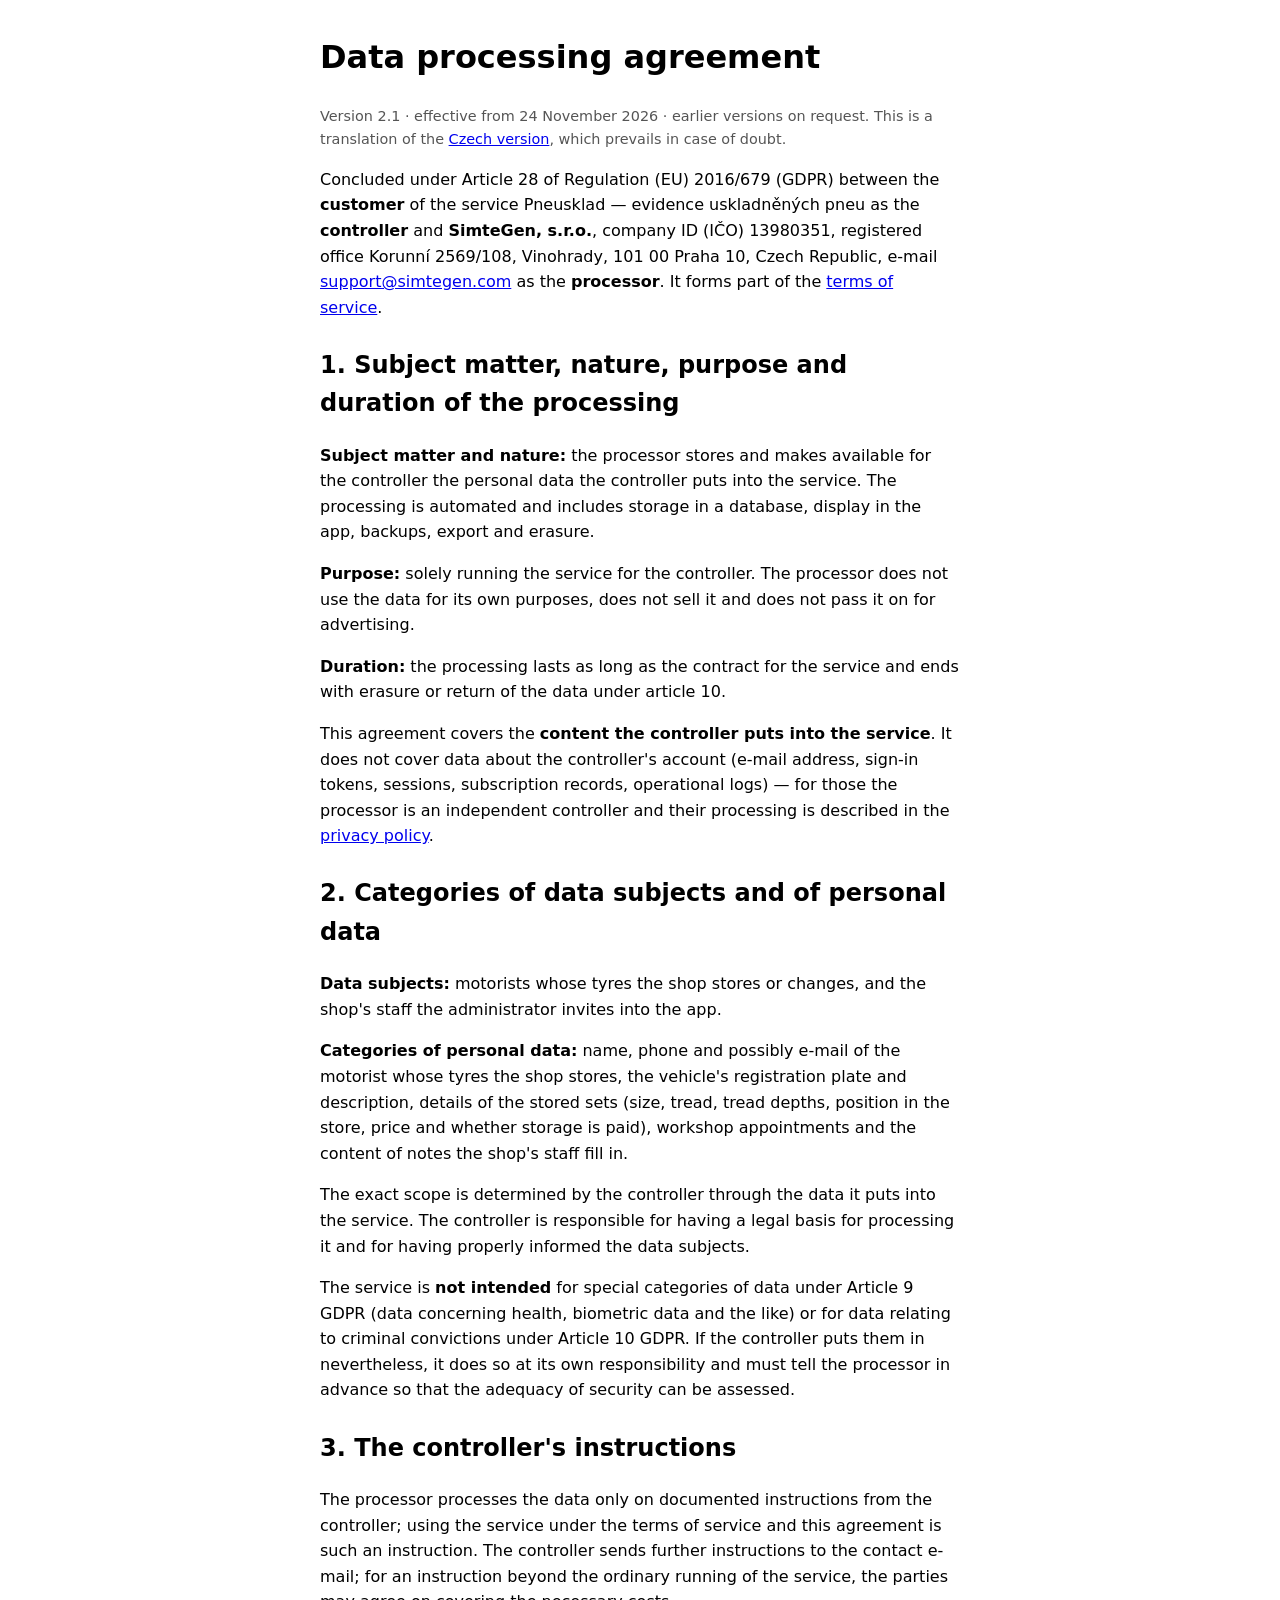
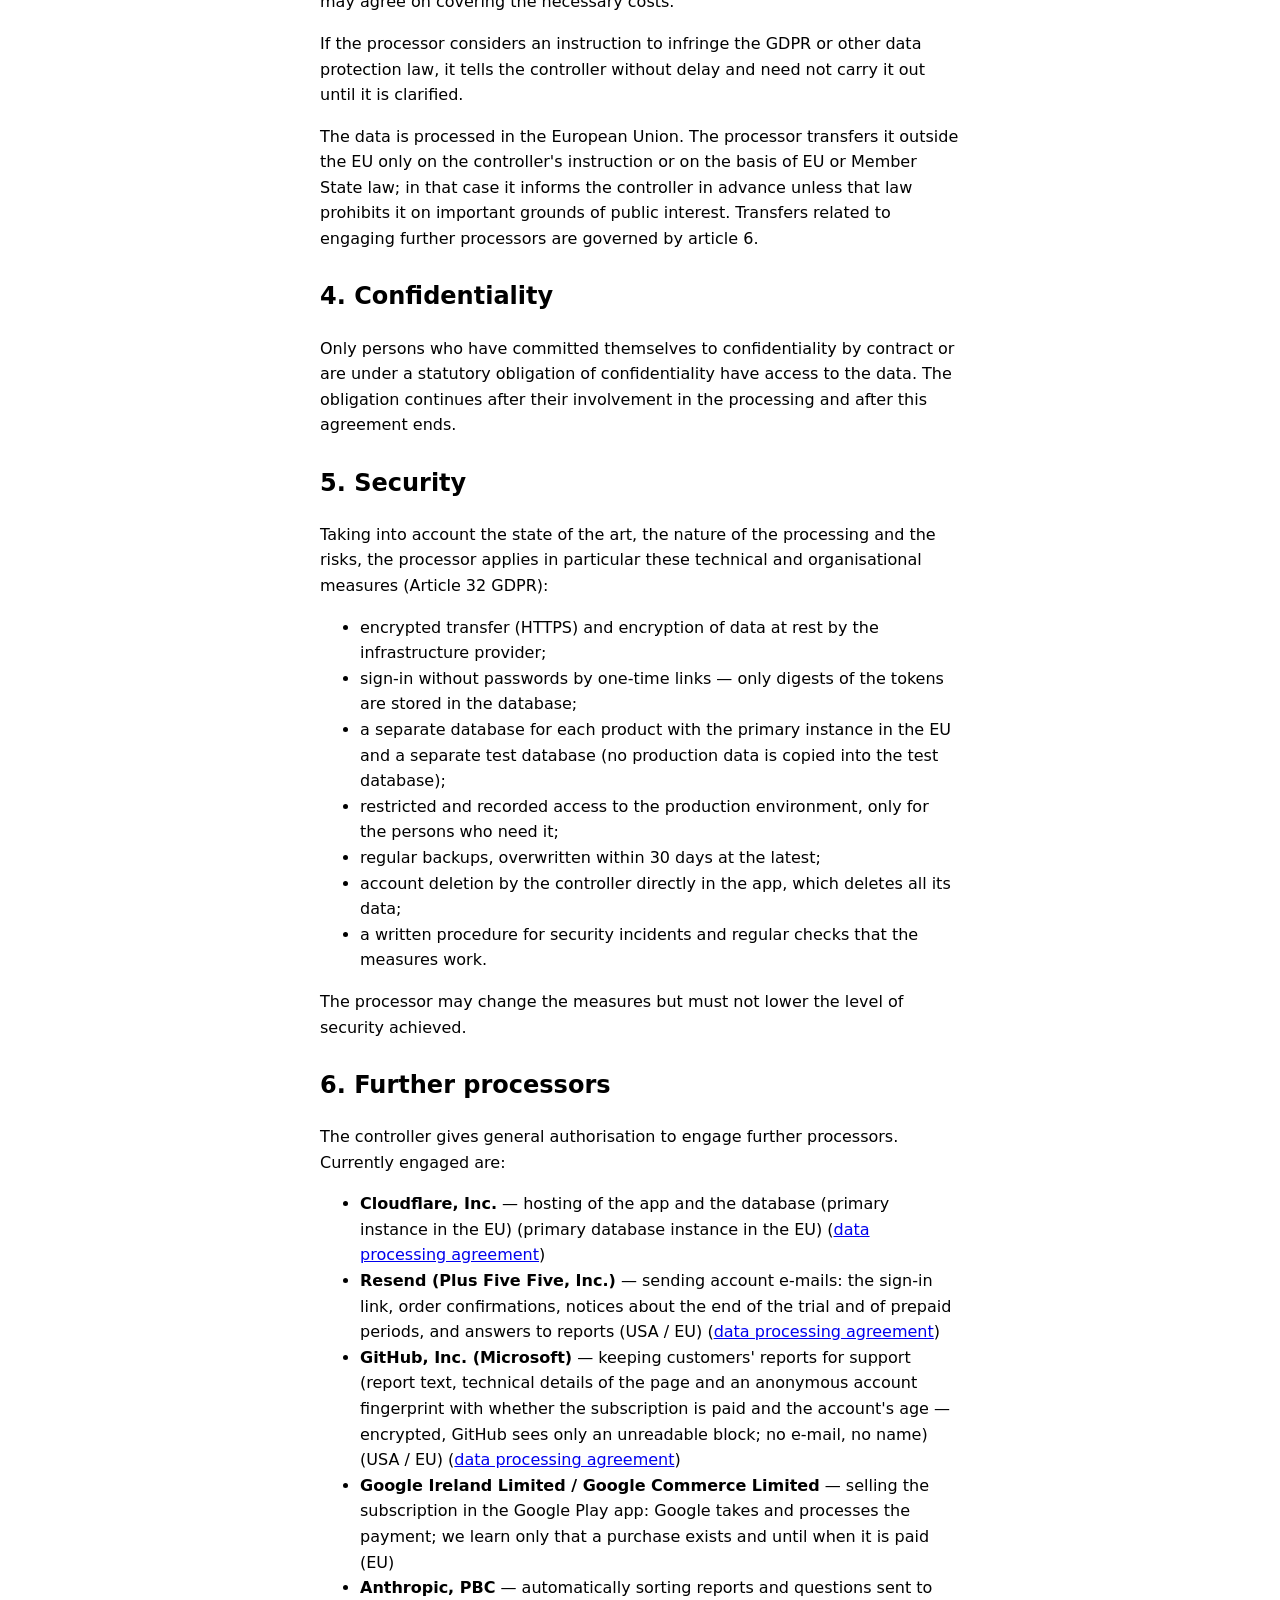
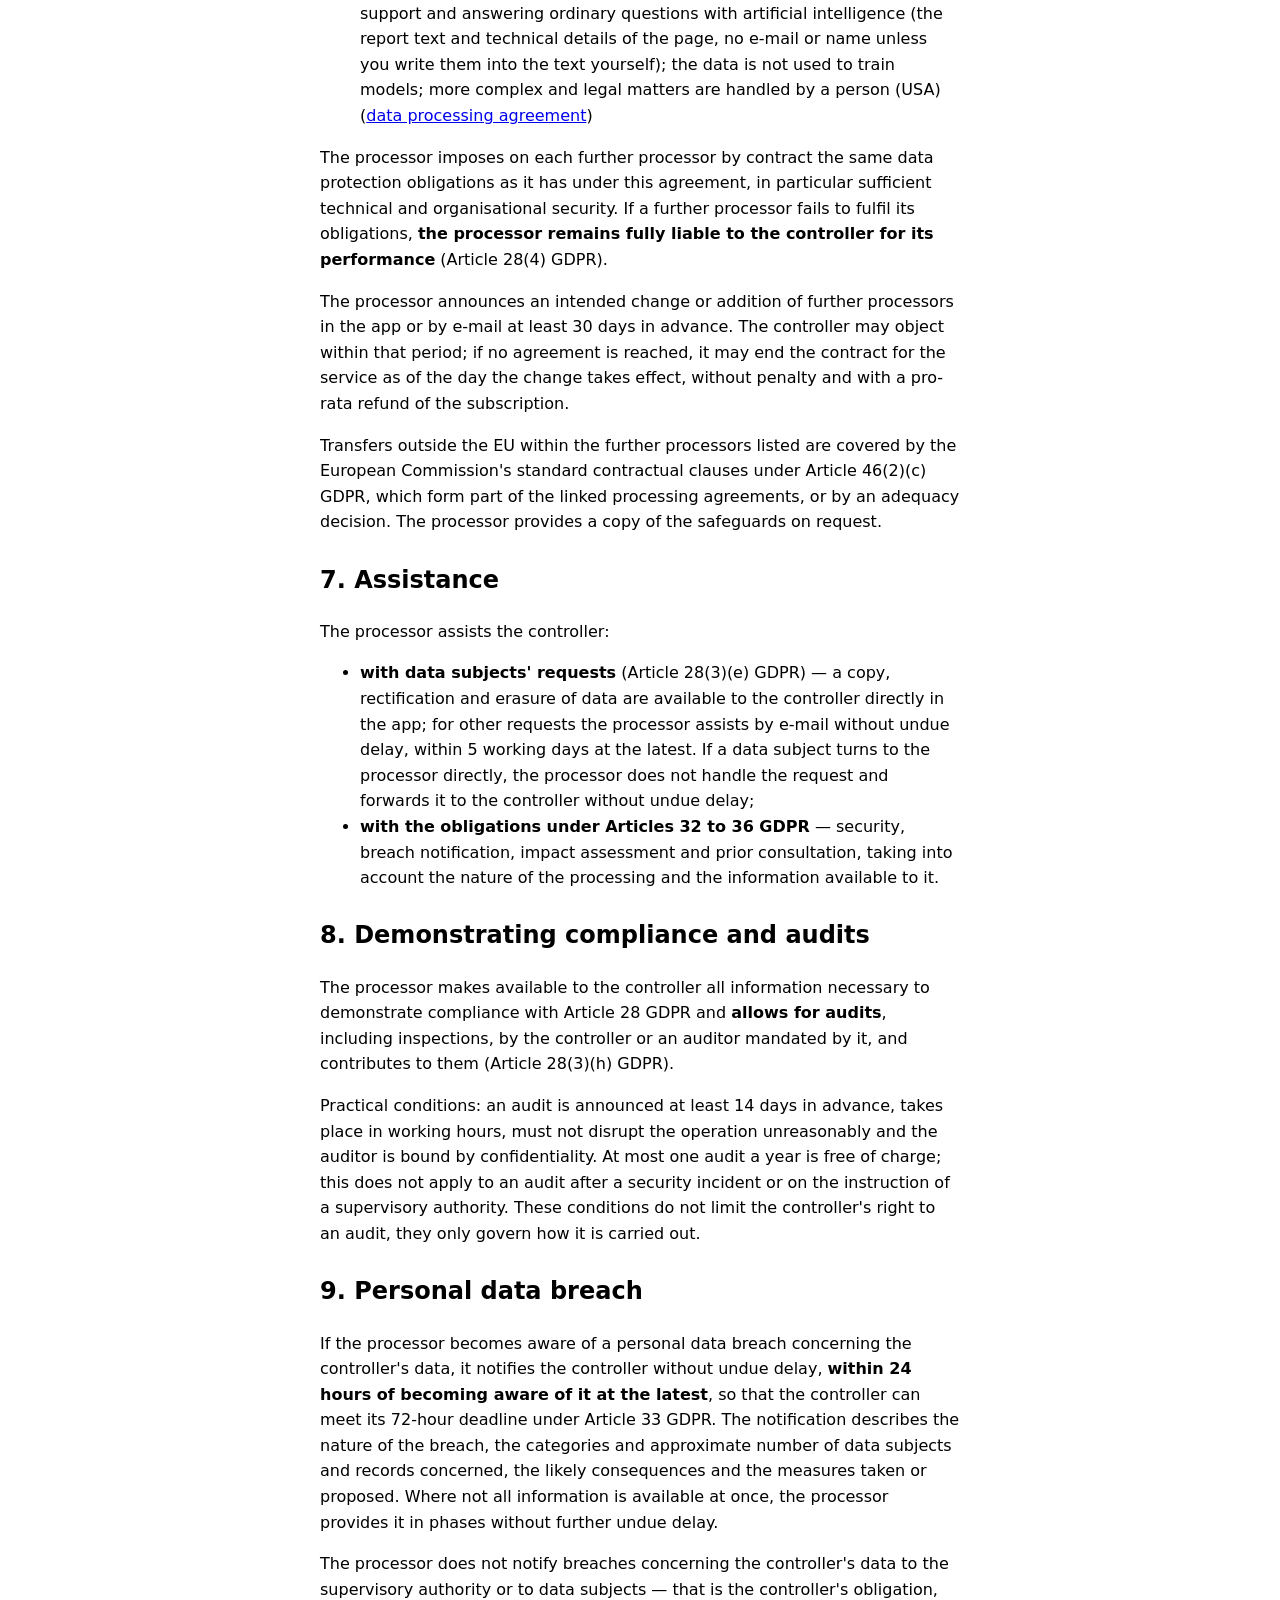
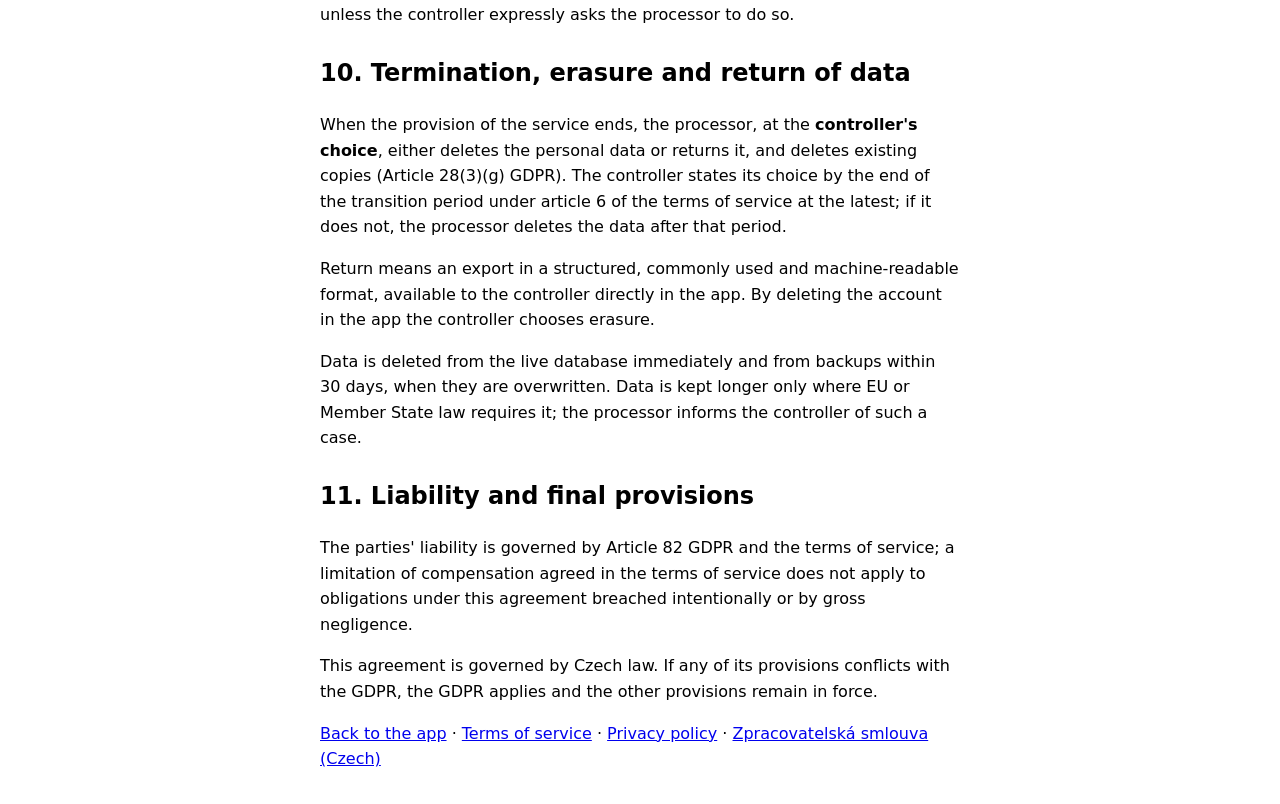
<file: web/data-processing-agreement.html>
<!doctype html>
<!-- GENEROVANÝ SOUBOR — neupravuj ručně. Zdroj: data-manifest.json, generátor: vykresli_zasady.py. -->
<html lang="en">
<head>
  <meta charset="utf-8">
  <meta name="viewport" content="width=device-width, initial-scale=1">
  <title>Data processing agreement — Pneusklad — evidence uskladněných pneu</title>
  <style>
    body { font-family: system-ui, sans-serif; max-width: 40rem; margin: 2rem auto; padding: 0 1rem; line-height: 1.6; }
    table { border-collapse: collapse; width: 100%; }
    th, td { text-align: left; padding: 0.4rem 0.6rem; border-bottom: 1px solid #ccc; vertical-align: top; }
    h2 { margin-top: 1.6rem; }
    .doplnit { background: #ffe8e8; border-bottom: 2px solid #c00; padding: 0 0.2rem; font-weight: 600; }
    .meta { font-size: 0.9rem; color: #555; }
    .spotrebitel { border-left: 3px solid #2b6cb0; background: #eef5fb; padding: 0.6rem 0.9rem; }
    .formular { border: 1px solid #999; padding: 1rem 1.2rem; }
  </style>
</head>
<body>
  <h1>Data processing agreement</h1>
  <p class="meta">Version 2.1 · effective from 24 November 2026 · earlier versions on request. This is a translation of the <a href="zpracovatelska-smlouva.html">Czech version</a>, which prevails in case of doubt.</p>

  <p>Concluded under Article 28 of Regulation (EU) 2016/679 (GDPR) between the <strong>customer</strong> of
  the service Pneusklad — evidence uskladněných pneu as the <strong>controller</strong> and <strong>SimteGen, s.r.o.</strong>, company ID (IČO) 13980351, registered office Korunní 2569/108, Vinohrady, 101 00 Praha 10, Czech Republic, e-mail <a href="mailto:support@simtegen.com">support@simtegen.com</a>
  as the <strong>processor</strong>. It forms part of the <a href="terms.html">terms of service</a>.</p>

  <h2>1. Subject matter, nature, purpose and duration of the processing</h2>
  <p><strong>Subject matter and nature:</strong> the processor stores and makes available for the controller
  the personal data the controller puts into the service. The processing is automated and includes storage
  in a database, display in the app, backups, export and erasure.</p>
  <p><strong>Purpose:</strong> solely running the service for the controller. The processor does not use the
  data for its own purposes, does not sell it and does not pass it on for advertising.</p>
  <p><strong>Duration:</strong> the processing lasts as long as the contract for the service and ends with
  erasure or return of the data under article 10.</p>
  <p>This agreement covers the <strong>content the controller puts into the service</strong>. It does not
  cover data about the controller's account (e-mail address, sign-in tokens, sessions, subscription records,
  operational logs) — for those the processor is an independent controller and their processing is described
  in the <a href="privacy.html">privacy policy</a>.</p>

  <h2>2. Categories of data subjects and of personal data</h2>
  <p><strong>Data subjects:</strong> motorists whose tyres the shop stores or changes, and the shop's staff the administrator invites into the app.</p>
  <p><strong>Categories of personal data:</strong> name, phone and possibly e-mail of the motorist whose tyres the shop stores, the vehicle's registration plate and description, details of the stored sets (size, tread, tread depths, position in the store, price and whether storage is paid), workshop appointments and the content of notes the shop's staff fill in.</p>
  <p>The exact scope is determined by the controller through the data it puts into the service. The
  controller is responsible for having a legal basis for processing it and for having properly informed the
  data subjects.</p>
  <p>The service is <strong>not intended</strong> for special categories of data under Article 9 GDPR (data
  concerning health, biometric data and the like) or for data relating to criminal convictions under
  Article 10 GDPR. If the controller puts them in nevertheless, it does so at its own responsibility and
  must tell the processor in advance so that the adequacy of security can be assessed.</p>

  <h2>3. The controller's instructions</h2>
  <p>The processor processes the data only on documented instructions from the controller; using the service
  under the terms of service and this agreement is such an instruction. The controller sends further
  instructions to the contact e-mail; for an instruction beyond the ordinary running of the service, the
  parties may agree on covering the necessary costs.</p>
  <p>If the processor considers an instruction to infringe the GDPR or other data protection law, it tells the
  controller without delay and need not carry it out until it is clarified.</p>
  <p>The data is processed in the European Union. The processor transfers it outside the EU only on the
  controller's instruction or on the basis of EU or Member State law; in that case it informs the controller
  in advance unless that law prohibits it on important grounds of public interest. Transfers related to
  engaging further processors are governed by article 6.</p>

  <h2>4. Confidentiality</h2>
  <p>Only persons who have committed themselves to confidentiality by contract or are under a statutory
  obligation of confidentiality have access to the data. The obligation continues after their involvement
  in the processing and after this agreement ends.</p>

  <h2>5. Security</h2>
  <p>Taking into account the state of the art, the nature of the processing and the risks, the processor
  applies in particular these technical and organisational measures (Article 32 GDPR):</p>
  <ul>
    <li>encrypted transfer (HTTPS) and encryption of data at rest by the infrastructure provider;</li>
    <li>sign-in without passwords by one-time links — only digests of the tokens are stored in the
    database;</li>
    <li>a separate database for each product with the primary instance in the EU and a separate test database
    (no production data is copied into the test database);</li>
    <li>restricted and recorded access to the production environment, only for the persons who need it;</li>
    <li>regular backups, overwritten within 30 days at the latest;</li>
    <li>account deletion by the controller directly in the app, which deletes all its data;</li>
    <li>a written procedure for security incidents and regular checks that the measures work.</li>
  </ul>
  <p>The processor may change the measures but must not lower the level of security achieved.</p>

  <h2>6. Further processors</h2>
  <p>The controller gives general authorisation to engage further processors. Currently engaged are:</p>
  <ul>
    <li><strong>Cloudflare, Inc.</strong> — hosting of the app and the database (primary instance in the EU) (primary database instance in the EU) (<a href="https://www.cloudflare.com/cloudflare-customer-dpa/">data processing agreement</a>)</li>
    <li><strong>Resend (Plus Five Five, Inc.)</strong> — sending account e-mails: the sign-in link, order confirmations, notices about the end of the trial and of prepaid periods, and answers to reports (USA / EU) (<a href="https://resend.com/legal/dpa">data processing agreement</a>)</li>
    <li><strong>GitHub, Inc. (Microsoft)</strong> — keeping customers' reports for support (report text, technical details of the page and an anonymous account fingerprint with whether the subscription is paid and the account's age — encrypted, GitHub sees only an unreadable block; no e-mail, no name) (USA / EU) (<a href="https://github.com/customer-terms/github-data-protection-agreement">data processing agreement</a>)</li>
    <li><strong>Google Ireland Limited / Google Commerce Limited</strong> — selling the subscription in the Google Play app: Google takes and processes the payment; we learn only that a purchase exists and until when it is paid (EU)</li>
    <li><strong>Anthropic, PBC</strong> — automatically sorting reports and questions sent to support and answering ordinary questions with artificial intelligence (the report text and technical details of the page, no e-mail or name unless you write them into the text yourself); the data is not used to train models; more complex and legal matters are handled by a person (USA) (<a href="https://www.anthropic.com/legal/data-processing-addendum">data processing agreement</a>)</li>
  </ul>
  <p>The processor imposes on each further processor by contract the same data protection obligations as it
  has under this agreement, in particular sufficient technical and organisational security. If a further
  processor fails to fulfil its obligations, <strong>the processor remains fully liable to the controller
  for its performance</strong> (Article 28(4) GDPR).</p>
  <p>The processor announces an intended change or addition of further processors in the app or by e-mail at
  least 30 days in advance. The controller may object within that period; if no agreement is reached, it may
  end the contract for the service as of the day the change takes effect, without penalty and with a pro-rata
  refund of the subscription.</p>
  <p>Transfers outside the EU within the further processors listed are covered by the European Commission's
  standard contractual clauses under Article 46(2)(c) GDPR, which form part of the linked processing
  agreements, or by an adequacy decision. The processor provides a copy of the safeguards on request.</p>

  <h2>7. Assistance</h2>
  <p>The processor assists the controller:</p>
  <ul>
    <li><strong>with data subjects' requests</strong> (Article 28(3)(e) GDPR) — a copy, rectification and
    erasure of data are available to the controller directly in the app; for other requests the processor
    assists by e-mail without undue delay, within 5 working days at the latest. If a data subject turns to the
    processor directly, the processor does not handle the request and forwards it to the controller without
    undue delay;</li>
    <li><strong>with the obligations under Articles 32 to 36 GDPR</strong> — security, breach notification,
    impact assessment and prior consultation, taking into account the nature of the processing and the
    information available to it.</li>
  </ul>

  <h2>8. Demonstrating compliance and audits</h2>
  <p>The processor makes available to the controller all information necessary to demonstrate compliance with
  Article 28 GDPR and <strong>allows for audits</strong>, including inspections, by the controller or an
  auditor mandated by it, and contributes to them (Article 28(3)(h) GDPR).</p>
  <p>Practical conditions: an audit is announced at least 14 days in advance, takes place in working hours,
  must not disrupt the operation unreasonably and the auditor is bound by confidentiality. At most one audit
  a year is free of charge; this does not apply to an audit after a security incident or on the instruction of
  a supervisory authority. These conditions do not limit the controller's right to an audit, they only
  govern how it is carried out.</p>

  <h2>9. Personal data breach</h2>
  <p>If the processor becomes aware of a personal data breach concerning the controller's data, it notifies
  the controller without undue delay, <strong>within 24 hours of becoming aware of it at the latest</strong>,
  so that the controller can meet its 72-hour deadline under Article 33 GDPR. The notification describes the
  nature of the breach, the categories and approximate number of data subjects and records concerned, the
  likely consequences and the measures taken or proposed. Where not all information is available at once,
  the processor provides it in phases without further undue delay.</p>
  <p>The processor does not notify breaches concerning the controller's data to the supervisory authority or
  to data subjects — that is the controller's obligation, unless the controller expressly asks the processor
  to do so.</p>

  <h2>10. Termination, erasure and return of data</h2>
  <p>When the provision of the service ends, the processor, at the <strong>controller's choice</strong>,
  either deletes the personal data or returns it, and deletes existing copies (Article 28(3)(g) GDPR). The
  controller states its choice by the end of the transition period under article 6 of the terms of service at
  the latest; if it does not, the processor deletes the data after that period.</p>
  <p>Return means an export in a structured, commonly used and machine-readable format, available to the
  controller directly in the app. By deleting the account in the app the controller chooses erasure.</p>
  <p>Data is deleted from the live database immediately and from backups within 30 days, when they are
  overwritten. Data is kept longer only where EU or Member State law requires it; the processor informs the
  controller of such a case.</p>

  <h2>11. Liability and final provisions</h2>
  <p>The parties' liability is governed by Article 82 GDPR and the terms of service; a limitation of
  compensation agreed in the terms of service does not apply to obligations under this agreement breached
  intentionally or by gross negligence.</p>
  <p>This agreement is governed by Czech law. If any of its provisions conflicts with the GDPR, the GDPR
  applies and the other provisions remain in force.</p>

  <p><a href="index.html">Back to the app</a> ·
  <a href="terms.html">Terms of service</a> ·
  <a href="privacy.html">Privacy policy</a> ·
  <a href="zpracovatelska-smlouva.html">Zpracovatelská smlouva (Czech)</a></p>
</body>
</html>
</file>
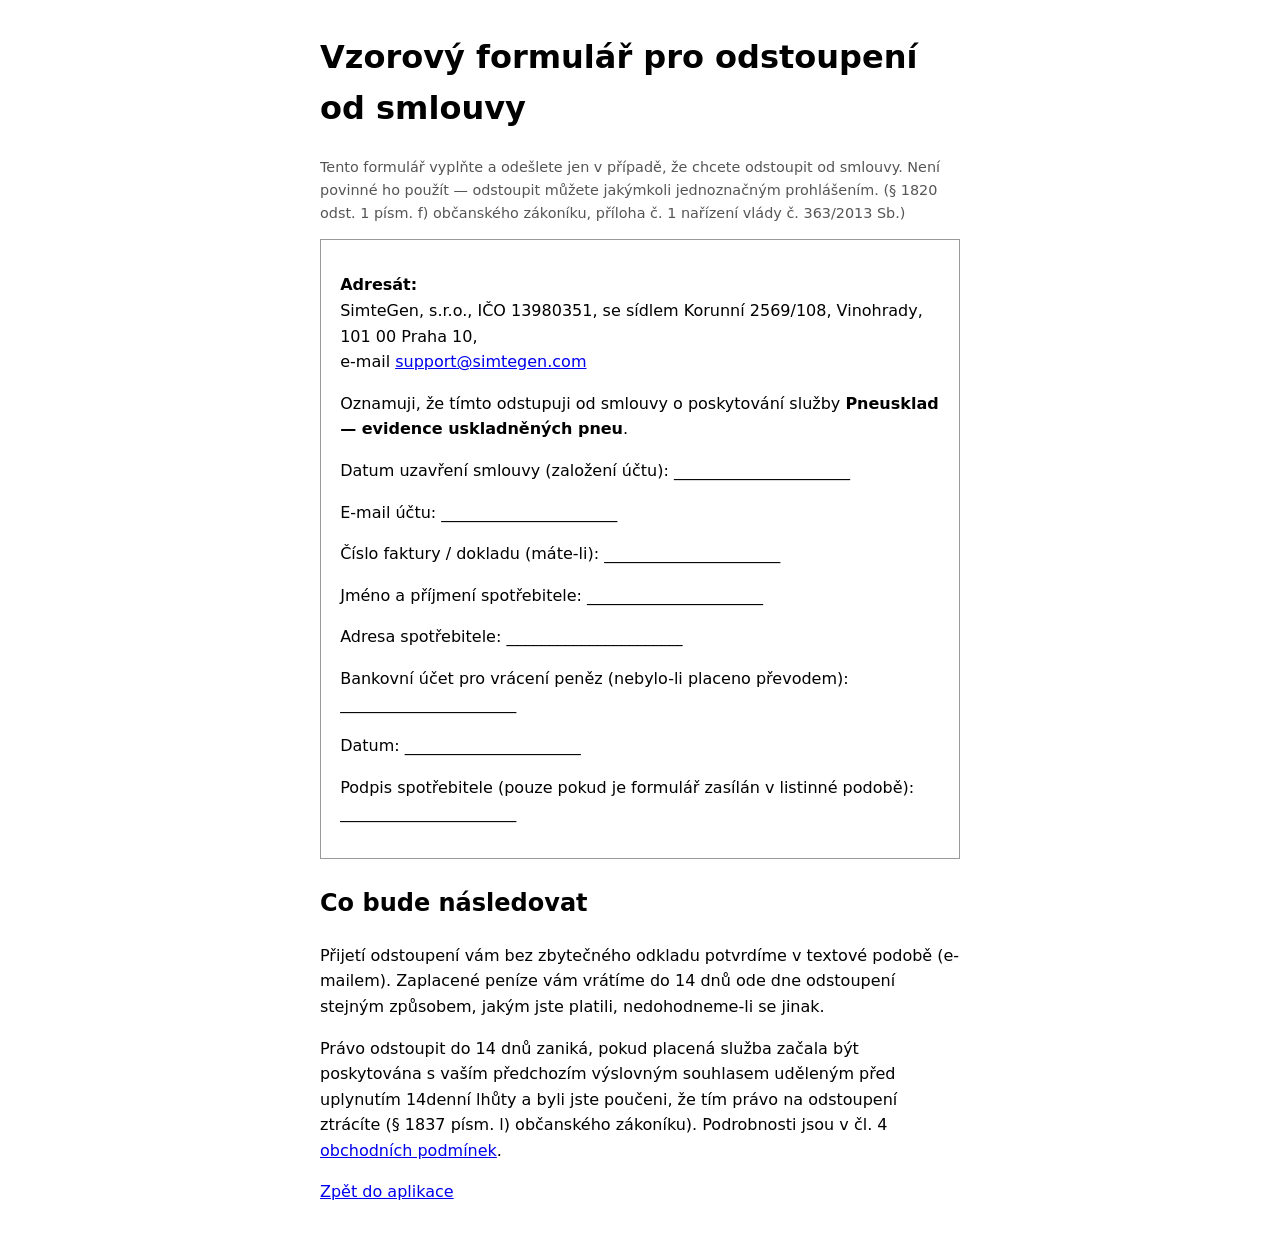
<file: web/odstoupeni-formular.html>
<!doctype html>
<!-- GENEROVANÝ SOUBOR — neupravuj ručně. Zdroj: data-manifest.json, generátor: vykresli_zasady.py. -->
<html lang="cs">
<head>
  <meta charset="utf-8">
  <meta name="viewport" content="width=device-width, initial-scale=1">
  <title>Vzorový formulář pro odstoupení od smlouvy — Pneusklad — evidence uskladněných pneu</title>
  <style>
    body { font-family: system-ui, sans-serif; max-width: 40rem; margin: 2rem auto; padding: 0 1rem; line-height: 1.6; }
    table { border-collapse: collapse; width: 100%; }
    th, td { text-align: left; padding: 0.4rem 0.6rem; border-bottom: 1px solid #ccc; vertical-align: top; }
    h2 { margin-top: 1.6rem; }
    .doplnit { background: #ffe8e8; border-bottom: 2px solid #c00; padding: 0 0.2rem; font-weight: 600; }
    .meta { font-size: 0.9rem; color: #555; }
    .spotrebitel { border-left: 3px solid #2b6cb0; background: #eef5fb; padding: 0.6rem 0.9rem; }
    .formular { border: 1px solid #999; padding: 1rem 1.2rem; }
  </style>
</head>
<body>
  <h1>Vzorový formulář pro odstoupení od smlouvy</h1>
  <p class="meta">Tento formulář vyplňte a odešlete jen v případě, že chcete odstoupit
  od smlouvy. Není povinné ho použít — odstoupit můžete jakýmkoli jednoznačným prohlášením.
  (§ 1820 odst. 1 písm. f) občanského zákoníku, příloha č. 1 nařízení vlády č. 363/2013 Sb.)</p>

  <div class="formular">
  <p><strong>Adresát:</strong><br>
  SimteGen, s.r.o., IČO 13980351,
  se sídlem Korunní 2569/108, Vinohrady, 101 00 Praha 10,<br>
  e-mail <a href="mailto:support@simtegen.com">support@simtegen.com</a></p>

  <p>Oznamuji, že tímto odstupuji od smlouvy o poskytování služby
  <strong>Pneusklad — evidence uskladněných pneu</strong>.</p>

  <p>Datum uzavření smlouvy (založení účtu): ______________________</p>
  <p>E-mail účtu: ______________________</p>
  <p>Číslo faktury / dokladu (máte-li): ______________________</p>
  <p>Jméno a příjmení spotřebitele: ______________________</p>
  <p>Adresa spotřebitele: ______________________</p>
  <p>Bankovní účet pro vrácení peněz (nebylo-li placeno převodem): ______________________</p>
  <p>Datum: ______________________</p>
  <p>Podpis spotřebitele (pouze pokud je formulář zasílán v listinné podobě): ______________________</p>
  </div>

  <h2>Co bude následovat</h2>
  <p>Přijetí odstoupení vám bez zbytečného odkladu potvrdíme v textové podobě
  (e-mailem). Zaplacené peníze vám vrátíme do 14 dnů ode dne odstoupení stejným způsobem,
  jakým jste platili, nedohodneme-li se jinak.</p>
  <p>Právo odstoupit do 14 dnů zaniká, pokud placená služba začala být poskytována
  s vaším předchozím výslovným souhlasem uděleným před uplynutím 14denní lhůty
  a byli jste poučeni, že tím právo na odstoupení ztrácíte
  (§ 1837 písm. l) občanského zákoníku). Podrobnosti jsou v čl. 4
  <a href="podminky.html">obchodních podmínek</a>.</p>

  <p><a href="index.html">Zpět do aplikace</a></p>
</body>
</html>
</file>
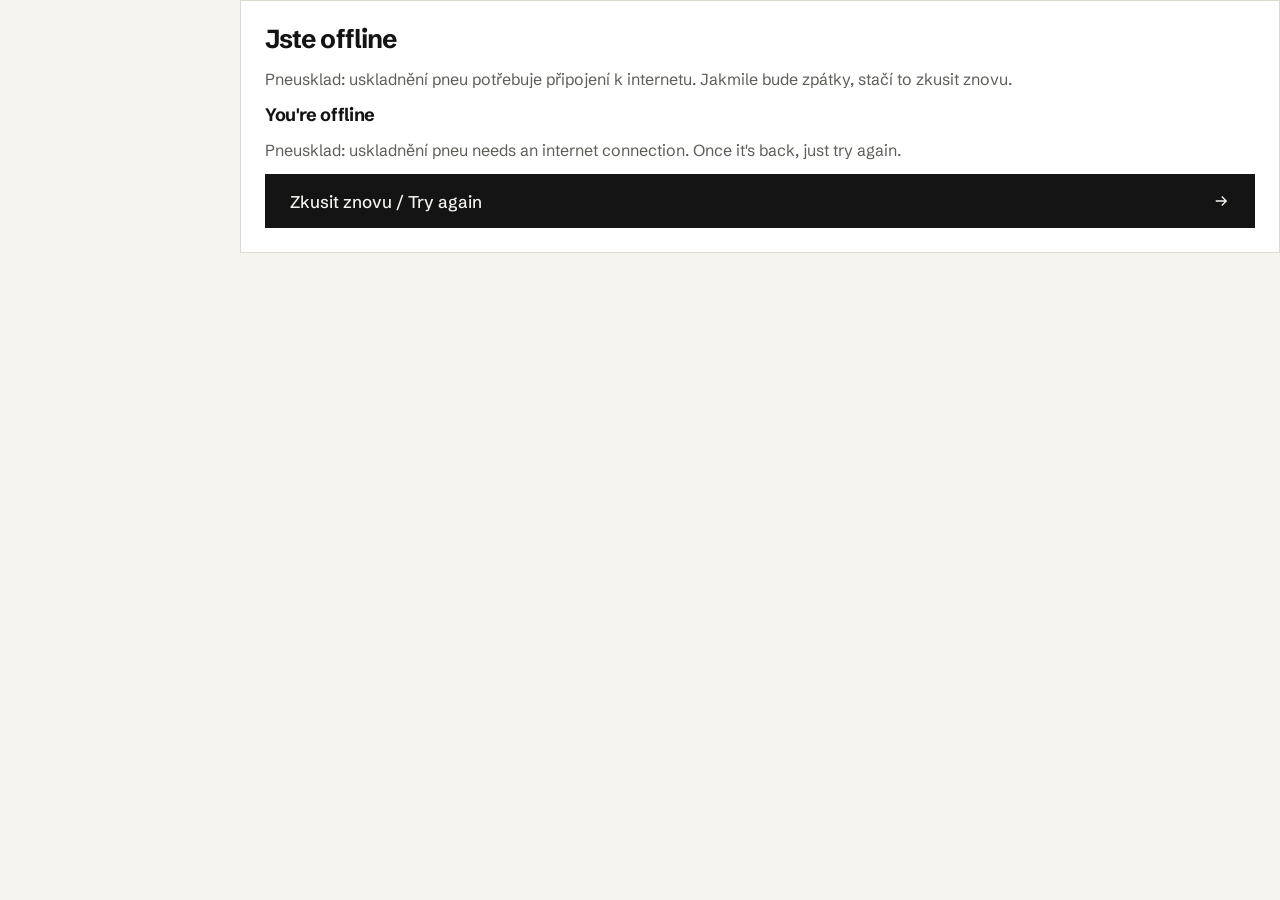
<file: web/offline.html>
<!doctype html>
<html lang="cs">
<head>
  <meta charset="utf-8">
  <meta name="viewport" content="width=device-width, initial-scale=1, viewport-fit=cover">
  <meta name="theme-color" content="#c2410c">
  <title>Pneusklad: uskladnění pneu — bez připojení / offline</title>
  <link rel="stylesheet" href="styl.css">
  <link rel="stylesheet" href="produkt.css">
</head>
<body class="appka">
  <main class="obrazovka aktivni">
    <div class="karta">
      <h1>Jste offline</h1>
      <p>Pneusklad: uskladnění pneu potřebuje připojení k internetu. Jakmile bude zpátky, stačí to zkusit znovu.</p>
      <h2 lang="en">You're offline</h2>
      <p lang="en">Pneusklad: uskladnění pneu needs an internet connection. Once it's back, just try again.</p>
      <button class="tlacitko" onclick="location.reload()">Zkusit znovu / Try again</button>
    </div>
  </main>
</body>
</html>
</file>
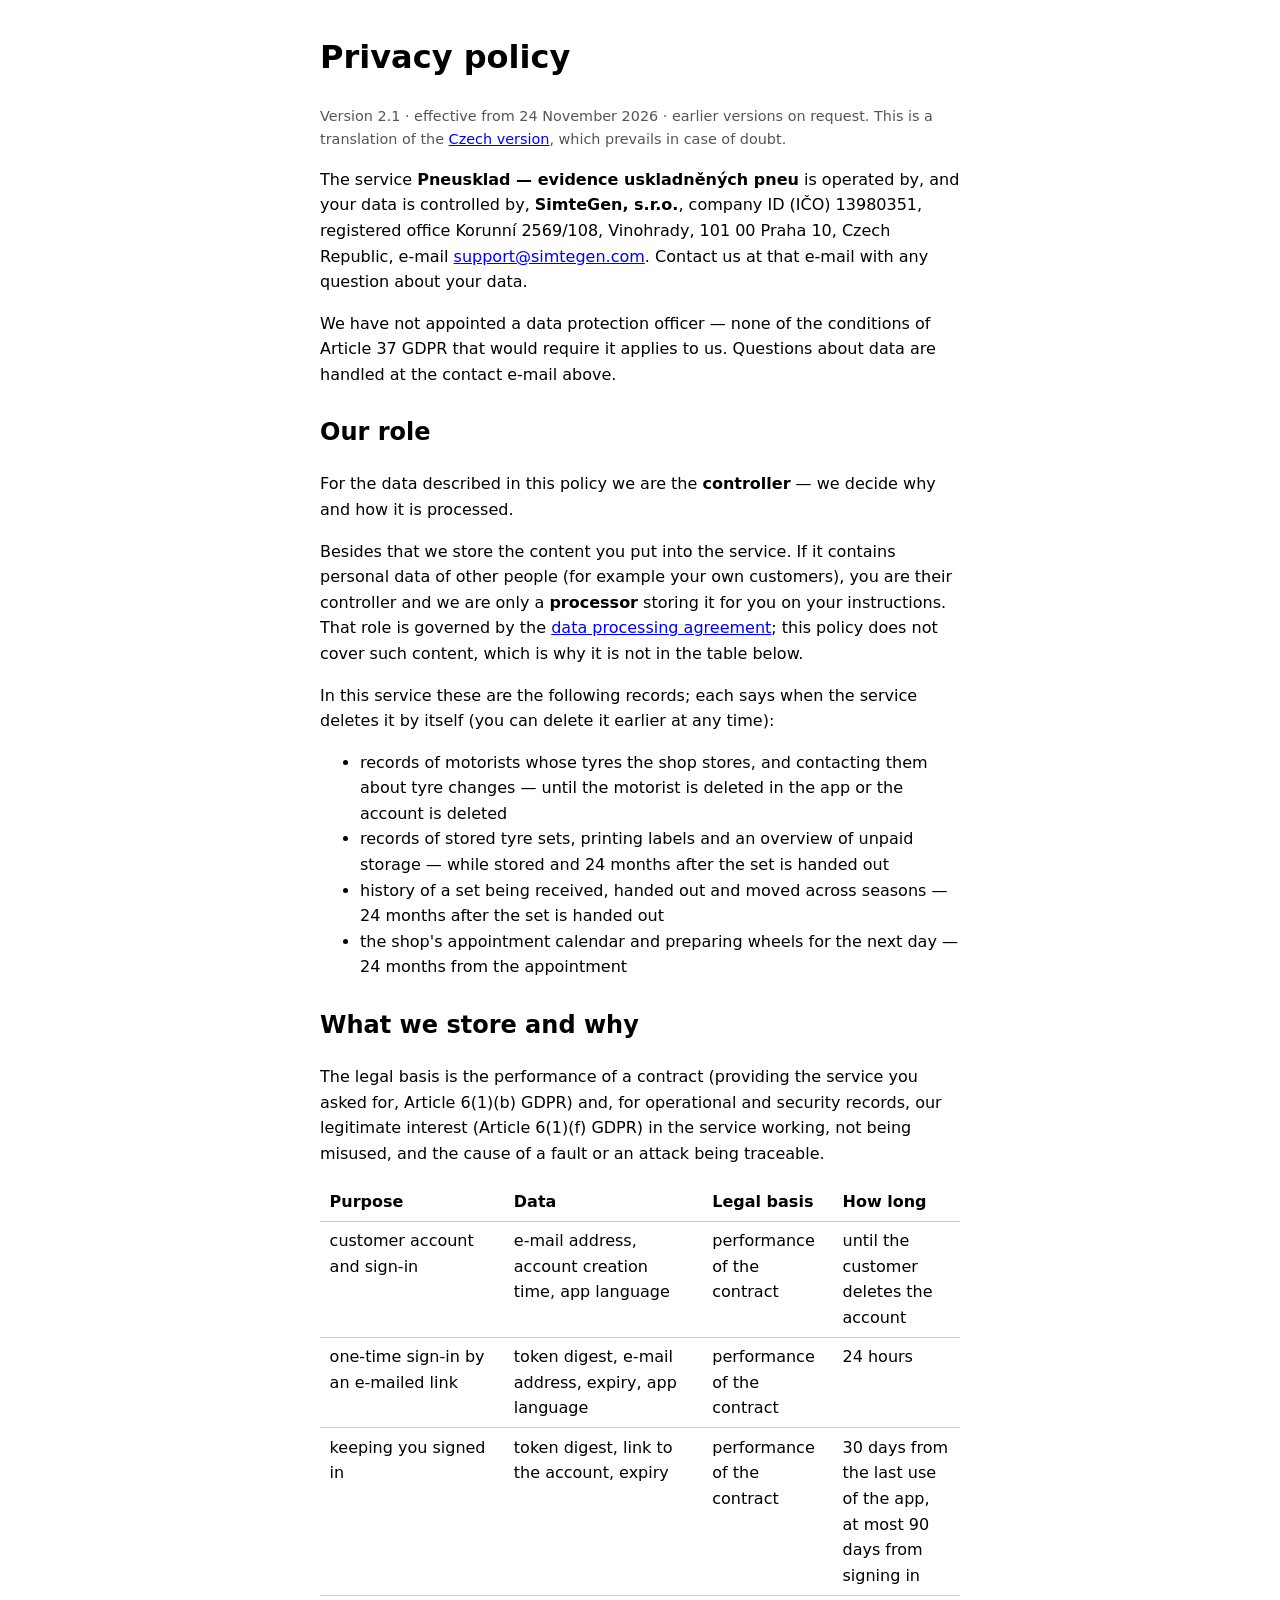
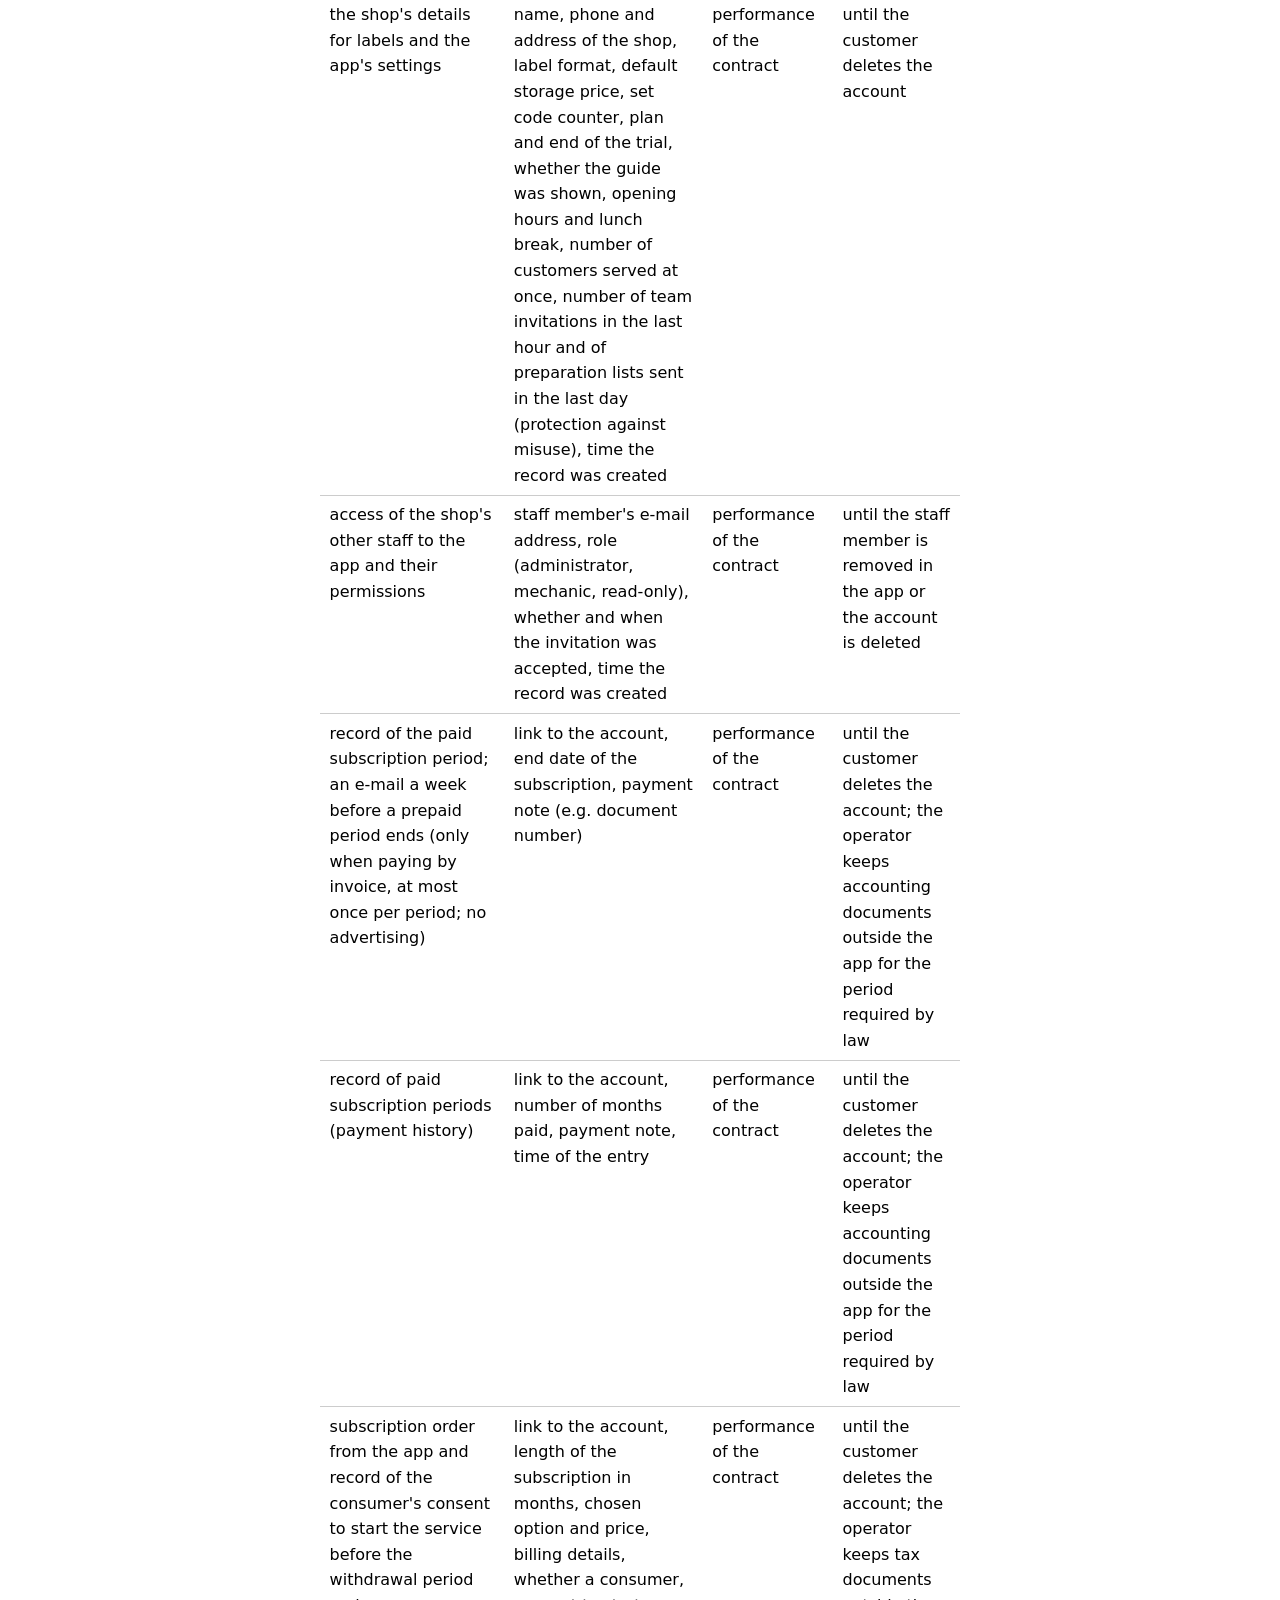
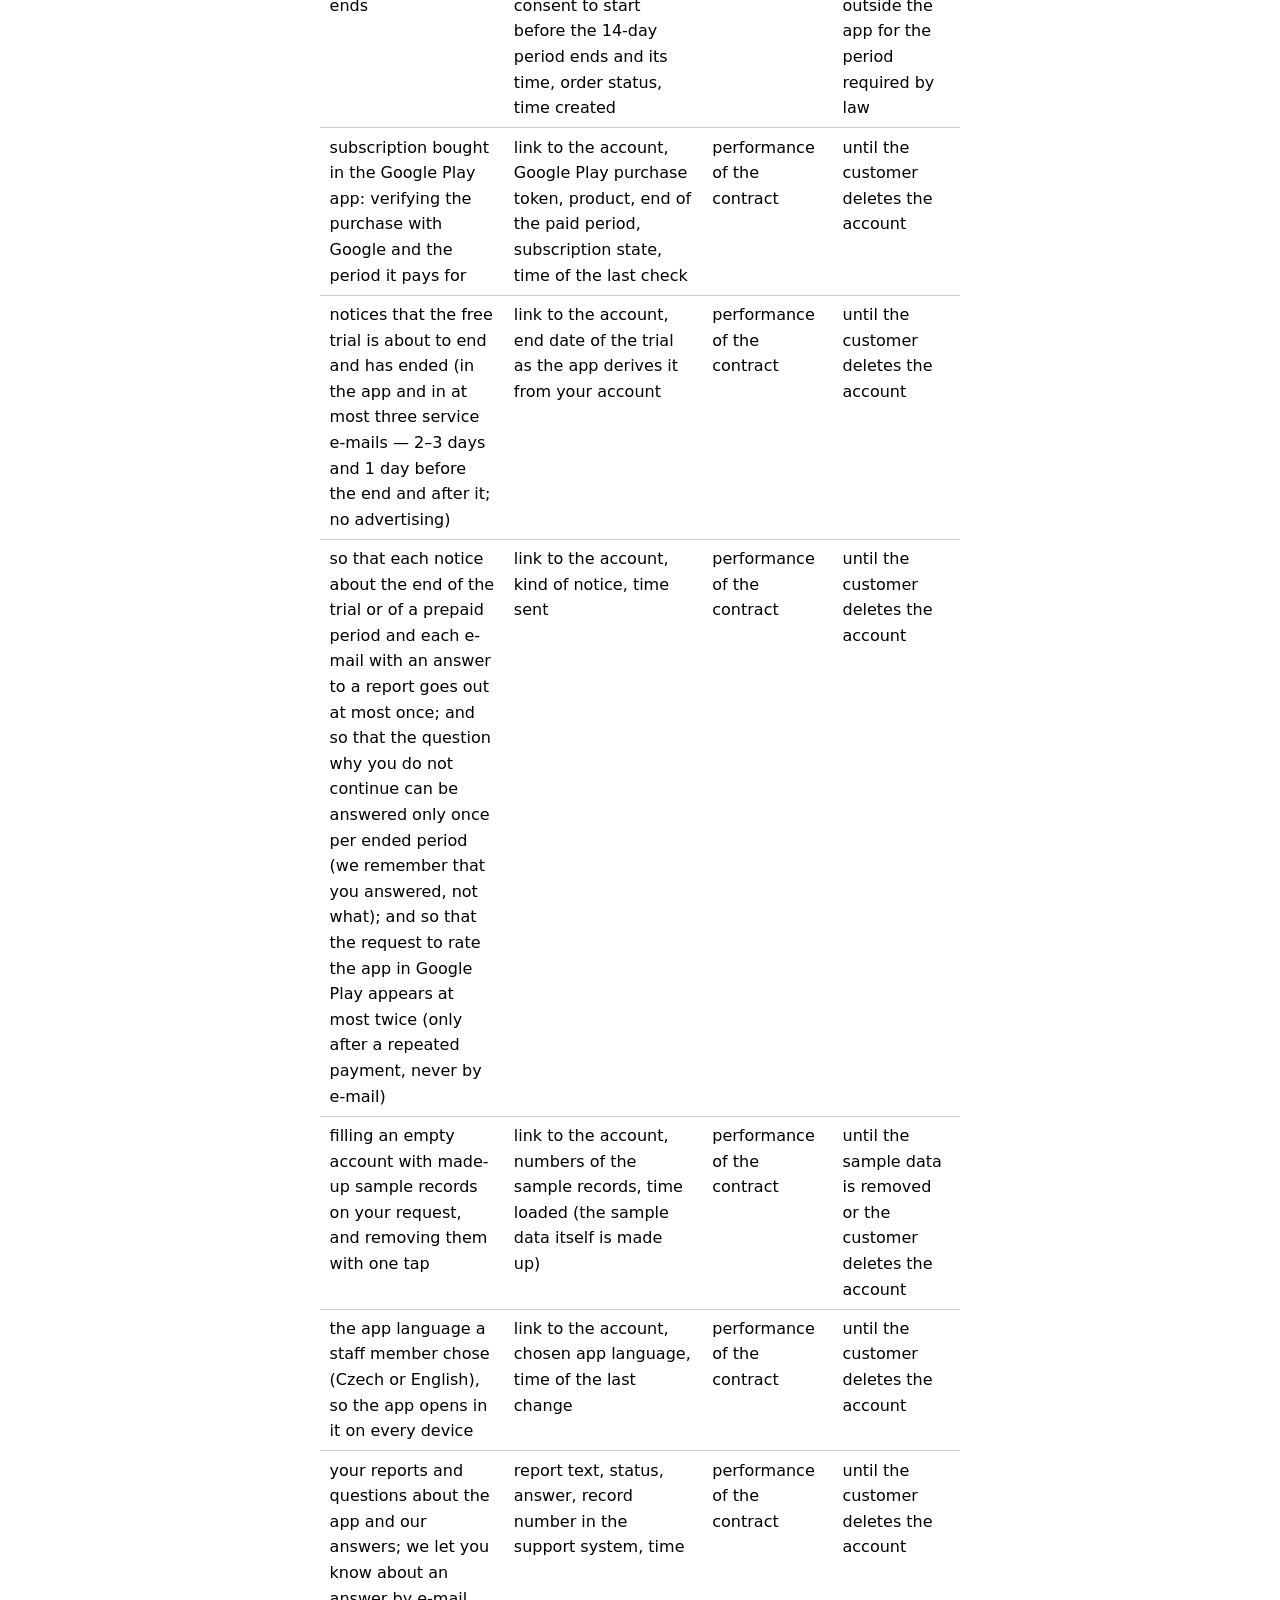
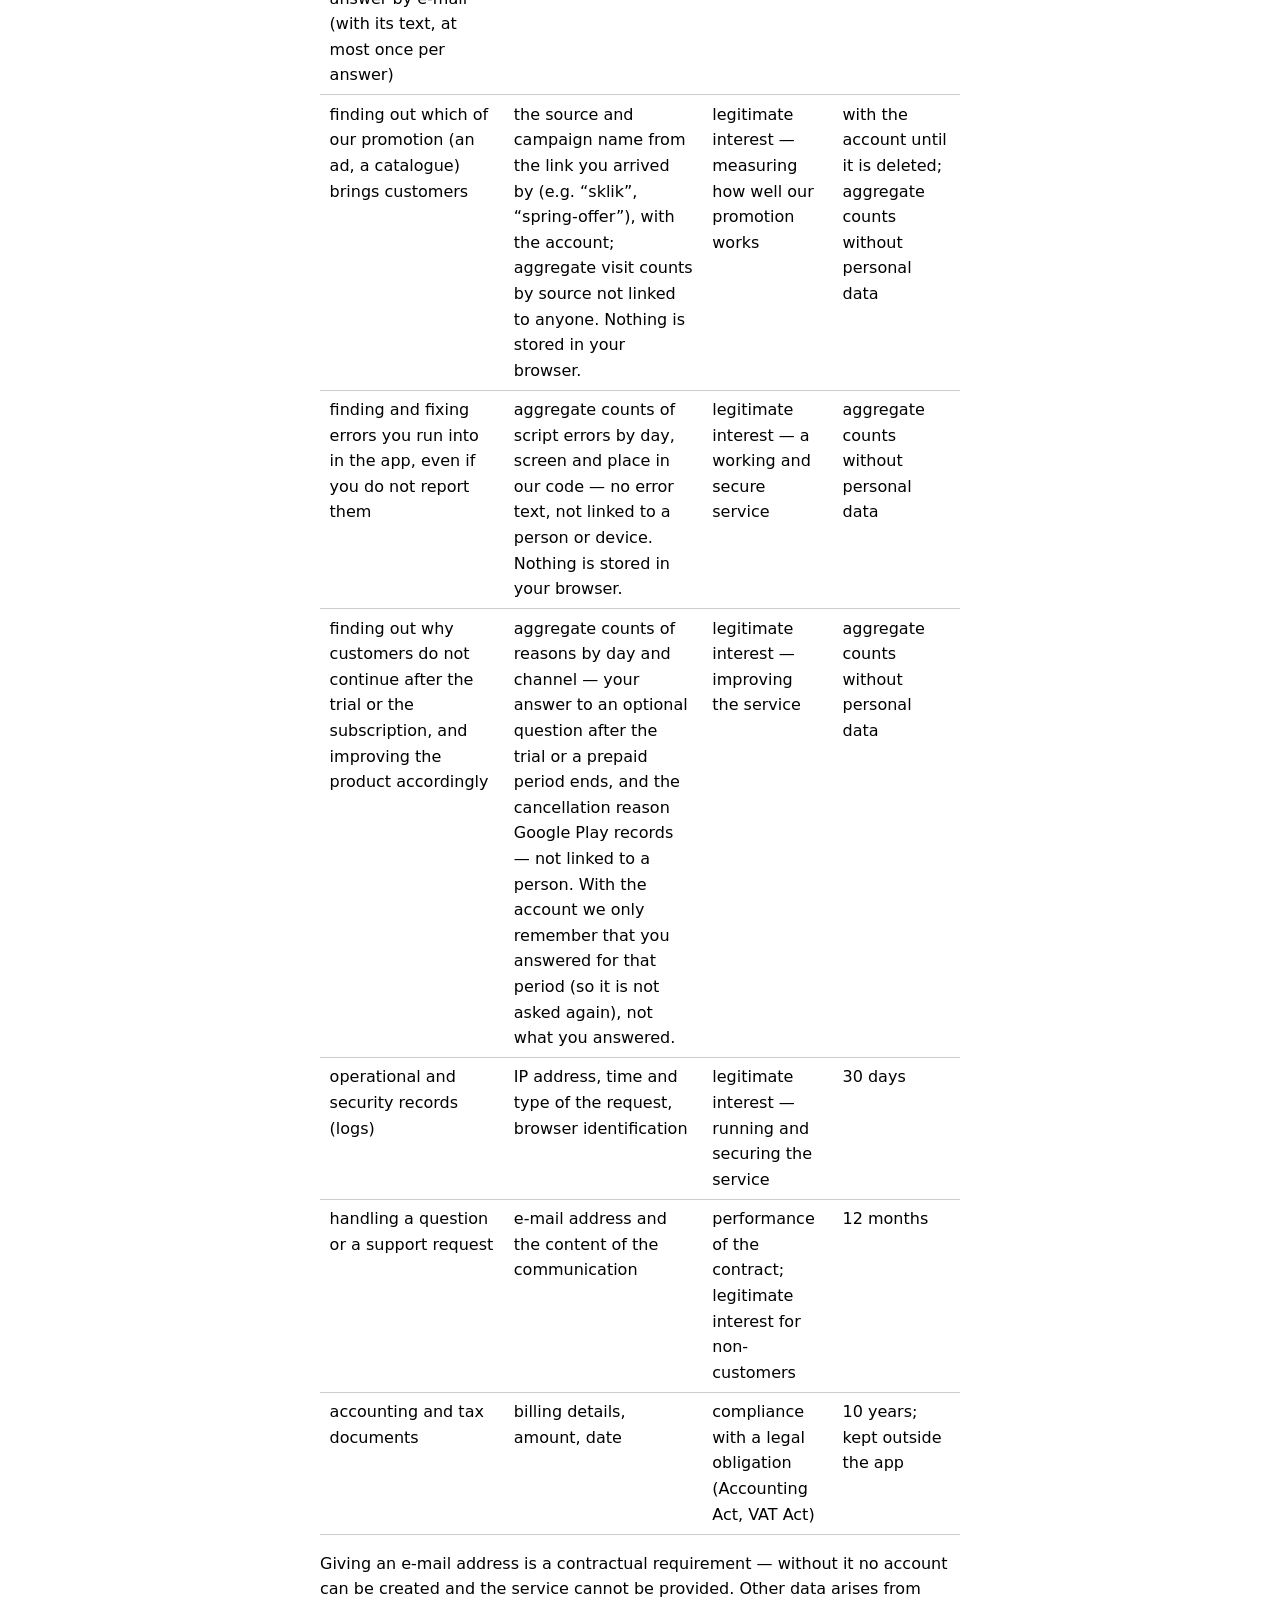
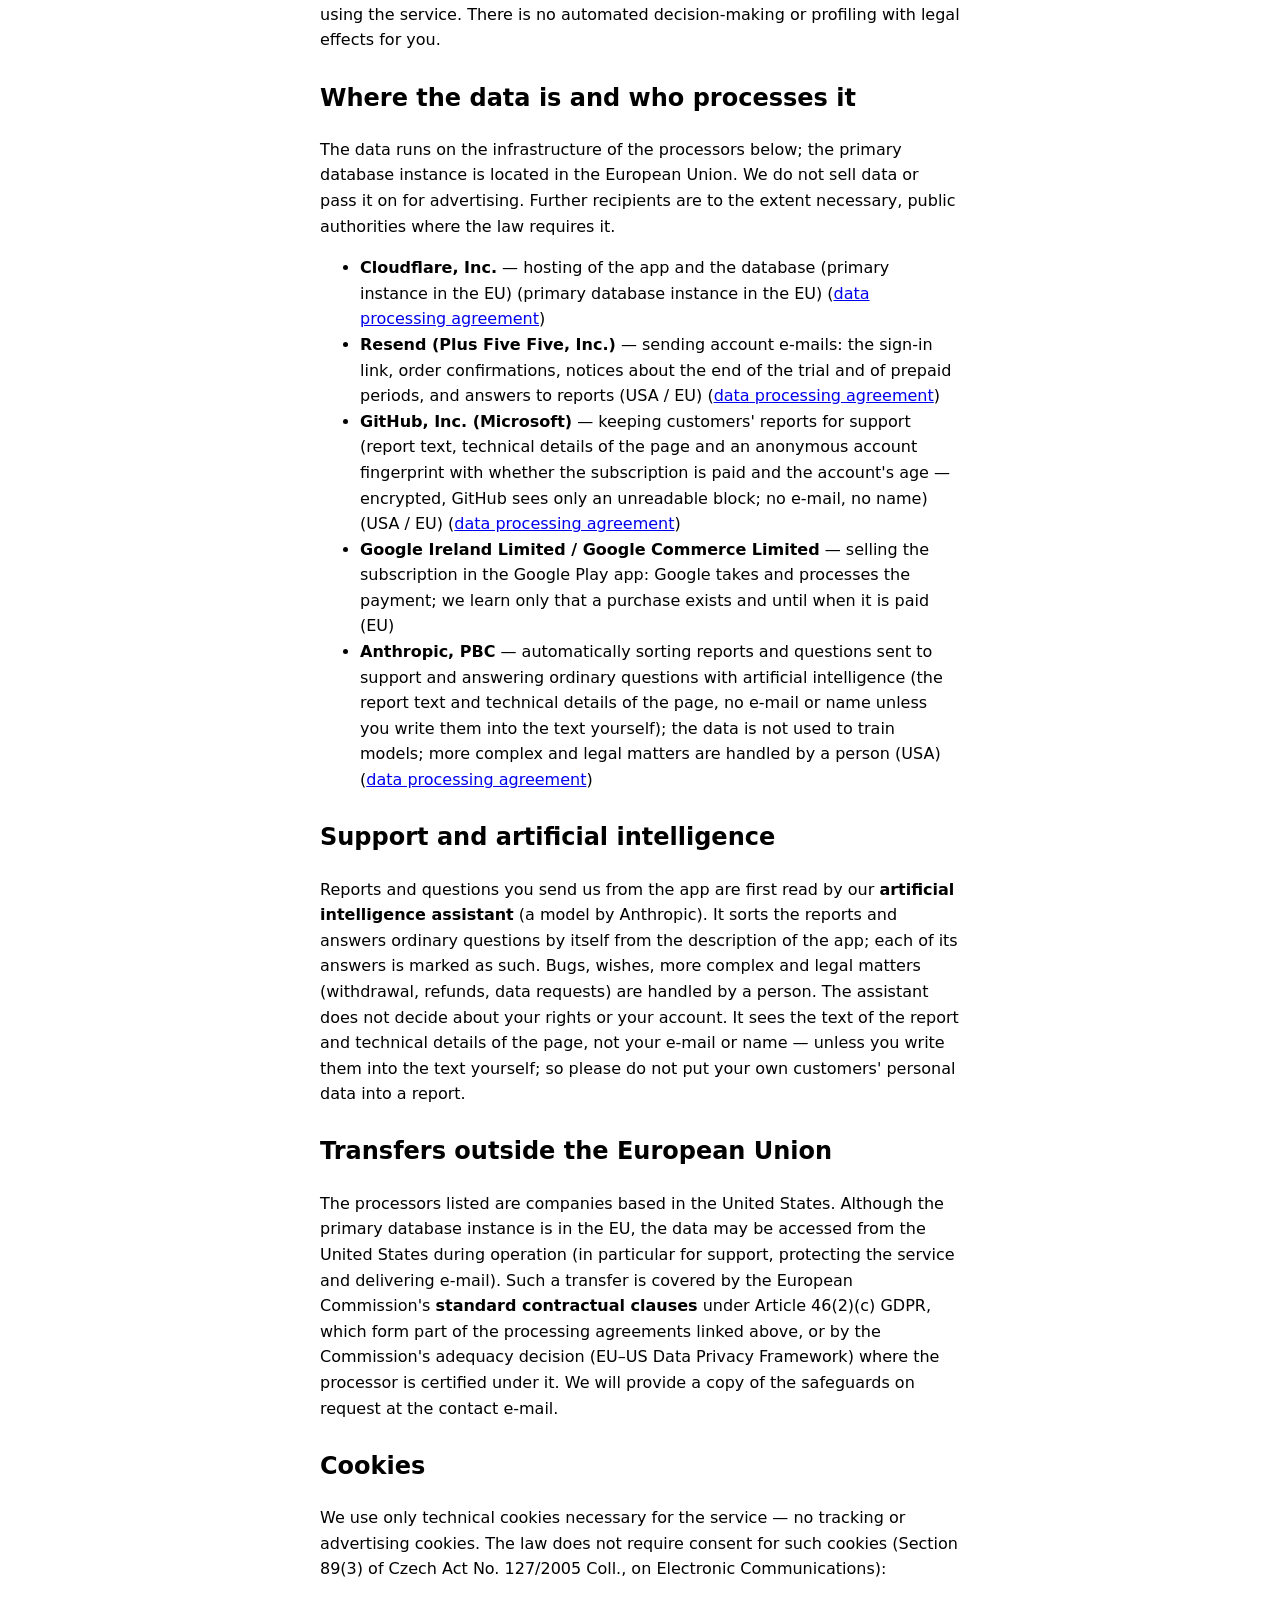
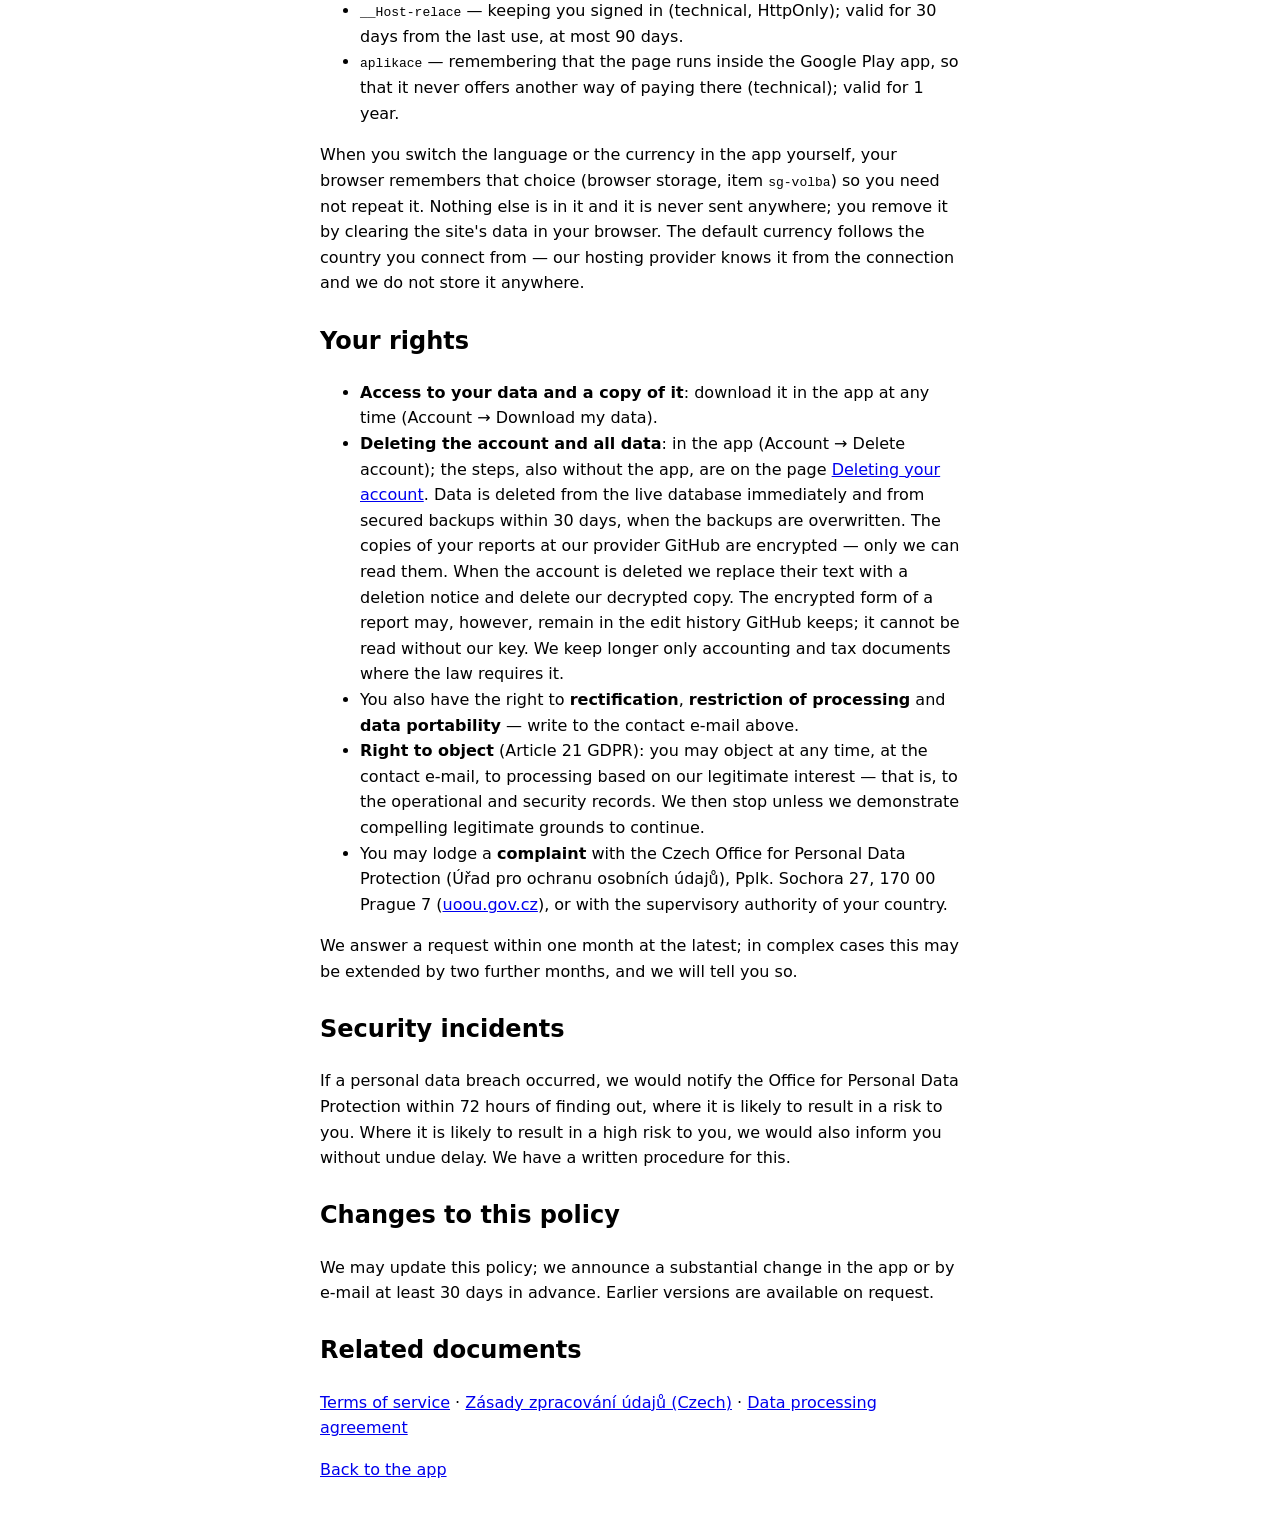
<file: web/privacy.html>
<!doctype html>
<!-- GENEROVANÝ SOUBOR — neupravuj ručně. Zdroj: data-manifest.json, generátor: vykresli_zasady.py. -->
<html lang="en">
<head>
  <meta charset="utf-8">
  <meta name="viewport" content="width=device-width, initial-scale=1">
  <title>Privacy policy — Pneusklad — evidence uskladněných pneu</title>
  <style>
    body { font-family: system-ui, sans-serif; max-width: 40rem; margin: 2rem auto; padding: 0 1rem; line-height: 1.6; }
    table { border-collapse: collapse; width: 100%; }
    th, td { text-align: left; padding: 0.4rem 0.6rem; border-bottom: 1px solid #ccc; vertical-align: top; }
    h2 { margin-top: 1.6rem; }
    .doplnit { background: #ffe8e8; border-bottom: 2px solid #c00; padding: 0 0.2rem; font-weight: 600; }
    .meta { font-size: 0.9rem; color: #555; }
    .spotrebitel { border-left: 3px solid #2b6cb0; background: #eef5fb; padding: 0.6rem 0.9rem; }
    .formular { border: 1px solid #999; padding: 1rem 1.2rem; }
  </style>
</head>
<body>
  <h1>Privacy policy</h1>
  <p class="meta">Version 2.1 · effective from 24 November 2026 · earlier versions on request. This is a translation of the <a href="zasady.html">Czech version</a>, which prevails in case of doubt.</p>

  <p>The service <strong>Pneusklad — evidence uskladněných pneu</strong> is operated by, and your data is controlled by,
  <strong>SimteGen, s.r.o.</strong>, company ID (IČO) 13980351, registered office Korunní 2569/108, Vinohrady, 101 00 Praha 10, Czech Republic, e-mail <a href="mailto:support@simtegen.com">support@simtegen.com</a>. Contact us at that e-mail with any question about your data.</p>
  <p>We have not appointed a data protection officer — none of the conditions of Article 37 GDPR that
  would require it applies to us. Questions about data are handled at the contact e-mail above.</p>

  <h2>Our role</h2>
  <p>For the data described in this policy we are the <strong>controller</strong> — we decide why and
  how it is processed.</p>
  <p>Besides that we store the content you put into the service. If it contains personal data of other
  people (for example your own customers), you are their controller and we are only a
  <strong>processor</strong> storing it for you on your instructions. That role is governed by the
  <a href="data-processing-agreement.html">data processing agreement</a>; this policy does not
  cover such content, which is why it is not in the table below.</p>
  <p>In this service these are the following records; each says when the service deletes it by itself
  (you can delete it earlier at any time):</p>
  <ul>
    <li>records of motorists whose tyres the shop stores, and contacting them about tyre changes — until the motorist is deleted in the app or the account is deleted</li>
    <li>records of stored tyre sets, printing labels and an overview of unpaid storage — while stored and 24 months after the set is handed out</li>
    <li>history of a set being received, handed out and moved across seasons — 24 months after the set is handed out</li>
    <li>the shop's appointment calendar and preparing wheels for the next day — 24 months from the appointment</li>
  </ul>

  <h2>What we store and why</h2>
  <p>The legal basis is the performance of a contract (providing the service you asked for, Article 6(1)(b)
  GDPR) and, for operational and security records, our legitimate interest (Article 6(1)(f) GDPR) in the
  service working, not being misused, and the cause of a fault or an attack being traceable.</p>
  <table>
    <thead>
      <tr><th>Purpose</th><th>Data</th><th>Legal basis</th><th>How long</th></tr>
    </thead>
    <tbody>
      <tr><td>customer account and sign-in</td><td>e-mail address, account creation time, app language</td><td>performance of the contract</td><td>until the customer deletes the account</td></tr>
      <tr><td>one-time sign-in by an e-mailed link</td><td>token digest, e-mail address, expiry, app language</td><td>performance of the contract</td><td>24 hours</td></tr>
      <tr><td>keeping you signed in</td><td>token digest, link to the account, expiry</td><td>performance of the contract</td><td>30 days from the last use of the app, at most 90 days from signing in</td></tr>
      <tr><td>the shop's details for labels and the app's settings</td><td>name, phone and address of the shop, label format, default storage price, set code counter, plan and end of the trial, whether the guide was shown, opening hours and lunch break, number of customers served at once, number of team invitations in the last hour and of preparation lists sent in the last day (protection against misuse), time the record was created</td><td>performance of the contract</td><td>until the customer deletes the account</td></tr>
      <tr><td>access of the shop's other staff to the app and their permissions</td><td>staff member's e-mail address, role (administrator, mechanic, read-only), whether and when the invitation was accepted, time the record was created</td><td>performance of the contract</td><td>until the staff member is removed in the app or the account is deleted</td></tr>
      <tr><td>record of the paid subscription period; an e-mail a week before a prepaid period ends (only when paying by invoice, at most once per period; no advertising)</td><td>link to the account, end date of the subscription, payment note (e.g. document number)</td><td>performance of the contract</td><td>until the customer deletes the account; the operator keeps accounting documents outside the app for the period required by law</td></tr>
      <tr><td>record of paid subscription periods (payment history)</td><td>link to the account, number of months paid, payment note, time of the entry</td><td>performance of the contract</td><td>until the customer deletes the account; the operator keeps accounting documents outside the app for the period required by law</td></tr>
      <tr><td>subscription order from the app and record of the consumer's consent to start the service before the withdrawal period ends</td><td>link to the account, length of the subscription in months, chosen option and price, billing details, whether a consumer, consent to start before the 14-day period ends and its time, order status, time created</td><td>performance of the contract</td><td>until the customer deletes the account; the operator keeps tax documents outside the app for the period required by law</td></tr>
      <tr><td>subscription bought in the Google Play app: verifying the purchase with Google and the period it pays for</td><td>link to the account, Google Play purchase token, product, end of the paid period, subscription state, time of the last check</td><td>performance of the contract</td><td>until the customer deletes the account</td></tr>
      <tr><td>notices that the free trial is about to end and has ended (in the app and in at most three service e-mails — 2–3 days and 1 day before the end and after it; no advertising)</td><td>link to the account, end date of the trial as the app derives it from your account</td><td>performance of the contract</td><td>until the customer deletes the account</td></tr>
      <tr><td>so that each notice about the end of the trial or of a prepaid period and each e-mail with an answer to a report goes out at most once; and so that the question why you do not continue can be answered only once per ended period (we remember that you answered, not what); and so that the request to rate the app in Google Play appears at most twice (only after a repeated payment, never by e-mail)</td><td>link to the account, kind of notice, time sent</td><td>performance of the contract</td><td>until the customer deletes the account</td></tr>
      <tr><td>filling an empty account with made-up sample records on your request, and removing them with one tap</td><td>link to the account, numbers of the sample records, time loaded (the sample data itself is made up)</td><td>performance of the contract</td><td>until the sample data is removed or the customer deletes the account</td></tr>
      <tr><td>the app language a staff member chose (Czech or English), so the app opens in it on every device</td><td>link to the account, chosen app language, time of the last change</td><td>performance of the contract</td><td>until the customer deletes the account</td></tr>
      <tr><td>your reports and questions about the app and our answers; we let you know about an answer by e-mail (with its text, at most once per answer)</td><td>report text, status, answer, record number in the support system, time</td><td>performance of the contract</td><td>until the customer deletes the account</td></tr>
      <tr><td>finding out which of our promotion (an ad, a catalogue) brings customers</td><td>the source and campaign name from the link you arrived by (e.g. “sklik”, “spring-offer”), with the account; aggregate visit counts by source not linked to anyone. Nothing is stored in your browser.</td><td>legitimate interest — measuring how well our promotion works</td><td>with the account until it is deleted; aggregate counts without personal data</td></tr>
      <tr><td>finding and fixing errors you run into in the app, even if you do not report them</td><td>aggregate counts of script errors by day, screen and place in our code — no error text, not linked to a person or device. Nothing is stored in your browser.</td><td>legitimate interest — a working and secure service</td><td>aggregate counts without personal data</td></tr>
      <tr><td>finding out why customers do not continue after the trial or the subscription, and improving the product accordingly</td><td>aggregate counts of reasons by day and channel — your answer to an optional question after the trial or a prepaid period ends, and the cancellation reason Google Play records — not linked to a person. With the account we only remember that you answered for that period (so it is not asked again), not what you answered.</td><td>legitimate interest — improving the service</td><td>aggregate counts without personal data</td></tr>
      <tr><td>operational and security records (logs)</td><td>IP address, time and type of the request, browser identification</td><td>legitimate interest — running and securing the service</td><td>30 days</td></tr>
      <tr><td>handling a question or a support request</td><td>e-mail address and the content of the communication</td><td>performance of the contract; legitimate interest for non-customers</td><td>12 months</td></tr>
      <tr><td>accounting and tax documents</td><td>billing details, amount, date</td><td>compliance with a legal obligation (Accounting Act, VAT Act)</td><td>10 years; kept outside the app</td></tr>
    </tbody>
  </table>
  <p>Giving an e-mail address is a contractual requirement — without it no account can be created and the
  service cannot be provided. Other data arises from using the service. There is no automated
  decision-making or profiling with legal effects for you.</p>

  <h2>Where the data is and who processes it</h2>
  <p>The data runs on the infrastructure of the processors below; the primary database instance is located
  in the European Union. We do not sell data or pass it on for advertising. Further recipients are
  to the extent necessary, public authorities
  where the law requires it.</p>
  <ul>
    <li><strong>Cloudflare, Inc.</strong> — hosting of the app and the database (primary instance in the EU) (primary database instance in the EU) (<a href="https://www.cloudflare.com/cloudflare-customer-dpa/">data processing agreement</a>)</li>
    <li><strong>Resend (Plus Five Five, Inc.)</strong> — sending account e-mails: the sign-in link, order confirmations, notices about the end of the trial and of prepaid periods, and answers to reports (USA / EU) (<a href="https://resend.com/legal/dpa">data processing agreement</a>)</li>
    <li><strong>GitHub, Inc. (Microsoft)</strong> — keeping customers' reports for support (report text, technical details of the page and an anonymous account fingerprint with whether the subscription is paid and the account's age — encrypted, GitHub sees only an unreadable block; no e-mail, no name) (USA / EU) (<a href="https://github.com/customer-terms/github-data-protection-agreement">data processing agreement</a>)</li>
    <li><strong>Google Ireland Limited / Google Commerce Limited</strong> — selling the subscription in the Google Play app: Google takes and processes the payment; we learn only that a purchase exists and until when it is paid (EU)</li>
    <li><strong>Anthropic, PBC</strong> — automatically sorting reports and questions sent to support and answering ordinary questions with artificial intelligence (the report text and technical details of the page, no e-mail or name unless you write them into the text yourself); the data is not used to train models; more complex and legal matters are handled by a person (USA) (<a href="https://www.anthropic.com/legal/data-processing-addendum">data processing agreement</a>)</li>
  </ul>

  <h2>Support and artificial intelligence</h2>
  <p>Reports and questions you send us from the app are first read by our <strong>artificial
  intelligence assistant</strong> (a model by Anthropic). It sorts the reports and answers ordinary
  questions by itself from the description of the app; each of its answers is marked as such. Bugs,
  wishes, more complex and legal matters (withdrawal, refunds, data requests) are handled by a person. The
  assistant does not decide about your rights or your account. It sees the text of the report and
  technical details of the page, not your e-mail or name — unless you write them into the text yourself;
  so please do not put your own customers' personal data into a report.</p>

  <h2>Transfers outside the European Union</h2>
  <p>The processors listed are companies based in the United States. Although the primary database instance
  is in the EU, the data may be accessed from the United States during operation (in particular for support,
  protecting the service and delivering e-mail). Such a transfer is covered by the European Commission's
  <strong>standard contractual clauses</strong> under Article 46(2)(c) GDPR, which form part of the
  processing agreements linked above, or by the Commission's adequacy decision (EU–US Data Privacy
  Framework) where the processor is certified under it. We will provide a copy of the safeguards on request
  at the contact e-mail.</p>

  <h2>Cookies</h2>
  <p>We use only technical cookies necessary for the service — no tracking or advertising cookies. The law
  does not require consent for such cookies (Section 89(3) of Czech Act No. 127/2005 Coll.,
  on Electronic Communications):</p>
  <ul>
    <li><code>__Host-relace</code> — keeping you signed in (technical, HttpOnly); valid for 30 days from the last use, at most 90 days.</li>
    <li><code>aplikace</code> — remembering that the page runs inside the Google Play app, so that it never offers another way of paying there (technical); valid for 1 year.</li>
  </ul>
  <p>When you switch the language or the currency in the app yourself, your browser remembers that choice
  (browser storage, item <code>sg-volba</code>) so you need not repeat it. Nothing else is in it and it is
  never sent anywhere; you remove it by clearing the site's data in your browser. The default currency
  follows the country you connect from — our hosting provider knows it from the connection and we do not
  store it anywhere.</p>

  <h2>Your rights</h2>
  <ul>
    <li><strong>Access to your data and a copy of it</strong>: download it in the app at any time
    (Account → Download my data).</li>
    <li><strong>Deleting the account and all data</strong>: in the app (Account → Delete account); the
    steps, also without the app, are on the page <a href="smazani-uctu.html">Deleting your account</a>.
    Data is deleted from the live database immediately and from secured backups within 30 days, when the
    backups are overwritten. The copies of your reports at our provider GitHub are encrypted — only we can read them. When the account is deleted we replace their text with a deletion notice and delete our decrypted copy. The encrypted form of a report may, however, remain in the edit history GitHub keeps; it cannot be read without our key. We keep longer only accounting and tax documents where
    the law requires it.</li>
    <li>You also have the right to <strong>rectification</strong>, <strong>restriction of
    processing</strong> and <strong>data portability</strong> — write to the contact e-mail above.</li>
    <li><strong>Right to object</strong> (Article 21 GDPR): you may object at any time, at the contact
    e-mail, to processing based on our legitimate interest — that is, to the operational and security
    records. We then stop unless we demonstrate compelling legitimate grounds to continue.</li>
    <li>You may lodge a <strong>complaint</strong> with the Czech Office for Personal Data Protection
    (Úřad pro ochranu osobních údajů), Pplk. Sochora 27, 170 00 Prague 7
    (<a href="https://uoou.gov.cz">uoou.gov.cz</a>), or with the supervisory authority of your country.</li>
  </ul>
  <p>We answer a request within one month at the latest; in complex cases this may be extended by two
  further months, and we will tell you so.</p>

  <h2>Security incidents</h2>
  <p>If a personal data breach occurred, we would notify the Office for Personal Data Protection within
  72 hours of finding out, where it is likely to result in a risk to you. Where it is likely to result in a
  high risk to you, we would also inform you without undue delay. We have a written procedure for this.</p>

  <h2>Changes to this policy</h2>
  <p>We may update this policy; we announce a substantial change in the app or by e-mail at least 30 days
  in advance. Earlier versions are available on request.</p>

  <h2>Related documents</h2>
  <p><a href="terms.html">Terms of service</a> · <a href="zasady.html">Zásady zpracování údajů (Czech)</a>
  · <a href="data-processing-agreement.html">Data processing agreement</a></p>

  <p><a href="index.html">Back to the app</a></p>
</body>
</html>
</file>
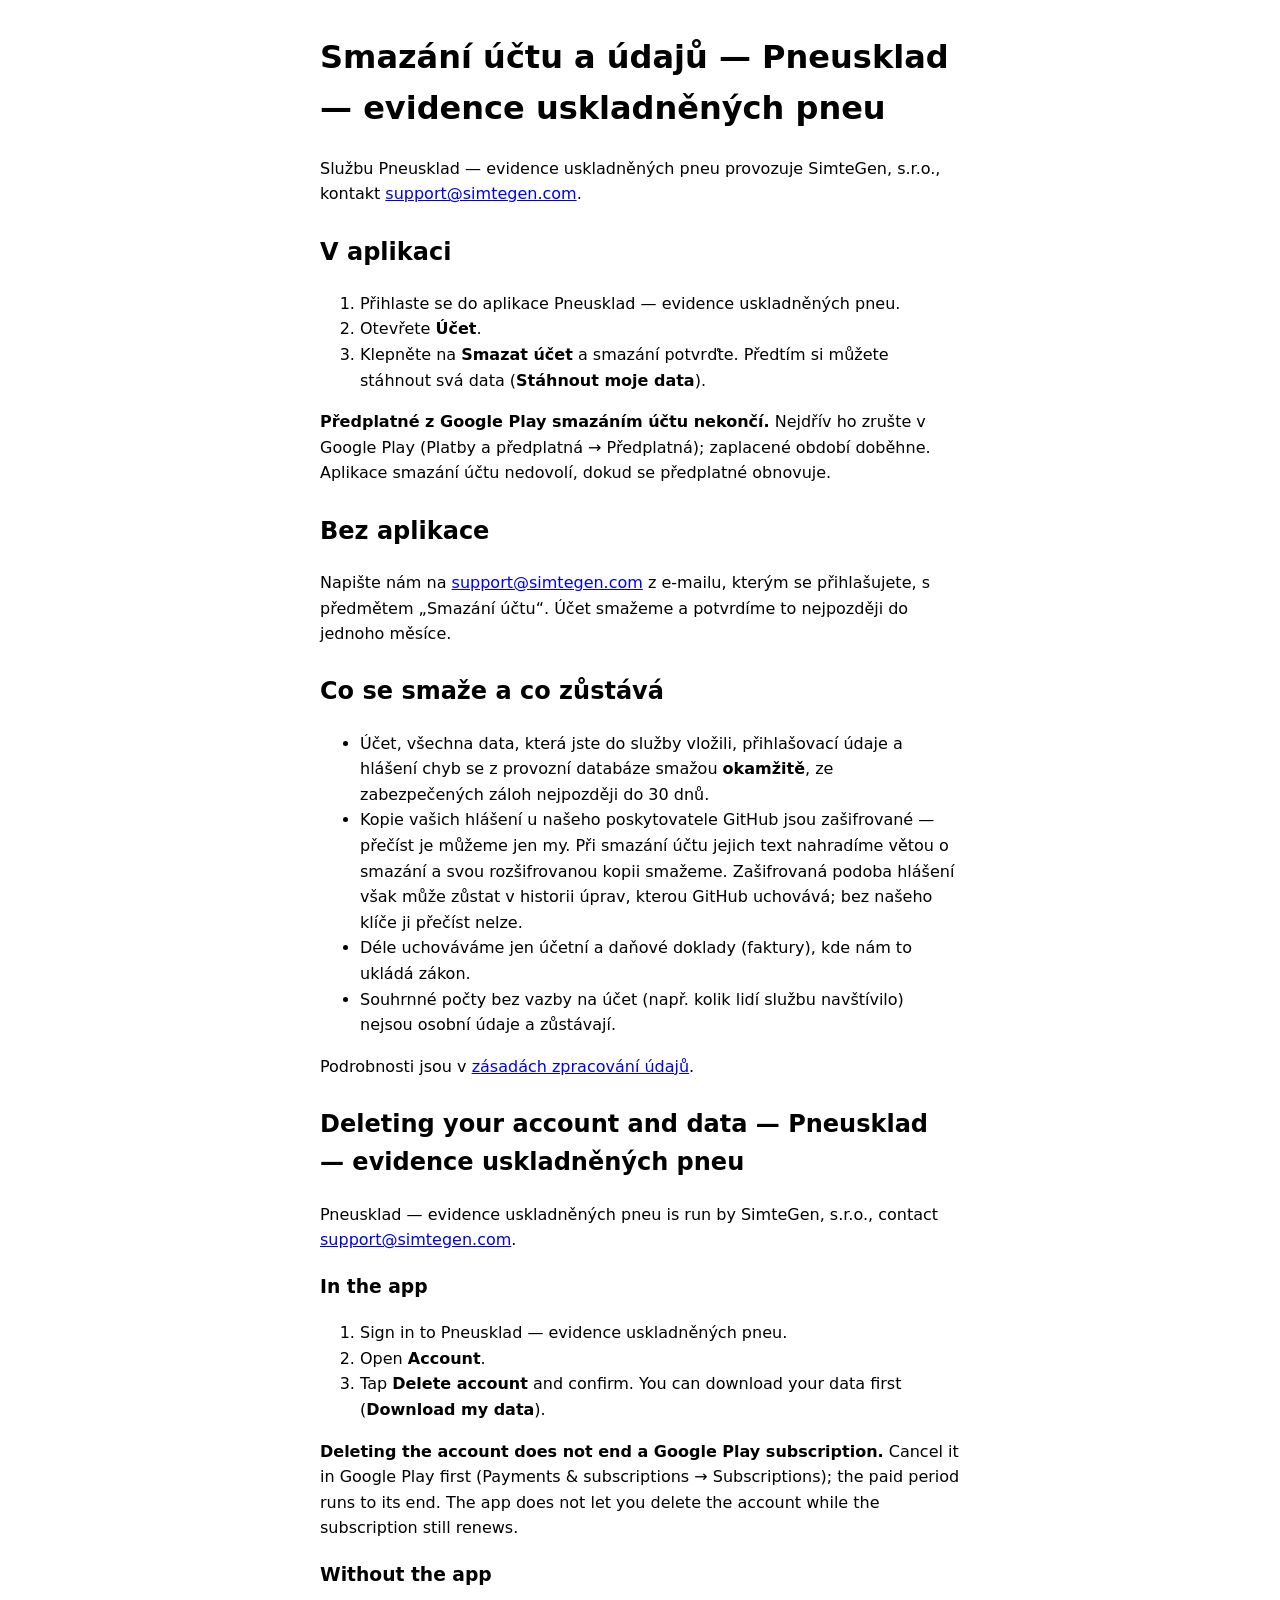
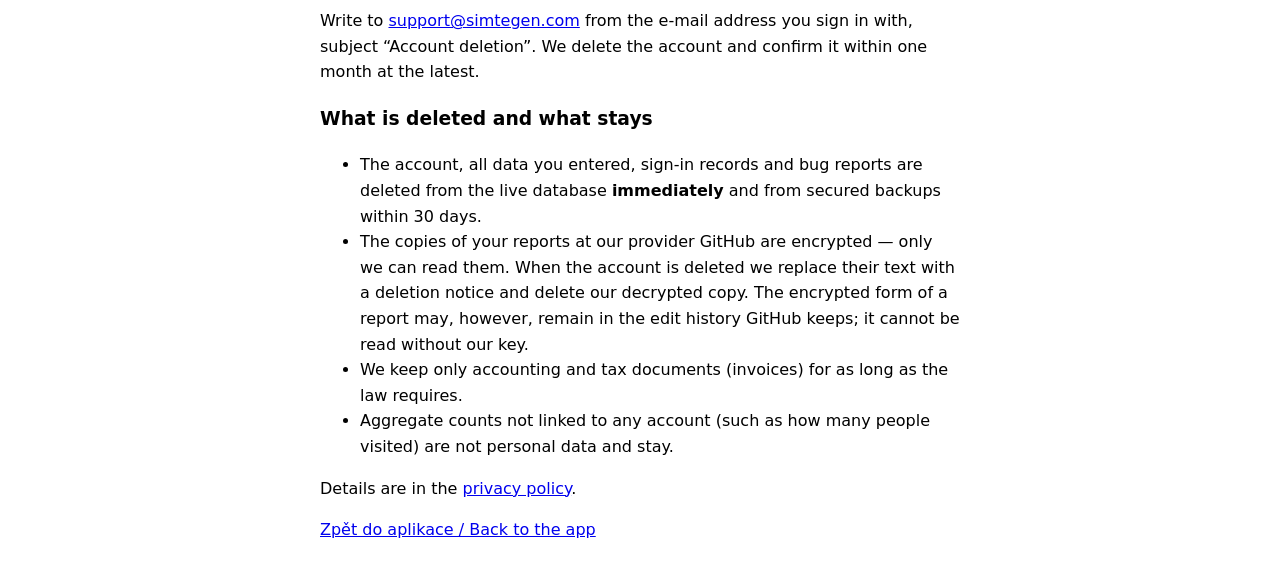
<file: web/smazani-uctu.html>
<!doctype html>
<!-- GENEROVANÝ SOUBOR — neupravuj ručně. Zdroj: data-manifest.json, generátor: vykresli_zasady.py. -->
<html lang="cs">
<head>
  <meta charset="utf-8">
  <meta name="viewport" content="width=device-width, initial-scale=1">
  <title>Smazání účtu a údajů — Pneusklad — evidence uskladněných pneu</title>
  <style>
    body { font-family: system-ui, sans-serif; max-width: 40rem; margin: 2rem auto; padding: 0 1rem; line-height: 1.6; }
    table { border-collapse: collapse; width: 100%; }
    th, td { text-align: left; padding: 0.4rem 0.6rem; border-bottom: 1px solid #ccc; vertical-align: top; }
    h2 { margin-top: 1.6rem; }
    .doplnit { background: #ffe8e8; border-bottom: 2px solid #c00; padding: 0 0.2rem; font-weight: 600; }
    .meta { font-size: 0.9rem; color: #555; }
    .spotrebitel { border-left: 3px solid #2b6cb0; background: #eef5fb; padding: 0.6rem 0.9rem; }
    .formular { border: 1px solid #999; padding: 1rem 1.2rem; }
  </style>
</head>
<body>
  <h1>Smazání účtu a údajů — Pneusklad — evidence uskladněných pneu</h1>
  <p>Službu Pneusklad — evidence uskladněných pneu provozuje SimteGen, s.r.o., kontakt <a href="mailto:support@simtegen.com">support@simtegen.com</a>.</p>

  <h2>V aplikaci</h2>
  <ol>
    <li>Přihlaste se do aplikace Pneusklad — evidence uskladněných pneu.</li>
    <li>Otevřete <strong>Účet</strong>.</li>
    <li>Klepněte na <strong>Smazat účet</strong> a smazání potvrďte. Předtím si můžete
    stáhnout svá data (<strong>Stáhnout moje data</strong>).</li>
  </ol>
  <p><strong>Předplatné z Google Play smazáním účtu nekončí.</strong> Nejdřív ho zrušte
  v Google Play (Platby a předplatná → Předplatná); zaplacené období doběhne. Aplikace
  smazání účtu nedovolí, dokud se předplatné obnovuje.</p>

  <h2>Bez aplikace</h2>
  <p>Napište nám na <a href="mailto:support@simtegen.com">support@simtegen.com</a> z e-mailu, kterým se přihlašujete, s předmětem
  „Smazání účtu“. Účet smažeme a potvrdíme to nejpozději do jednoho měsíce.</p>

  <h2>Co se smaže a co zůstává</h2>
  <ul>
    <li>Účet, všechna data, která jste do služby vložili, přihlašovací údaje a hlášení
    chyb se z provozní databáze smažou <strong>okamžitě</strong>, ze zabezpečených záloh
    nejpozději do 30 dnů.</li>
    <li>Kopie vašich hlášení u našeho poskytovatele GitHub jsou zašifrované — přečíst je můžeme jen my. Při smazání účtu jejich text nahradíme větou o smazání a svou rozšifrovanou kopii smažeme. Zašifrovaná podoba hlášení však může zůstat v historii úprav, kterou GitHub uchovává; bez našeho klíče ji přečíst nelze.</li>
    <li>Déle uchováváme jen účetní a daňové doklady (faktury), kde nám to ukládá zákon.</li>
    <li>Souhrnné počty bez vazby na účet (např. kolik lidí službu navštívilo) nejsou
    osobní údaje a zůstávají.</li>
  </ul>
  <p>Podrobnosti jsou v <a href="zasady.html">zásadách zpracování údajů</a>.</p>

  <section lang="en">
  <h2>Deleting your account and data — Pneusklad — evidence uskladněných pneu</h2>
  <p>Pneusklad — evidence uskladněných pneu is run by SimteGen, s.r.o., contact <a href="mailto:support@simtegen.com">support@simtegen.com</a>.</p>
  <h3>In the app</h3>
  <ol>
    <li>Sign in to Pneusklad — evidence uskladněných pneu.</li>
    <li>Open <strong>Account</strong>.</li>
    <li>Tap <strong>Delete account</strong> and confirm. You can download your data first
    (<strong>Download my data</strong>).</li>
  </ol>
  <p><strong>Deleting the account does not end a Google Play subscription.</strong> Cancel it in
  Google Play first (Payments &amp; subscriptions → Subscriptions); the paid period runs to its
  end. The app does not let you delete the account while the subscription still renews.</p>
  <h3>Without the app</h3>
  <p>Write to <a href="mailto:support@simtegen.com">support@simtegen.com</a> from the e-mail address you sign in with, subject “Account deletion”.
  We delete the account and confirm it within one month at the latest.</p>
  <h3>What is deleted and what stays</h3>
  <ul>
    <li>The account, all data you entered, sign-in records and bug reports are deleted from
    the live database <strong>immediately</strong> and from secured backups within 30 days.</li>
    <li>The copies of your reports at our provider GitHub are encrypted — only we can read them. When the account is deleted we replace their text with a deletion notice and delete our decrypted copy. The encrypted form of a report may, however, remain in the edit history GitHub keeps; it cannot be read without our key.</li>
    <li>We keep only accounting and tax documents (invoices) for as long as the law requires.</li>
    <li>Aggregate counts not linked to any account (such as how many people visited) are not
    personal data and stay.</li>
  </ul>
  <p>Details are in the <a href="privacy.html">privacy policy</a>.</p>
  </section>

  <p><a href="index.html">Zpět do aplikace / Back to the app</a></p>
</body>
</html>
</file>
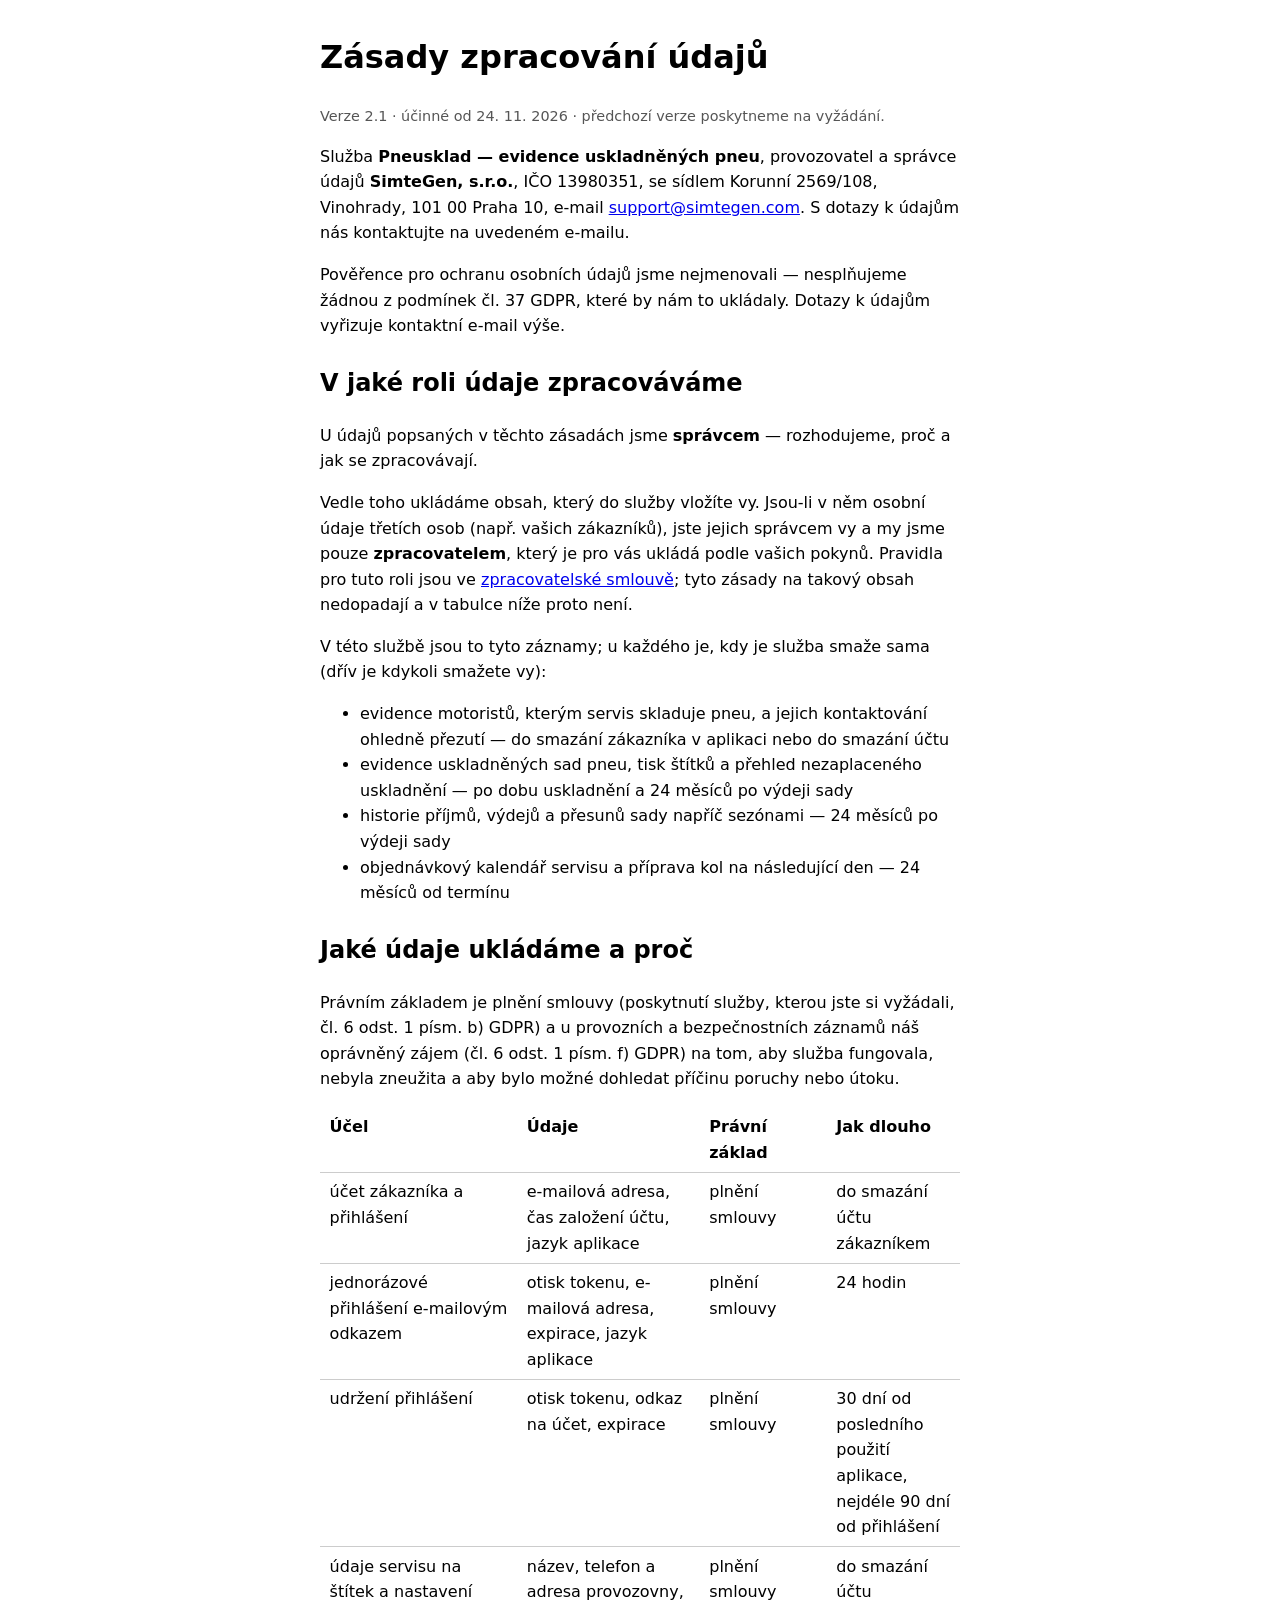
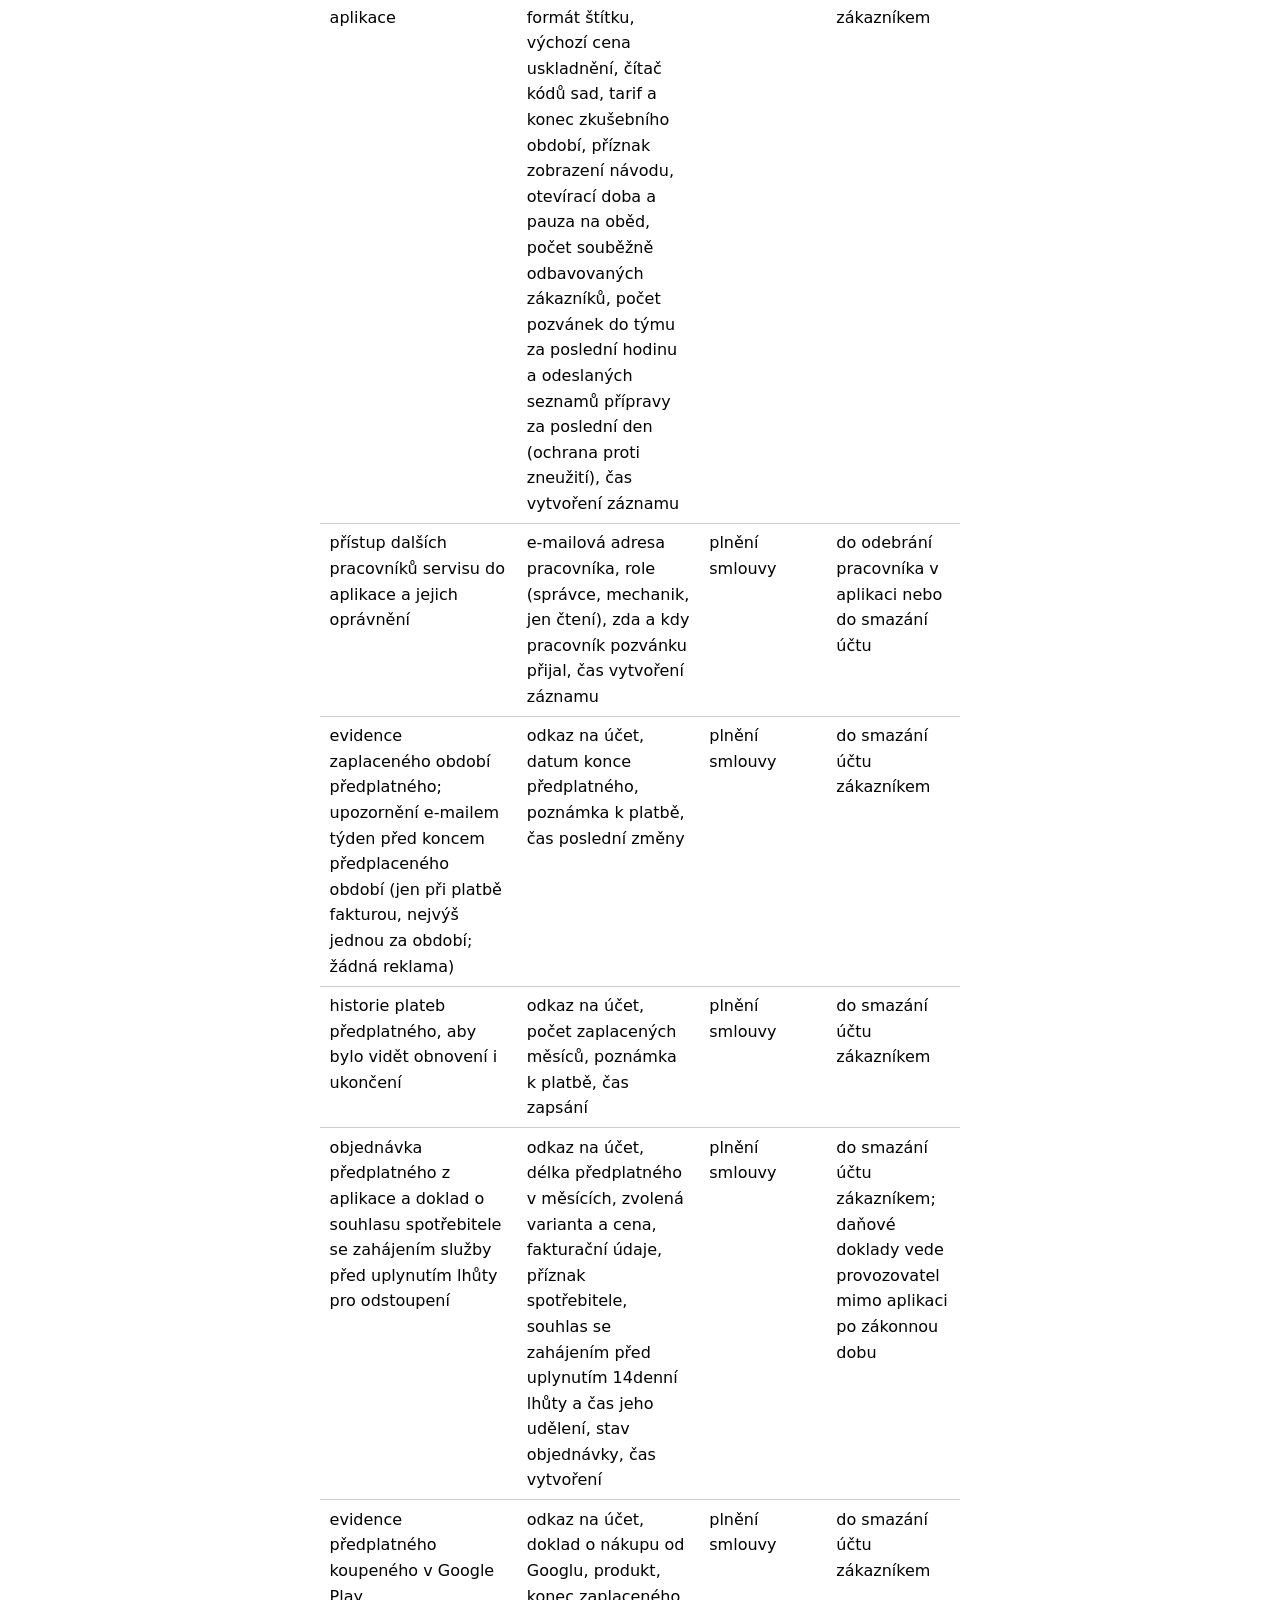
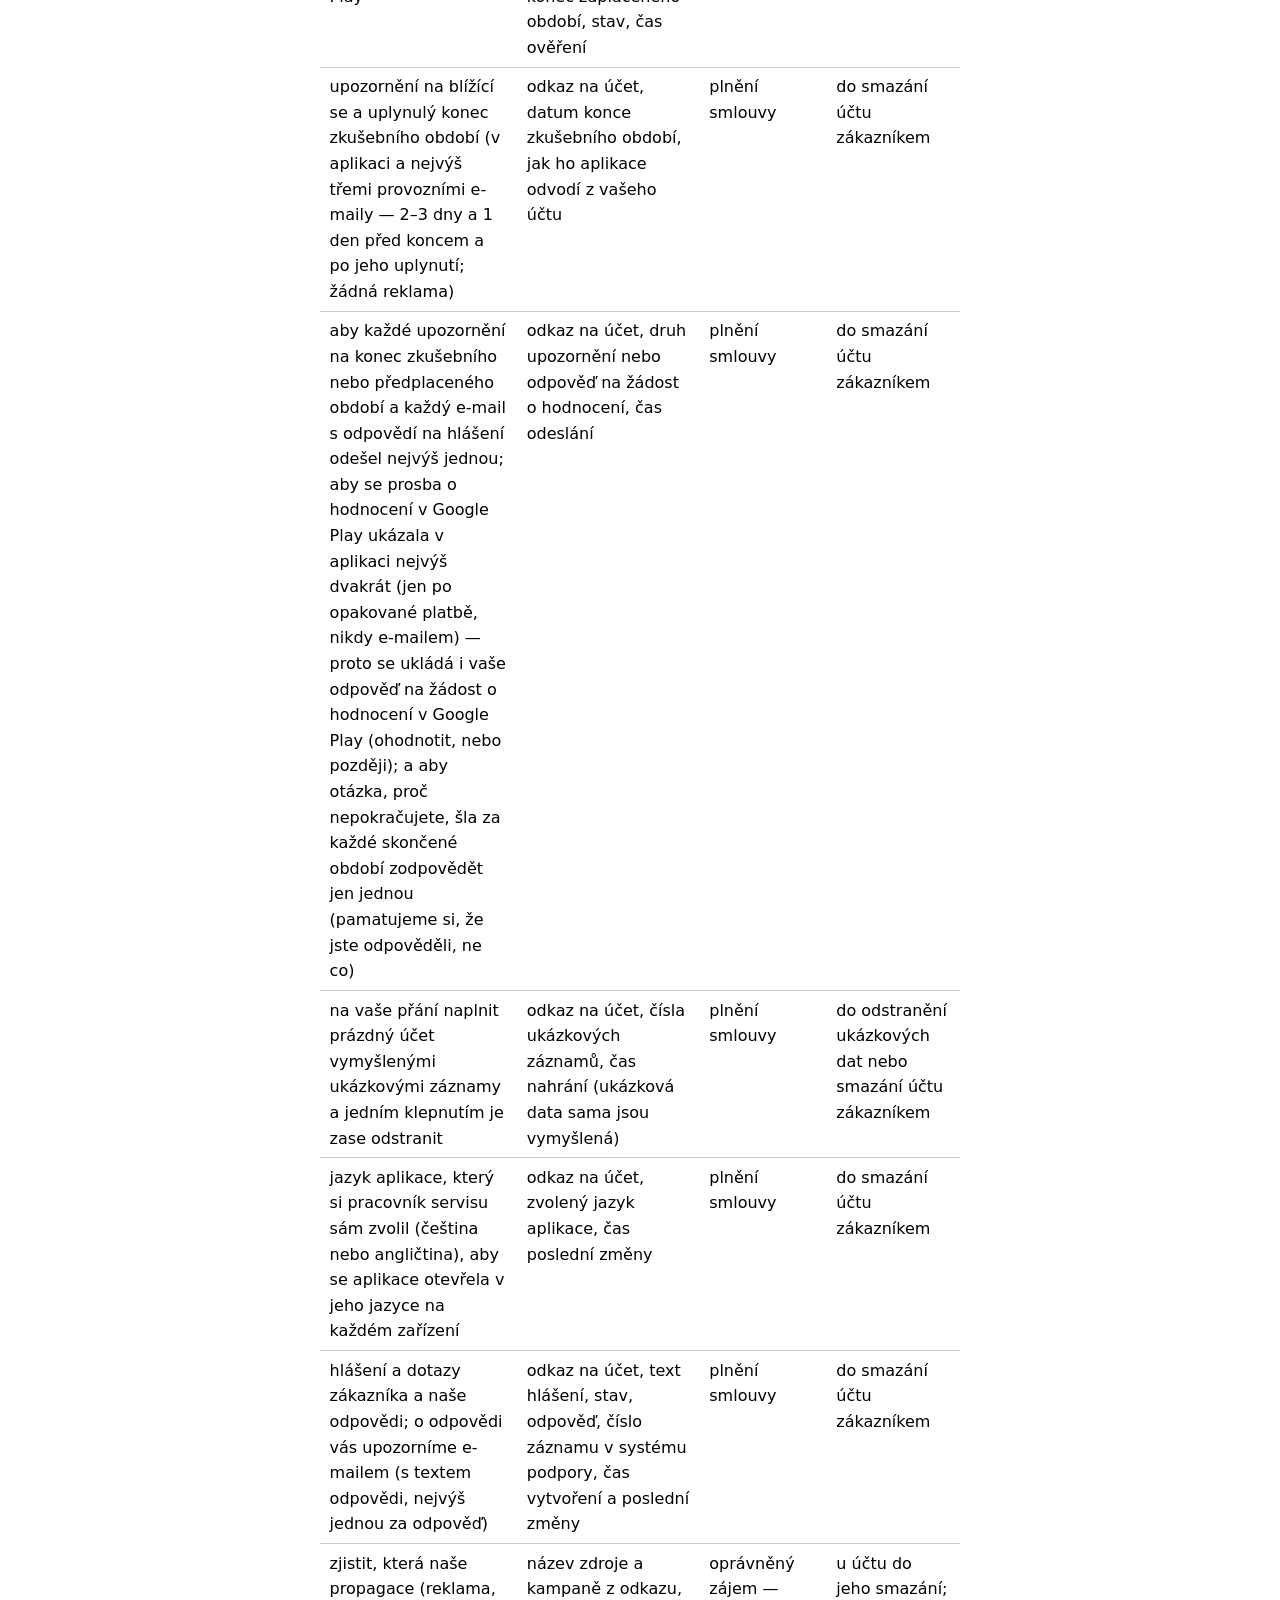
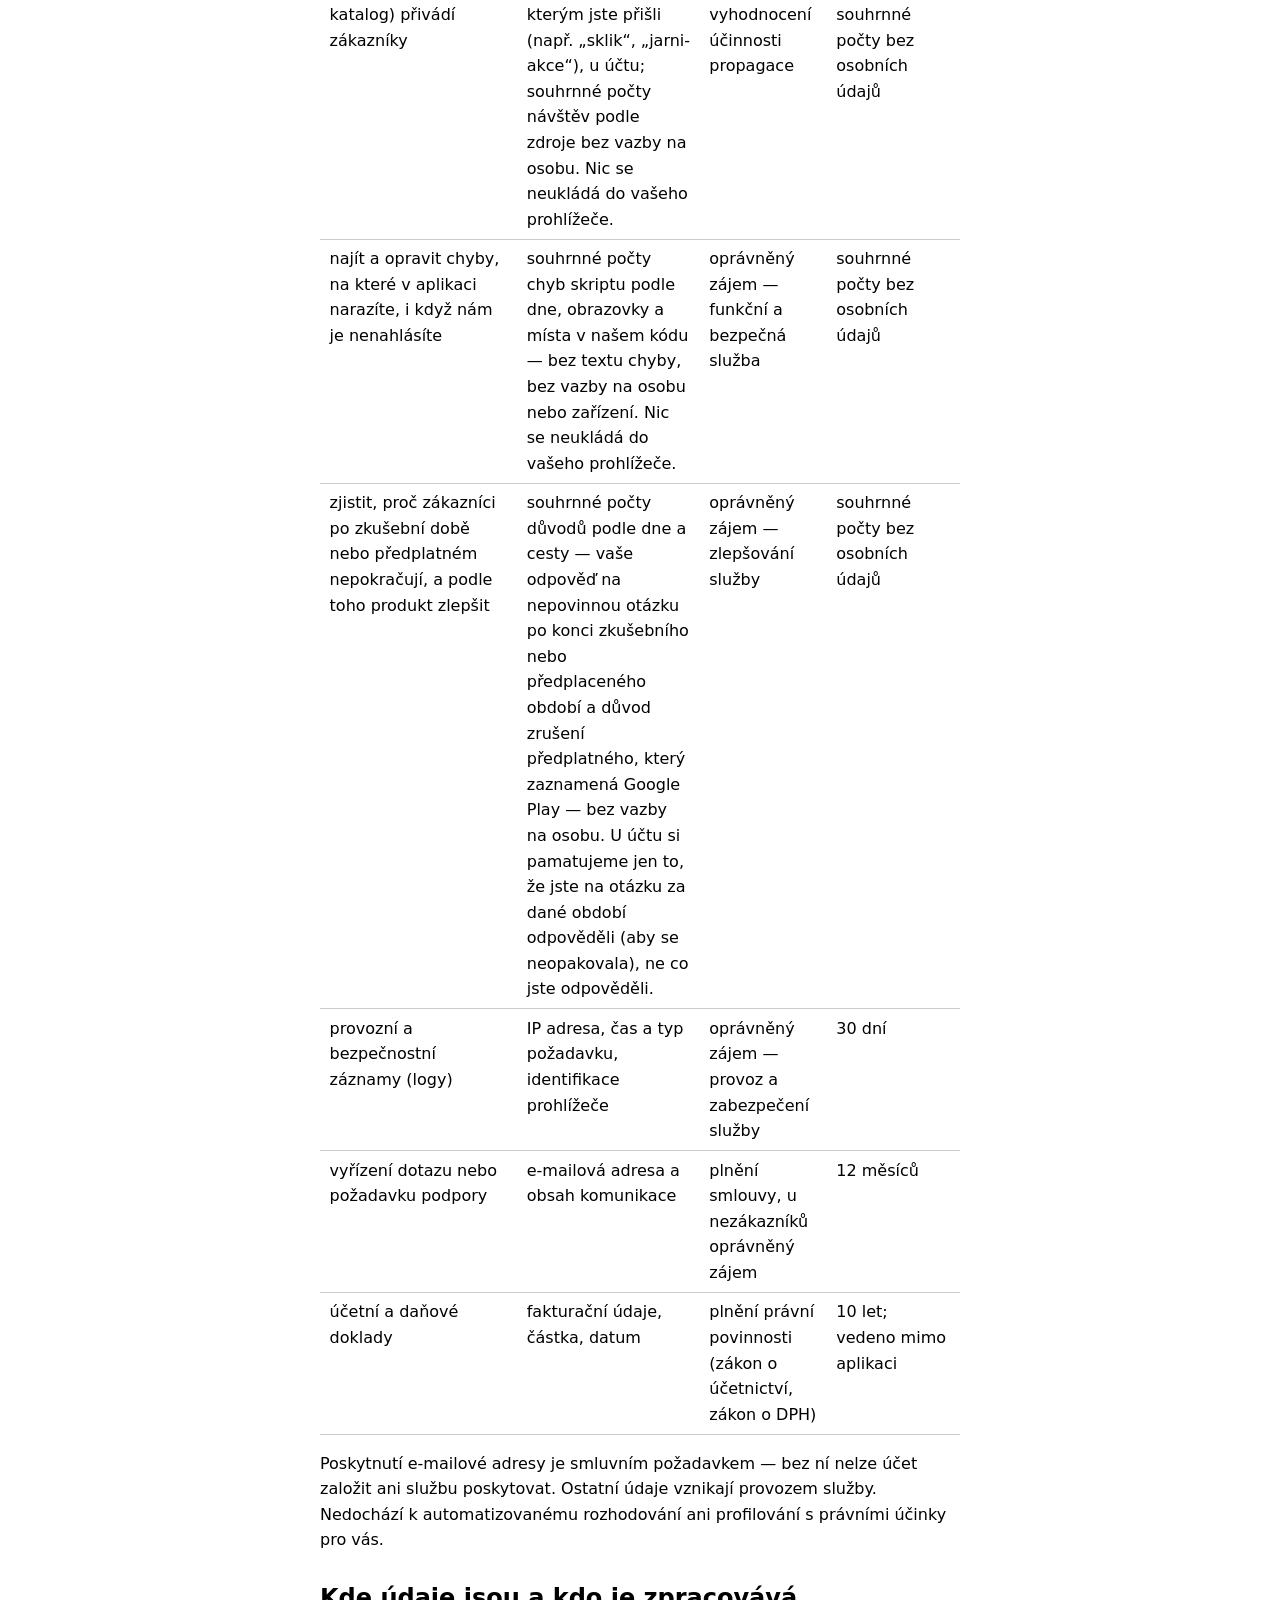
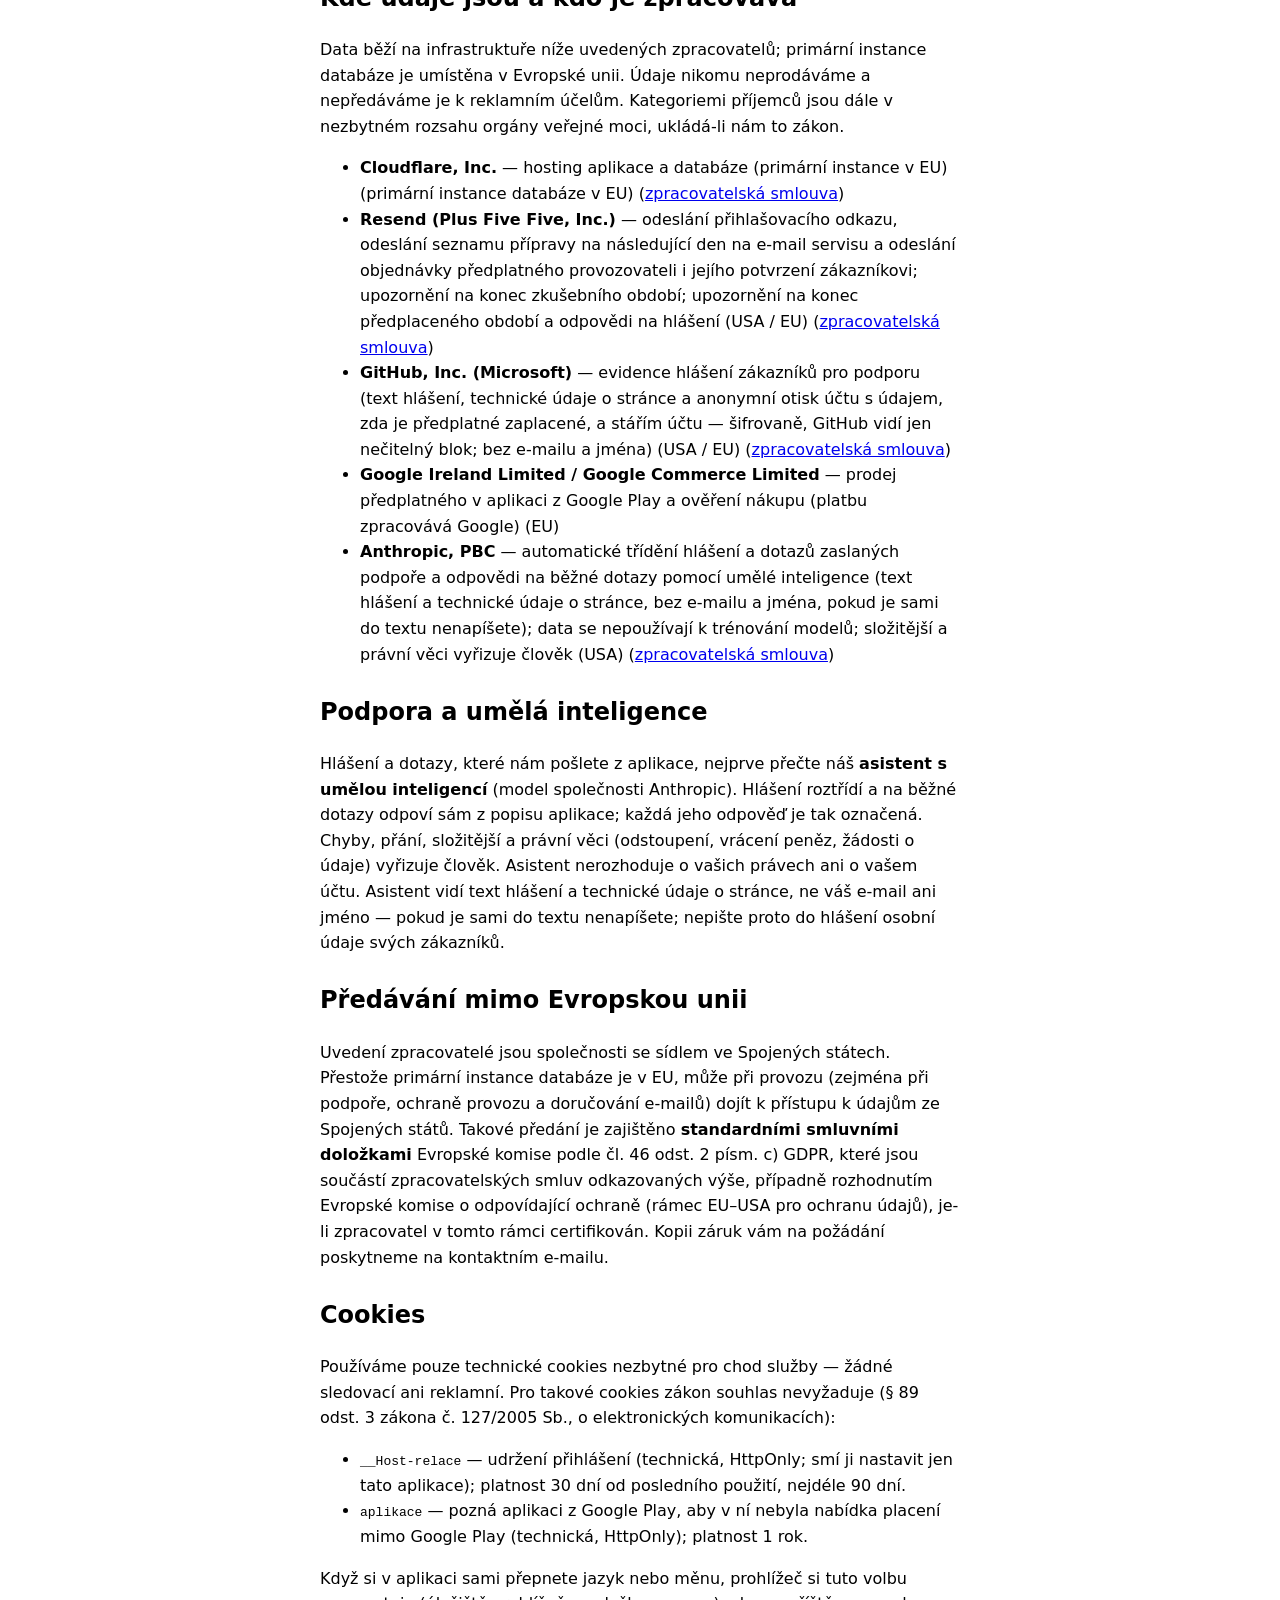
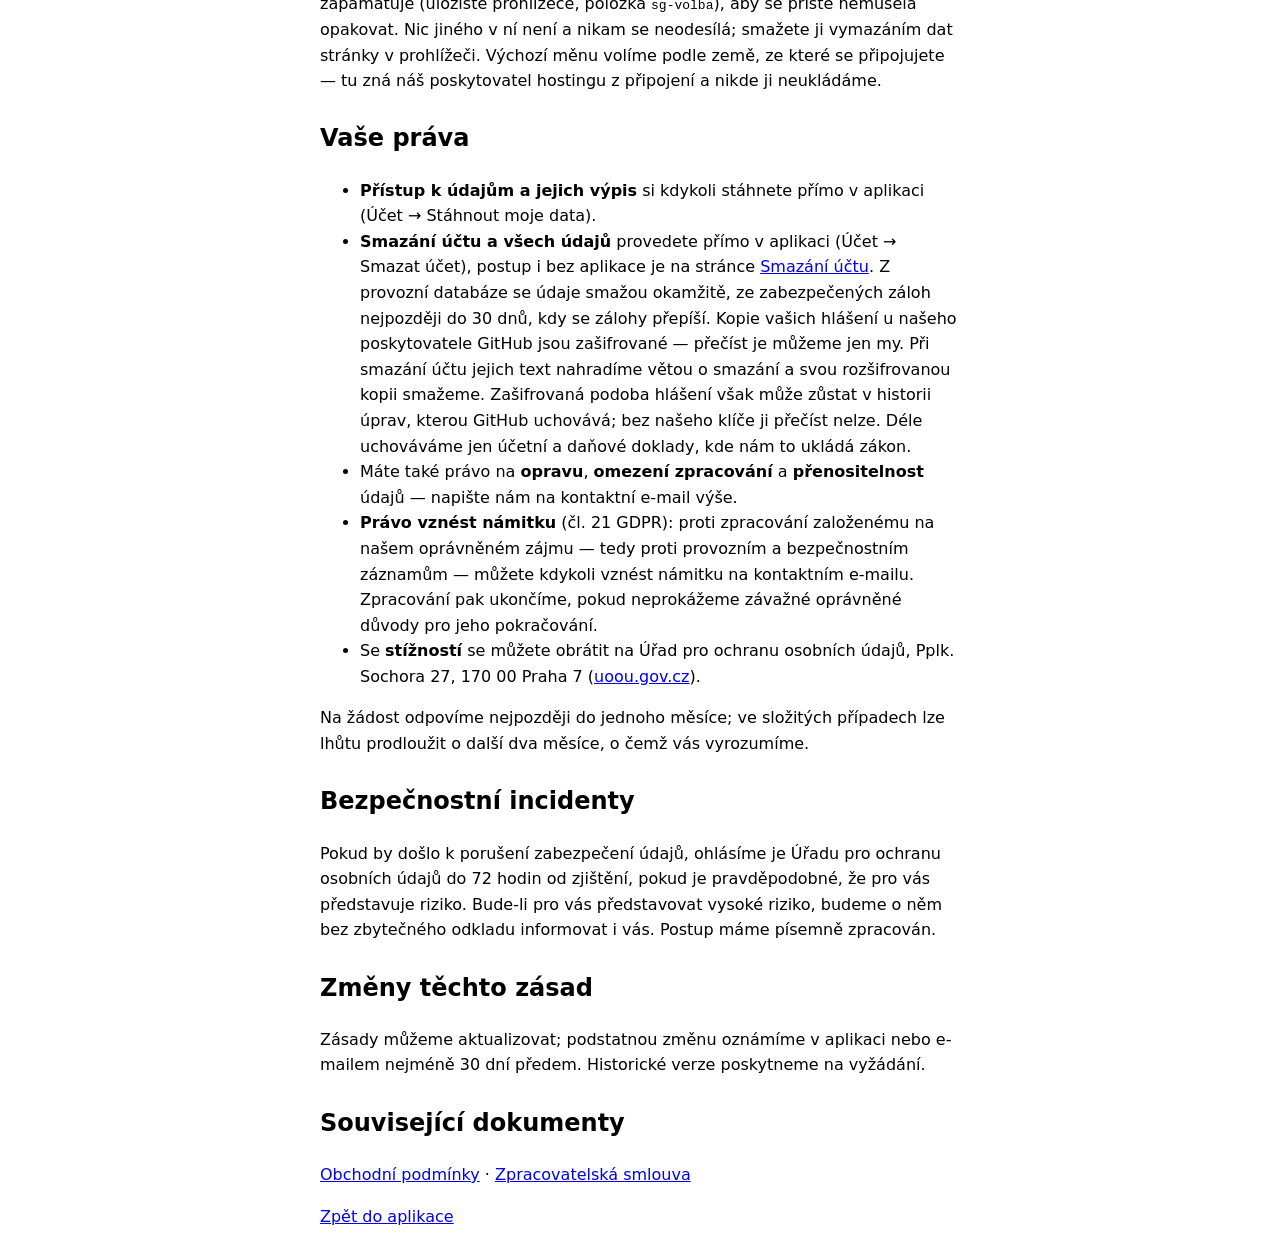
<file: web/zasady.html>
<!doctype html>
<!-- GENEROVANÝ SOUBOR — neupravuj ručně. Zdroj: data-manifest.json, generátor: vykresli_zasady.py. -->
<html lang="cs">
<head>
  <meta charset="utf-8">
  <meta name="viewport" content="width=device-width, initial-scale=1">
  <title>Zásady zpracování údajů — Pneusklad — evidence uskladněných pneu</title>
  <style>
    body { font-family: system-ui, sans-serif; max-width: 40rem; margin: 2rem auto; padding: 0 1rem; line-height: 1.6; }
    table { border-collapse: collapse; width: 100%; }
    th, td { text-align: left; padding: 0.4rem 0.6rem; border-bottom: 1px solid #ccc; vertical-align: top; }
    h2 { margin-top: 1.6rem; }
    .doplnit { background: #ffe8e8; border-bottom: 2px solid #c00; padding: 0 0.2rem; font-weight: 600; }
    .meta { font-size: 0.9rem; color: #555; }
    .spotrebitel { border-left: 3px solid #2b6cb0; background: #eef5fb; padding: 0.6rem 0.9rem; }
    .formular { border: 1px solid #999; padding: 1rem 1.2rem; }
  </style>
</head>
<body>
  <h1>Zásady zpracování údajů</h1>
  <p class="meta">Verze 2.1 · účinné od 24. 11. 2026 · předchozí verze poskytneme na vyžádání.</p>

  <p>Služba <strong>Pneusklad — evidence uskladněných pneu</strong>, provozovatel a správce údajů
  <strong>SimteGen, s.r.o.</strong>, IČO 13980351, se sídlem Korunní 2569/108, Vinohrady, 101 00 Praha 10, e-mail <a href="mailto:support@simtegen.com">support@simtegen.com</a>. S dotazy k údajům nás kontaktujte na uvedeném e-mailu.</p>
  <p>Pověřence pro ochranu osobních údajů jsme nejmenovali — nesplňujeme žádnou z podmínek
  čl. 37 GDPR, které by nám to ukládaly. Dotazy k údajům vyřizuje kontaktní e-mail výše.</p>

  <h2>V jaké roli údaje zpracováváme</h2>
  <p>U údajů popsaných v těchto zásadách jsme <strong>správcem</strong> — rozhodujeme,
  proč a jak se zpracovávají.</p>
  <p>Vedle toho ukládáme obsah, který do služby vložíte vy. Jsou-li v něm osobní údaje
  třetích osob (např. vašich zákazníků), jste jejich správcem vy a my jsme pouze
  <strong>zpracovatelem</strong>, který je pro vás ukládá podle vašich pokynů.
  Pravidla pro tuto roli jsou ve <a href="zpracovatelska-smlouva.html">zpracovatelské
  smlouvě</a>; tyto zásady na takový obsah nedopadají a v tabulce níže proto není.</p>
  <p>V této službě jsou to tyto záznamy; u každého je, kdy je služba smaže sama (dřív je kdykoli
  smažete vy):</p>
  <ul>
    <li>evidence motoristů, kterým servis skladuje pneu, a jejich kontaktování ohledně přezutí — do smazání zákazníka v aplikaci nebo do smazání účtu</li>
    <li>evidence uskladněných sad pneu, tisk štítků a přehled nezaplaceného uskladnění — po dobu uskladnění a 24 měsíců po výdeji sady</li>
    <li>historie příjmů, výdejů a přesunů sady napříč sezónami — 24 měsíců po výdeji sady</li>
    <li>objednávkový kalendář servisu a příprava kol na následující den — 24 měsíců od termínu</li>
  </ul>

  <h2>Jaké údaje ukládáme a proč</h2>
  <p>Právním základem je plnění smlouvy (poskytnutí služby, kterou jste si vyžádali,
  čl. 6 odst. 1 písm. b) GDPR) a u provozních a bezpečnostních záznamů náš oprávněný zájem
  (čl. 6 odst. 1 písm. f) GDPR) na tom, aby služba fungovala, nebyla zneužita a aby bylo
  možné dohledat příčinu poruchy nebo útoku.</p>
  <table>
    <thead>
      <tr><th>Účel</th><th>Údaje</th><th>Právní základ</th><th>Jak dlouho</th></tr>
    </thead>
    <tbody>
      <tr><td>účet zákazníka a přihlášení</td><td>e-mailová adresa, čas založení účtu, jazyk aplikace</td><td>plnění smlouvy</td><td>do smazání účtu zákazníkem</td></tr>
      <tr><td>jednorázové přihlášení e-mailovým odkazem</td><td>otisk tokenu, e-mailová adresa, expirace, jazyk aplikace</td><td>plnění smlouvy</td><td>24 hodin</td></tr>
      <tr><td>udržení přihlášení</td><td>otisk tokenu, odkaz na účet, expirace</td><td>plnění smlouvy</td><td>30 dní od posledního použití aplikace, nejdéle 90 dní od přihlášení</td></tr>
      <tr><td>údaje servisu na štítek a nastavení aplikace</td><td>název, telefon a adresa provozovny, formát štítku, výchozí cena uskladnění, čítač kódů sad, tarif a konec zkušebního období, příznak zobrazení návodu, otevírací doba a pauza na oběd, počet souběžně odbavovaných zákazníků, počet pozvánek do týmu za poslední hodinu a odeslaných seznamů přípravy za poslední den (ochrana proti zneužití), čas vytvoření záznamu</td><td>plnění smlouvy</td><td>do smazání účtu zákazníkem</td></tr>
      <tr><td>přístup dalších pracovníků servisu do aplikace a jejich oprávnění</td><td>e-mailová adresa pracovníka, role (správce, mechanik, jen čtení), zda a kdy pracovník pozvánku přijal, čas vytvoření záznamu</td><td>plnění smlouvy</td><td>do odebrání pracovníka v aplikaci nebo do smazání účtu</td></tr>
      <tr><td>evidence zaplaceného období předplatného; upozornění e-mailem týden před koncem předplaceného období (jen při platbě fakturou, nejvýš jednou za období; žádná reklama)</td><td>odkaz na účet, datum konce předplatného, poznámka k platbě, čas poslední změny</td><td>plnění smlouvy</td><td>do smazání účtu zákazníkem</td></tr>
      <tr><td>historie plateb předplatného, aby bylo vidět obnovení i ukončení</td><td>odkaz na účet, počet zaplacených měsíců, poznámka k platbě, čas zapsání</td><td>plnění smlouvy</td><td>do smazání účtu zákazníkem</td></tr>
      <tr><td>objednávka předplatného z aplikace a doklad o souhlasu spotřebitele se zahájením služby před uplynutím lhůty pro odstoupení</td><td>odkaz na účet, délka předplatného v měsících, zvolená varianta a cena, fakturační údaje, příznak spotřebitele, souhlas se zahájením před uplynutím 14denní lhůty a čas jeho udělení, stav objednávky, čas vytvoření</td><td>plnění smlouvy</td><td>do smazání účtu zákazníkem; daňové doklady vede provozovatel mimo aplikaci po zákonnou dobu</td></tr>
      <tr><td>evidence předplatného koupeného v Google Play</td><td>odkaz na účet, doklad o nákupu od Googlu, produkt, konec zaplaceného období, stav, čas ověření</td><td>plnění smlouvy</td><td>do smazání účtu zákazníkem</td></tr>
      <tr><td>upozornění na blížící se a uplynulý konec zkušebního období (v aplikaci a nejvýš třemi provozními e-maily — 2–3 dny a 1 den před koncem a po jeho uplynutí; žádná reklama)</td><td>odkaz na účet, datum konce zkušebního období, jak ho aplikace odvodí z vašeho účtu</td><td>plnění smlouvy</td><td>do smazání účtu zákazníkem</td></tr>
      <tr><td>aby každé upozornění na konec zkušebního nebo předplaceného období a každý e-mail s odpovědí na hlášení odešel nejvýš jednou; aby se prosba o hodnocení v Google Play ukázala v aplikaci nejvýš dvakrát (jen po opakované platbě, nikdy e-mailem) — proto se ukládá i vaše odpověď na žádost o hodnocení v Google Play (ohodnotit, nebo později); a aby otázka, proč nepokračujete, šla za každé skončené období zodpovědět jen jednou (pamatujeme si, že jste odpověděli, ne co)</td><td>odkaz na účet, druh upozornění nebo odpověď na žádost o hodnocení, čas odeslání</td><td>plnění smlouvy</td><td>do smazání účtu zákazníkem</td></tr>
      <tr><td>na vaše přání naplnit prázdný účet vymyšlenými ukázkovými záznamy a jedním klepnutím je zase odstranit</td><td>odkaz na účet, čísla ukázkových záznamů, čas nahrání (ukázková data sama jsou vymyšlená)</td><td>plnění smlouvy</td><td>do odstranění ukázkových dat nebo smazání účtu zákazníkem</td></tr>
      <tr><td>jazyk aplikace, který si pracovník servisu sám zvolil (čeština nebo angličtina), aby se aplikace otevřela v jeho jazyce na každém zařízení</td><td>odkaz na účet, zvolený jazyk aplikace, čas poslední změny</td><td>plnění smlouvy</td><td>do smazání účtu zákazníkem</td></tr>
      <tr><td>hlášení a dotazy zákazníka a naše odpovědi; o odpovědi vás upozorníme e-mailem (s textem odpovědi, nejvýš jednou za odpověď)</td><td>odkaz na účet, text hlášení, stav, odpověď, číslo záznamu v systému podpory, čas vytvoření a poslední změny</td><td>plnění smlouvy</td><td>do smazání účtu zákazníkem</td></tr>
      <tr><td>zjistit, která naše propagace (reklama, katalog) přivádí zákazníky</td><td>název zdroje a kampaně z odkazu, kterým jste přišli (např. „sklik“, „jarni-akce“), u účtu; souhrnné počty návštěv podle zdroje bez vazby na osobu. Nic se neukládá do vašeho prohlížeče.</td><td>oprávněný zájem — vyhodnocení účinnosti propagace</td><td>u účtu do jeho smazání; souhrnné počty bez osobních údajů</td></tr>
      <tr><td>najít a opravit chyby, na které v aplikaci narazíte, i když nám je nenahlásíte</td><td>souhrnné počty chyb skriptu podle dne, obrazovky a místa v našem kódu — bez textu chyby, bez vazby na osobu nebo zařízení. Nic se neukládá do vašeho prohlížeče.</td><td>oprávněný zájem — funkční a bezpečná služba</td><td>souhrnné počty bez osobních údajů</td></tr>
      <tr><td>zjistit, proč zákazníci po zkušební době nebo předplatném nepokračují, a podle toho produkt zlepšit</td><td>souhrnné počty důvodů podle dne a cesty — vaše odpověď na nepovinnou otázku po konci zkušebního nebo předplaceného období a důvod zrušení předplatného, který zaznamená Google Play — bez vazby na osobu. U účtu si pamatujeme jen to, že jste na otázku za dané období odpověděli (aby se neopakovala), ne co jste odpověděli.</td><td>oprávněný zájem — zlepšování služby</td><td>souhrnné počty bez osobních údajů</td></tr>
      <tr><td>provozní a bezpečnostní záznamy (logy)</td><td>IP adresa, čas a typ požadavku, identifikace prohlížeče</td><td>oprávněný zájem — provoz a zabezpečení služby</td><td>30 dní</td></tr>
      <tr><td>vyřízení dotazu nebo požadavku podpory</td><td>e-mailová adresa a obsah komunikace</td><td>plnění smlouvy, u nezákazníků oprávněný zájem</td><td>12 měsíců</td></tr>
      <tr><td>účetní a daňové doklady</td><td>fakturační údaje, částka, datum</td><td>plnění právní povinnosti (zákon o účetnictví, zákon o DPH)</td><td>10 let; vedeno mimo aplikaci</td></tr>
    </tbody>
  </table>
  <p>Poskytnutí e-mailové adresy je smluvním požadavkem — bez ní nelze účet založit
  ani službu poskytovat. Ostatní údaje vznikají provozem služby. Nedochází
  k automatizovanému rozhodování ani profilování s právními účinky pro vás.</p>

  <h2>Kde údaje jsou a kdo je zpracovává</h2>
  <p>Data běží na infrastruktuře níže uvedených zpracovatelů; primární instance databáze
  je umístěna v Evropské unii. Údaje nikomu neprodáváme a nepředáváme je k reklamním účelům.
  Kategoriemi příjemců jsou dále v nezbytném
  rozsahu orgány veřejné moci, ukládá-li nám to zákon.</p>
  <ul>
    <li><strong>Cloudflare, Inc.</strong> — hosting aplikace a databáze (primární instance v EU) (primární instance databáze v EU) (<a href="https://www.cloudflare.com/cloudflare-customer-dpa/">zpracovatelská smlouva</a>)</li>
    <li><strong>Resend (Plus Five Five, Inc.)</strong> — odeslání přihlašovacího odkazu, odeslání seznamu přípravy na následující den na e-mail servisu a odeslání objednávky předplatného provozovateli i jejího potvrzení zákazníkovi; upozornění na konec zkušebního období; upozornění na konec předplaceného období a odpovědi na hlášení (USA / EU) (<a href="https://resend.com/legal/dpa">zpracovatelská smlouva</a>)</li>
    <li><strong>GitHub, Inc. (Microsoft)</strong> — evidence hlášení zákazníků pro podporu (text hlášení, technické údaje o stránce a anonymní otisk účtu s údajem, zda je předplatné zaplacené, a stářím účtu — šifrovaně, GitHub vidí jen nečitelný blok; bez e-mailu a jména) (USA / EU) (<a href="https://github.com/customer-terms/github-data-protection-agreement">zpracovatelská smlouva</a>)</li>
    <li><strong>Google Ireland Limited / Google Commerce Limited</strong> — prodej předplatného v aplikaci z Google Play a ověření nákupu (platbu zpracovává Google) (EU)</li>
    <li><strong>Anthropic, PBC</strong> — automatické třídění hlášení a dotazů zaslaných podpoře a odpovědi na běžné dotazy pomocí umělé inteligence (text hlášení a technické údaje o stránce, bez e-mailu a jména, pokud je sami do textu nenapíšete); data se nepoužívají k trénování modelů; složitější a právní věci vyřizuje člověk (USA) (<a href="https://www.anthropic.com/legal/data-processing-addendum">zpracovatelská smlouva</a>)</li>
  </ul>

  <h2>Podpora a umělá inteligence</h2>
  <p>Hlášení a dotazy, které nám pošlete z aplikace, nejprve přečte náš <strong>asistent s umělou
  inteligencí</strong> (model společnosti Anthropic). Hlášení roztřídí a na běžné dotazy odpoví sám
  z popisu aplikace; každá jeho odpověď je tak označená. Chyby, přání, složitější a právní věci
  (odstoupení, vrácení peněz, žádosti o údaje) vyřizuje člověk. Asistent nerozhoduje o vašich právech
  ani o vašem účtu. Asistent vidí text hlášení a technické údaje o stránce, ne váš e-mail ani jméno —
  pokud je sami do textu nenapíšete; nepište proto do hlášení osobní údaje svých zákazníků.</p>

  <h2>Předávání mimo Evropskou unii</h2>
  <p>Uvedení zpracovatelé jsou společnosti se sídlem ve Spojených státech. Přestože primární
  instance databáze je v EU, může při provozu (zejména při podpoře, ochraně provozu
  a doručování e-mailů) dojít k přístupu k údajům ze Spojených států. Takové předání
  je zajištěno <strong>standardními smluvními doložkami</strong> Evropské komise
  podle čl. 46 odst. 2 písm. c) GDPR, které jsou součástí zpracovatelských smluv odkazovaných
  výše, případně rozhodnutím Evropské komise o odpovídající ochraně
  (rámec EU–USA pro ochranu údajů), je-li zpracovatel v tomto rámci certifikován.
  Kopii záruk vám na požádání poskytneme na kontaktním e-mailu.</p>

  <h2>Cookies</h2>
  <p>Používáme pouze technické cookies nezbytné pro chod služby — žádné sledovací
  ani reklamní. Pro takové cookies zákon souhlas nevyžaduje
  (§ 89 odst. 3 zákona č. 127/2005 Sb., o elektronických komunikacích):</p>
  <ul>
    <li><code>__Host-relace</code> — udržení přihlášení (technická, HttpOnly; smí ji nastavit jen tato aplikace); platnost 30 dní od posledního použití, nejdéle 90 dní.</li>
    <li><code>aplikace</code> — pozná aplikaci z Google Play, aby v ní nebyla nabídka placení mimo Google Play (technická, HttpOnly); platnost 1 rok.</li>
  </ul>
  <p>Když si v aplikaci sami přepnete jazyk nebo měnu, prohlížeč si tuto volbu zapamatuje
  (úložiště prohlížeče, položka <code>sg-volba</code>), aby se příště nemusela opakovat. Nic
  jiného v ní není a nikam se neodesílá; smažete ji vymazáním dat stránky v prohlížeči.
  Výchozí měnu volíme podle země, ze které se připojujete — tu zná náš poskytovatel
  hostingu z připojení a nikde ji neukládáme.</p>

  <h2>Vaše práva</h2>
  <ul>
    <li><strong>Přístup k údajům a jejich výpis</strong> si kdykoli stáhnete přímo v aplikaci
    (Účet → Stáhnout moje data).</li>
    <li><strong>Smazání účtu a všech údajů</strong> provedete přímo v aplikaci
    (Účet → Smazat účet), postup i bez aplikace je na stránce
    <a href="smazani-uctu.html">Smazání účtu</a>. Z provozní databáze se údaje smažou okamžitě, ze zabezpečených
    záloh nejpozději do 30 dnů, kdy se zálohy přepíší. Kopie vašich hlášení u našeho poskytovatele GitHub jsou zašifrované — přečíst je můžeme jen my. Při smazání účtu jejich text nahradíme větou o smazání a svou rozšifrovanou kopii smažeme. Zašifrovaná podoba hlášení však může zůstat v historii úprav, kterou GitHub uchovává; bez našeho klíče ji přečíst nelze. Déle uchováváme
    jen účetní a daňové doklady, kde nám to ukládá zákon.</li>
    <li>Máte také právo na <strong>opravu</strong>, <strong>omezení zpracování</strong>
    a <strong>přenositelnost</strong> údajů — napište nám na kontaktní e-mail výše.</li>
    <li><strong>Právo vznést námitku</strong> (čl. 21 GDPR): proti zpracování založenému
    na našem oprávněném zájmu — tedy proti provozním a bezpečnostním záznamům — můžete
    kdykoli vznést námitku na kontaktním e-mailu. Zpracování pak ukončíme, pokud neprokážeme
    závažné oprávněné důvody pro jeho pokračování.</li>
    <li>Se <strong>stížností</strong> se můžete obrátit na Úřad pro ochranu osobních údajů,
    Pplk. Sochora 27, 170 00 Praha 7 (<a href="https://uoou.gov.cz">uoou.gov.cz</a>).</li>
  </ul>
  <p>Na žádost odpovíme nejpozději do jednoho měsíce; ve složitých případech lze lhůtu
  prodloužit o další dva měsíce, o čemž vás vyrozumíme.</p>

  <h2>Bezpečnostní incidenty</h2>
  <p>Pokud by došlo k porušení zabezpečení údajů, ohlásíme je Úřadu pro ochranu osobních
  údajů do 72 hodin od zjištění, pokud je pravděpodobné, že pro vás představuje riziko.
  Bude-li pro vás představovat vysoké riziko, budeme o něm bez zbytečného odkladu
  informovat i vás. Postup máme písemně zpracován.</p>

  <h2>Změny těchto zásad</h2>
  <p>Zásady můžeme aktualizovat; podstatnou změnu oznámíme v aplikaci nebo e-mailem
  nejméně 30 dní předem. Historické verze poskytneme na vyžádání.</p>

  <h2>Související dokumenty</h2>
  <p><a href="podminky.html">Obchodní podmínky</a> ·
  <a href="zpracovatelska-smlouva.html">Zpracovatelská smlouva</a></p>

  <p><a href="index.html">Zpět do aplikace</a></p>
</body>
</html>
</file>
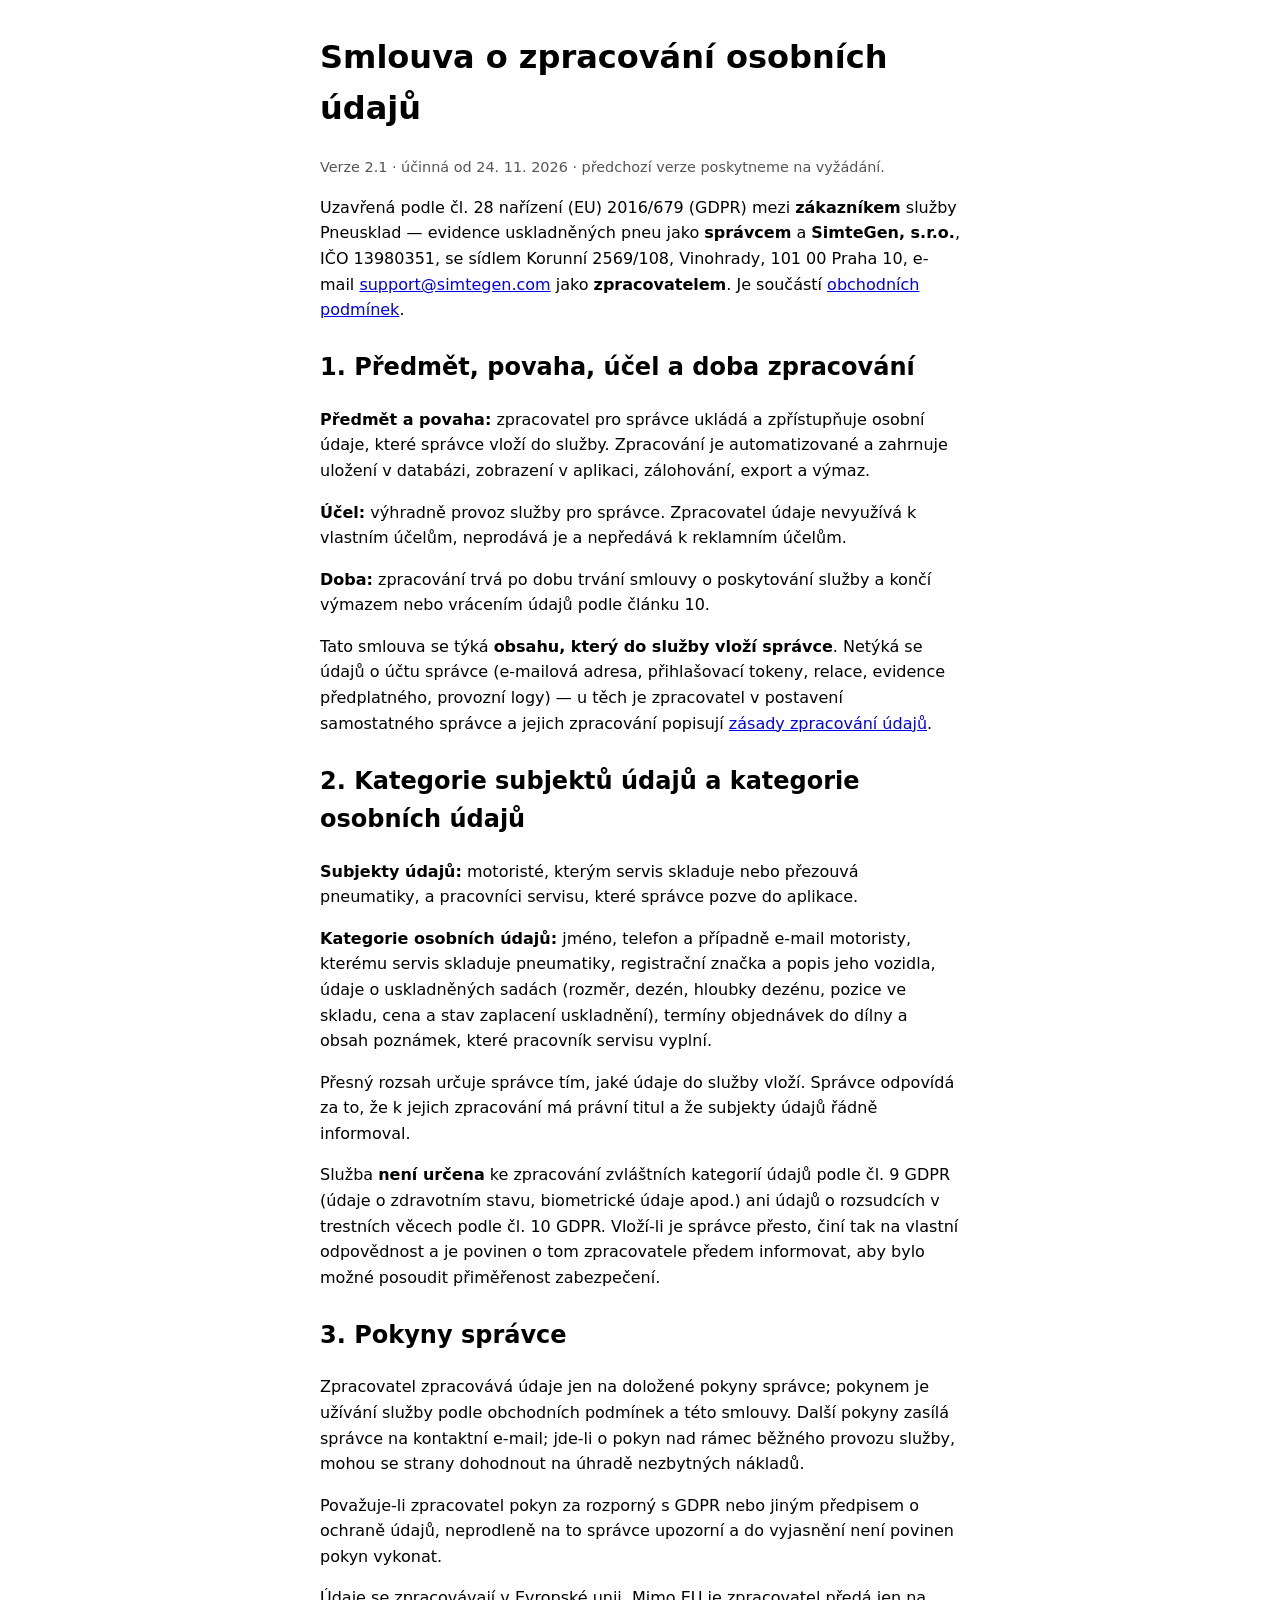
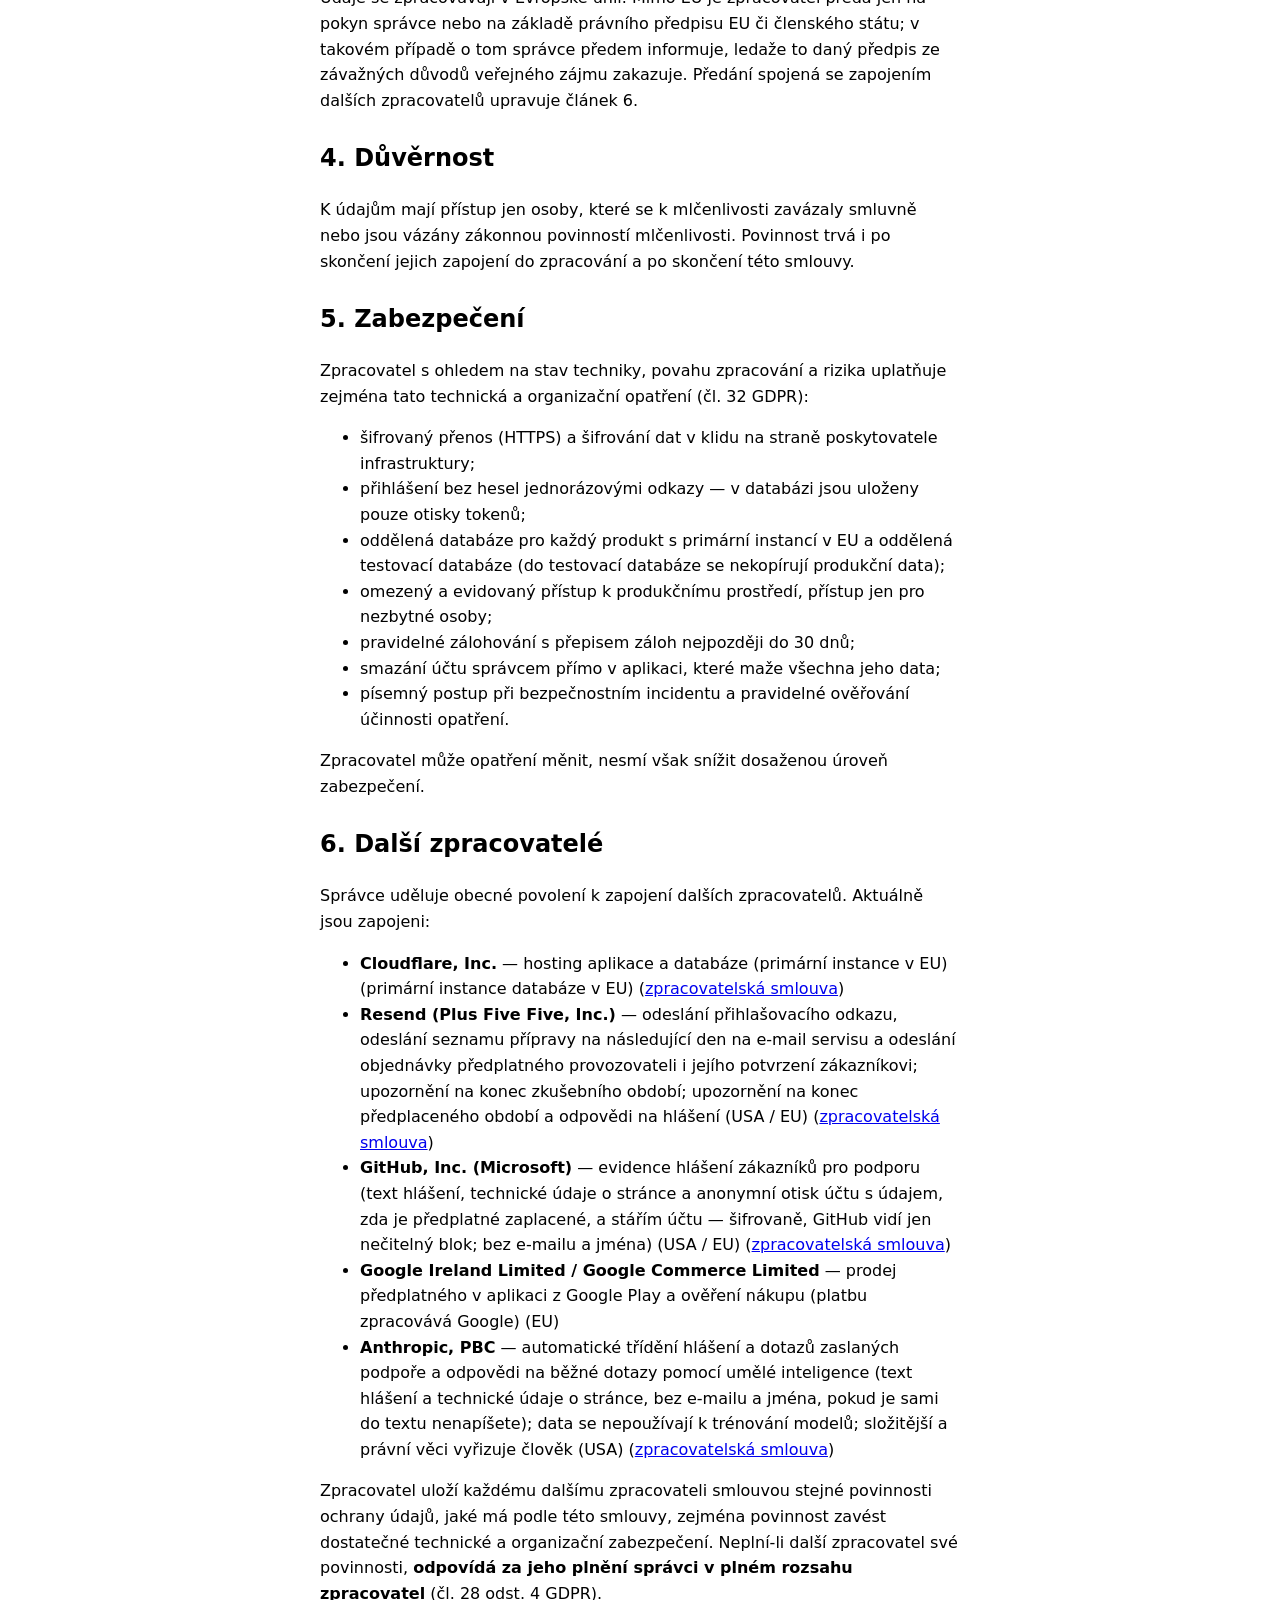
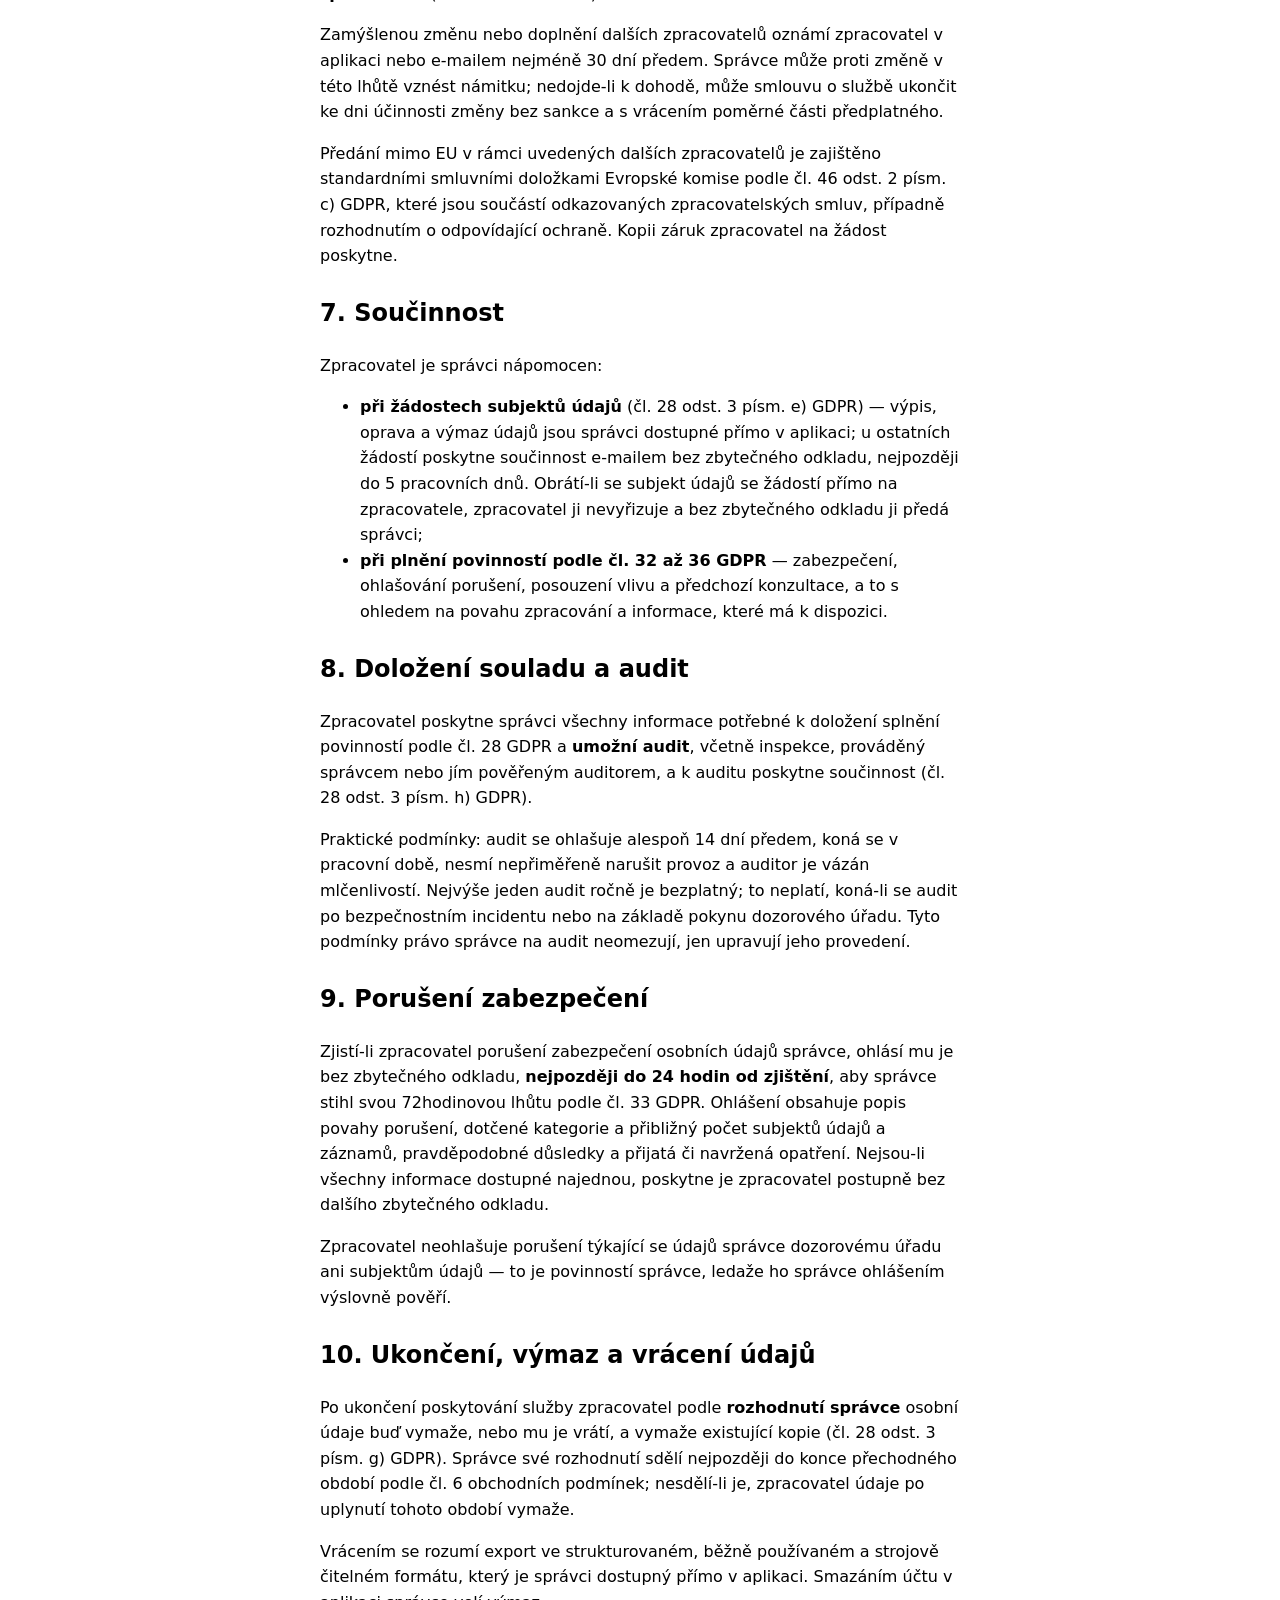
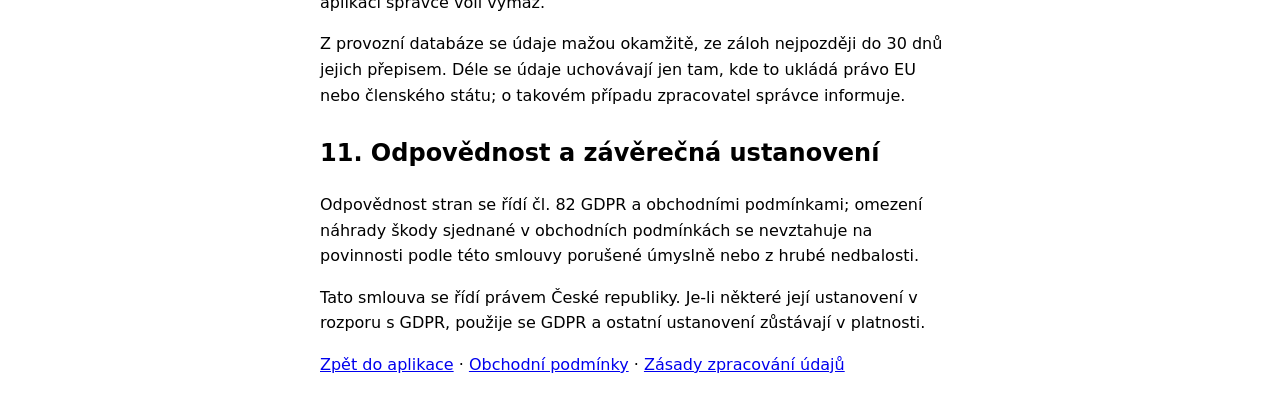
<file: web/zpracovatelska-smlouva.html>
<!doctype html>
<!-- GENEROVANÝ SOUBOR — neupravuj ručně. Zdroj: data-manifest.json, generátor: vykresli_zasady.py. -->
<html lang="cs">
<head>
  <meta charset="utf-8">
  <meta name="viewport" content="width=device-width, initial-scale=1">
  <title>Zpracovatelská smlouva — Pneusklad — evidence uskladněných pneu</title>
  <style>
    body { font-family: system-ui, sans-serif; max-width: 40rem; margin: 2rem auto; padding: 0 1rem; line-height: 1.6; }
    table { border-collapse: collapse; width: 100%; }
    th, td { text-align: left; padding: 0.4rem 0.6rem; border-bottom: 1px solid #ccc; vertical-align: top; }
    h2 { margin-top: 1.6rem; }
    .doplnit { background: #ffe8e8; border-bottom: 2px solid #c00; padding: 0 0.2rem; font-weight: 600; }
    .meta { font-size: 0.9rem; color: #555; }
    .spotrebitel { border-left: 3px solid #2b6cb0; background: #eef5fb; padding: 0.6rem 0.9rem; }
    .formular { border: 1px solid #999; padding: 1rem 1.2rem; }
  </style>
</head>
<body>
  <h1>Smlouva o zpracování osobních údajů</h1>
  <p class="meta">Verze 2.1 · účinná od 24. 11. 2026 · předchozí verze poskytneme na vyžádání.</p>

  <p>Uzavřená podle čl. 28 nařízení (EU) 2016/679 (GDPR) mezi <strong>zákazníkem</strong>
  služby Pneusklad — evidence uskladněných pneu jako <strong>správcem</strong> a <strong>SimteGen, s.r.o.</strong>, IČO 13980351, se sídlem Korunní 2569/108, Vinohrady, 101 00 Praha 10, e-mail <a href="mailto:support@simtegen.com">support@simtegen.com</a>
  jako <strong>zpracovatelem</strong>. Je součástí
  <a href="podminky.html">obchodních podmínek</a>.</p>

  <h2>1. Předmět, povaha, účel a doba zpracování</h2>
  <p><strong>Předmět a povaha:</strong> zpracovatel pro správce ukládá a zpřístupňuje osobní
  údaje, které správce vloží do služby. Zpracování je automatizované a zahrnuje uložení
  v databázi, zobrazení v aplikaci, zálohování, export a výmaz.</p>
  <p><strong>Účel:</strong> výhradně provoz služby pro správce. Zpracovatel údaje nevyužívá
  k vlastním účelům, neprodává je a nepředává k reklamním účelům.</p>
  <p><strong>Doba:</strong> zpracování trvá po dobu trvání smlouvy o poskytování služby
  a končí výmazem nebo vrácením údajů podle článku 10.</p>
  <p>Tato smlouva se týká <strong>obsahu, který do služby vloží správce</strong>. Netýká se
  údajů o účtu správce (e-mailová adresa, přihlašovací tokeny, relace, evidence předplatného,
  provozní logy) — u těch je zpracovatel v postavení samostatného správce a jejich zpracování
  popisují <a href="zasady.html">zásady zpracování údajů</a>.</p>

  <h2>2. Kategorie subjektů údajů a kategorie osobních údajů</h2>
  <p><strong>Subjekty údajů:</strong> motoristé, kterým servis skladuje nebo přezouvá pneumatiky, a pracovníci servisu, které správce pozve do aplikace.</p>
  <p><strong>Kategorie osobních údajů:</strong> jméno, telefon a případně e-mail motoristy, kterému servis skladuje pneumatiky, registrační značka a popis jeho vozidla, údaje o uskladněných sadách (rozměr, dezén, hloubky dezénu, pozice ve skladu, cena a stav zaplacení uskladnění), termíny objednávek do dílny a obsah poznámek, které pracovník servisu vyplní.</p>
  <p>Přesný rozsah určuje správce tím, jaké údaje do služby vloží. Správce odpovídá za to,
  že k jejich zpracování má právní titul a že subjekty údajů řádně informoval.</p>
  <p>Služba <strong>není určena</strong> ke zpracování zvláštních kategorií údajů podle
  čl. 9 GDPR (údaje o zdravotním stavu, biometrické údaje apod.) ani údajů o rozsudcích
  v trestních věcech podle čl. 10 GDPR. Vloží-li je správce přesto, činí tak na vlastní
  odpovědnost a je povinen o tom zpracovatele předem informovat, aby bylo možné posoudit
  přiměřenost zabezpečení.</p>

  <h2>3. Pokyny správce</h2>
  <p>Zpracovatel zpracovává údaje jen na doložené pokyny správce; pokynem je užívání služby
  podle obchodních podmínek a této smlouvy. Další pokyny zasílá správce na kontaktní e-mail;
  jde-li o pokyn nad rámec běžného provozu služby, mohou se strany dohodnout na úhradě
  nezbytných nákladů.</p>
  <p>Považuje-li zpracovatel pokyn za rozporný s GDPR nebo jiným předpisem o ochraně údajů,
  neprodleně na to správce upozorní a do vyjasnění není povinen pokyn vykonat.</p>
  <p>Údaje se zpracovávají v Evropské unii. Mimo EU je zpracovatel předá jen na pokyn správce
  nebo na základě právního předpisu EU či členského státu; v takovém případě o tom správce
  předem informuje, ledaže to daný předpis ze závažných důvodů veřejného zájmu zakazuje.
  Předání spojená se zapojením dalších zpracovatelů upravuje článek 6.</p>

  <h2>4. Důvěrnost</h2>
  <p>K údajům mají přístup jen osoby, které se k mlčenlivosti zavázaly smluvně nebo jsou
  vázány zákonnou povinností mlčenlivosti. Povinnost trvá i po skončení jejich zapojení
  do zpracování a po skončení této smlouvy.</p>

  <h2>5. Zabezpečení</h2>
  <p>Zpracovatel s ohledem na stav techniky, povahu zpracování a rizika uplatňuje zejména
  tato technická a organizační opatření (čl. 32 GDPR):</p>
  <ul>
    <li>šifrovaný přenos (HTTPS) a šifrování dat v klidu na straně poskytovatele infrastruktury;</li>
    <li>přihlášení bez hesel jednorázovými odkazy — v databázi jsou uloženy pouze otisky tokenů;</li>
    <li>oddělená databáze pro každý produkt s primární instancí v EU a oddělená testovací databáze
    (do testovací databáze se nekopírují produkční data);</li>
    <li>omezený a evidovaný přístup k produkčnímu prostředí, přístup jen pro nezbytné osoby;</li>
    <li>pravidelné zálohování s přepisem záloh nejpozději do 30 dnů;</li>
    <li>smazání účtu správcem přímo v aplikaci, které maže všechna jeho data;</li>
    <li>písemný postup při bezpečnostním incidentu a pravidelné ověřování účinnosti opatření.</li>
  </ul>
  <p>Zpracovatel může opatření měnit, nesmí však snížit dosaženou úroveň zabezpečení.</p>

  <h2>6. Další zpracovatelé</h2>
  <p>Správce uděluje obecné povolení k zapojení dalších zpracovatelů. Aktuálně jsou zapojeni:</p>
  <ul>
    <li><strong>Cloudflare, Inc.</strong> — hosting aplikace a databáze (primární instance v EU) (primární instance databáze v EU) (<a href="https://www.cloudflare.com/cloudflare-customer-dpa/">zpracovatelská smlouva</a>)</li>
    <li><strong>Resend (Plus Five Five, Inc.)</strong> — odeslání přihlašovacího odkazu, odeslání seznamu přípravy na následující den na e-mail servisu a odeslání objednávky předplatného provozovateli i jejího potvrzení zákazníkovi; upozornění na konec zkušebního období; upozornění na konec předplaceného období a odpovědi na hlášení (USA / EU) (<a href="https://resend.com/legal/dpa">zpracovatelská smlouva</a>)</li>
    <li><strong>GitHub, Inc. (Microsoft)</strong> — evidence hlášení zákazníků pro podporu (text hlášení, technické údaje o stránce a anonymní otisk účtu s údajem, zda je předplatné zaplacené, a stářím účtu — šifrovaně, GitHub vidí jen nečitelný blok; bez e-mailu a jména) (USA / EU) (<a href="https://github.com/customer-terms/github-data-protection-agreement">zpracovatelská smlouva</a>)</li>
    <li><strong>Google Ireland Limited / Google Commerce Limited</strong> — prodej předplatného v aplikaci z Google Play a ověření nákupu (platbu zpracovává Google) (EU)</li>
    <li><strong>Anthropic, PBC</strong> — automatické třídění hlášení a dotazů zaslaných podpoře a odpovědi na běžné dotazy pomocí umělé inteligence (text hlášení a technické údaje o stránce, bez e-mailu a jména, pokud je sami do textu nenapíšete); data se nepoužívají k trénování modelů; složitější a právní věci vyřizuje člověk (USA) (<a href="https://www.anthropic.com/legal/data-processing-addendum">zpracovatelská smlouva</a>)</li>
  </ul>
  <p>Zpracovatel uloží každému dalšímu zpracovateli smlouvou stejné povinnosti ochrany údajů,
  jaké má podle této smlouvy, zejména povinnost zavést dostatečné technické a organizační
  zabezpečení. Neplní-li další zpracovatel své povinnosti, <strong>odpovídá za jeho plnění
  správci v plném rozsahu zpracovatel</strong> (čl. 28 odst. 4 GDPR).</p>
  <p>Zamýšlenou změnu nebo doplnění dalších zpracovatelů oznámí zpracovatel v aplikaci nebo
  e-mailem nejméně 30 dní předem. Správce může proti změně v této lhůtě vznést námitku;
  nedojde-li k dohodě, může smlouvu o službě ukončit ke dni účinnosti změny bez sankce
  a s vrácením poměrné části předplatného.</p>
  <p>Předání mimo EU v rámci uvedených dalších zpracovatelů je zajištěno standardními
  smluvními doložkami Evropské komise podle čl. 46 odst. 2 písm. c) GDPR, které jsou součástí
  odkazovaných zpracovatelských smluv, případně rozhodnutím o odpovídající ochraně.
  Kopii záruk zpracovatel na žádost poskytne.</p>

  <h2>7. Součinnost</h2>
  <p>Zpracovatel je správci nápomocen:</p>
  <ul>
    <li><strong>při žádostech subjektů údajů</strong> (čl. 28 odst. 3 písm. e) GDPR) — výpis,
    oprava a výmaz údajů jsou správci dostupné přímo v aplikaci; u ostatních žádostí poskytne
    součinnost e-mailem bez zbytečného odkladu, nejpozději do 5 pracovních dnů. Obrátí-li se
    subjekt údajů se žádostí přímo na zpracovatele, zpracovatel ji nevyřizuje a bez zbytečného
    odkladu ji předá správci;</li>
    <li><strong>při plnění povinností podle čl. 32 až 36 GDPR</strong> — zabezpečení,
    ohlašování porušení, posouzení vlivu a předchozí konzultace, a to s ohledem na povahu
    zpracování a informace, které má k dispozici.</li>
  </ul>

  <h2>8. Doložení souladu a audit</h2>
  <p>Zpracovatel poskytne správci všechny informace potřebné k doložení splnění povinností
  podle čl. 28 GDPR a <strong>umožní audit</strong>, včetně inspekce, prováděný správcem nebo
  jím pověřeným auditorem, a k auditu poskytne součinnost (čl. 28 odst. 3 písm. h) GDPR).</p>
  <p>Praktické podmínky: audit se ohlašuje alespoň 14 dní předem, koná se v pracovní době,
  nesmí nepřiměřeně narušit provoz a auditor je vázán mlčenlivostí. Nejvýše jeden audit ročně
  je bezplatný; to neplatí, koná-li se audit po bezpečnostním incidentu nebo na základě
  pokynu dozorového úřadu. Tyto podmínky právo správce na audit neomezují, jen upravují
  jeho provedení.</p>

  <h2>9. Porušení zabezpečení</h2>
  <p>Zjistí-li zpracovatel porušení zabezpečení osobních údajů správce, ohlásí mu je
  bez zbytečného odkladu, <strong>nejpozději do 24 hodin od zjištění</strong>, aby správce
  stihl svou 72hodinovou lhůtu podle čl. 33 GDPR. Ohlášení obsahuje popis povahy porušení,
  dotčené kategorie a přibližný počet subjektů údajů a záznamů, pravděpodobné důsledky
  a přijatá či navržená opatření. Nejsou-li všechny informace dostupné najednou, poskytne
  je zpracovatel postupně bez dalšího zbytečného odkladu.</p>
  <p>Zpracovatel neohlašuje porušení týkající se údajů správce dozorovému úřadu ani subjektům
  údajů — to je povinností správce, ledaže ho správce ohlášením výslovně pověří.</p>

  <h2>10. Ukončení, výmaz a vrácení údajů</h2>
  <p>Po ukončení poskytování služby zpracovatel podle <strong>rozhodnutí správce</strong>
  osobní údaje buď vymaže, nebo mu je vrátí, a vymaže existující kopie
  (čl. 28 odst. 3 písm. g) GDPR). Správce své rozhodnutí sdělí nejpozději do konce
  přechodného období podle čl. 6 obchodních podmínek; nesdělí-li je, zpracovatel údaje
  po uplynutí tohoto období vymaže.</p>
  <p>Vrácením se rozumí export ve strukturovaném, běžně používaném a strojově čitelném formátu,
  který je správci dostupný přímo v aplikaci. Smazáním účtu v aplikaci správce volí výmaz.</p>
  <p>Z provozní databáze se údaje mažou okamžitě, ze záloh nejpozději do 30 dnů jejich přepisem.
  Déle se údaje uchovávají jen tam, kde to ukládá právo EU nebo členského státu;
  o takovém případu zpracovatel správce informuje.</p>

  <h2>11. Odpovědnost a závěrečná ustanovení</h2>
  <p>Odpovědnost stran se řídí čl. 82 GDPR a obchodními podmínkami; omezení náhrady škody
  sjednané v obchodních podmínkách se nevztahuje na povinnosti podle této smlouvy porušené
  úmyslně nebo z hrubé nedbalosti.</p>
  <p>Tato smlouva se řídí právem České republiky. Je-li některé její ustanovení v rozporu
  s GDPR, použije se GDPR a ostatní ustanovení zůstávají v platnosti.</p>

  <p><a href="index.html">Zpět do aplikace</a> ·
  <a href="podminky.html">Obchodní podmínky</a> ·
  <a href="zasady.html">Zásady zpracování údajů</a></p>
</body>
</html>
</file>
<file: web/styl.css>
/* simtegen-navrh v3 — „Papír a výkres“. NEUPRAVOVAT V PRODUKTU.
 *
 * Společný návrhový systém všech appek SimteGen. Stavitel ho při každé
 * stavbě přepíše aktuální verzí ze šablony (stejně jako generátor zásad),
 * takže úprava tady by zmizela — barvu produktu nese web/produkt.css,
 * rozložení konkrétní obrazovky třídy níž.
 *
 * Proč takhle (v1 → v2): appky vypadaly jako první, co vygeneruje AI.
 * v2 přidala firemní podpis: teplý papír, vlasové linky, Plex Mono,
 * obří čísla, černá hlavní akce, barva produktu jen jako ukazatel.
 *
 * Proč v3: v2 vynucovala všechny vrstvy podpisu naráz — tečky, ořezové
 * značky, mono štítky velkými písmeny, číslované sekce, obří číslo — a
 * zákazníci appky četli jako nepřehledné. Podpis teď nesou logo, úvodní
 * obrazovka, papír, černá akce a barva produktu; text je obyčejné písmo
 * ve větách, mono jen na rozměry a kódy. Přibyl druhý typ obrazovky,
 * „nástroj“ (.nastroj, .platno) — výkres přes celou plochu, protože
 * u produktů, kde zákazník něco skládá, je výkres ta hodnota, ne číslo.
 *
 * Tři šířky, jeden soubor:
 *   telefon  < 768 px   jeden sloupec, menu dole, hlavní akce v dosahu palce
 *   tablet   768–1199   úzký levý pruh s ikonami, 12sloupcová mřížka
 *   notebook ≥ 1200     boční menu s textem, obsah do 1200 px
 *
 * Pravidla, která drží samo: dotyk ≥ 44 px, kontrast textu ≥ 4.5:1,
 * pohyb jen transform/opacity a prefers-reduced-motion ho vypíná,
 * bezpečné okraje telefonu, písma přibalená (žádný cizí server).
 */

@font-face {
  font-family: "Schibsted Grotesk";
  src: url("pismo/schibsted-grotesk.woff2") format("woff2");
  font-weight: 400 900; font-style: normal; font-display: swap;
}
@font-face {
  font-family: "Plex Mono";
  src: url("pismo/plex-mono-400.woff2") format("woff2");
  font-weight: 400; font-style: normal; font-display: swap;
}
@font-face {
  font-family: "Plex Mono";
  src: url("pismo/plex-mono-500.woff2") format("woff2");
  font-weight: 500; font-style: normal; font-display: swap;
}

:root {
  /* Firma — papír a inkoust. */
  --barva-papir: #f6f4ef;
  --barva-list: #ffffff;
  --barva-inkoust: #141414;
  --barva-tuzka: #5e5c57;
  --barva-tuzka-2: #8a877f;
  --barva-tuzka-3: #a9a59c;
  --barva-linka: #dcd8cf;
  --barva-linka-2: #c9c4b8;
  --barva-tecka: #ddd8cd;
  /* Produkt — přepisuje web/produkt.css. */
  --barva-produktu: #c2410c;
  /* Stavy. */
  --barva-chyba: #a3301c;
  --barva-chyba-pozadi: #fbeae6;
  --barva-uspech: #24613a;
  --barva-uspech-pozadi: #e7f2ea;
  --barva-varovani: #8a5a12;
  --barva-varovani-pozadi: #fbf1dc;

  /* Názvy z v1 — starší produkty je používají, ať se nerozbijí. */
  --barva-pozadi: var(--barva-papir);
  --barva-plocha: var(--barva-list);
  --barva-plocha-2: #eeebe4;
  --barva-text: var(--barva-inkoust);
  --barva-text-2: var(--barva-tuzka);
  /* Text is pencil at the lightest: tuzka-2/-3 fail WCAG on paper (2.2–3.4:1)
     and are for lines, segments and ticks only — vizualni_kontrola.py measures it. */
  --barva-text-3: var(--barva-tuzka);
  --barva-okraj: var(--barva-linka);
  --barva-akcent: var(--barva-inkoust);
  --barva-akcent-tmava: #000000;
  --barva-akcent-text: var(--barva-papir);

  --pismo: "Schibsted Grotesk", "Helvetica Neue", Arial, system-ui, sans-serif;
  --pismo-mono: "Plex Mono", ui-monospace, Consolas, monospace;

  /* v2 had 5.5–11 rem: the number outshouted the screen it was meant to
     summarise. Nothing below 13 px — vizualni_kontrola.py measures it. */
  --velikost-obri: clamp(3.25rem, 13vw, 5.5rem); /* hlavní číslo */
  --velikost-1: 1.625rem;  /* nadpis obrazovky */
  --velikost-2: 1.125rem;  /* nadpis sekce */
  --velikost-3: 1rem;      /* text */
  --velikost-4: 0.875rem;  /* popisky */
  --velikost-5: 0.8125rem; /* nejmenší text: mono rozměry, kódy */

  --mezera-1: 0.25rem;
  --mezera-2: 0.5rem;
  --mezera-3: 0.75rem;
  --mezera-4: 1rem;
  --mezera-5: 1.5rem;
  --mezera-6: 2rem;
  --mezera-7: 3rem;

  --radius: 0;
  --radius-maly: 0;
  --stin: none;
  --dotyk: 44px;
  --prechod: 180ms ease;
  --sirka-obsahu: 75rem;
  --sirka-pruhu: 7rem;
  --sirka-menu: 15rem;
}

@media (prefers-color-scheme: dark) {
  :root {
    --barva-papir: #161513;
    --barva-list: #1e1d1a;
    --barva-inkoust: #ece9e2;
    --barva-tuzka: #b3afa6;
    --barva-tuzka-2: #8f8b83;
    --barva-tuzka-3: #77736b;
    --barva-linka: #34322d;
    --barva-linka-2: #46433d;
    --barva-tecka: #2a2925;
    --barva-plocha-2: #26241f;
    --barva-akcent-tmava: #ffffff;
    --barva-chyba: #f08a73;
    --barva-chyba-pozadi: #3a1d17;
    --barva-uspech: #7fc896;
    --barva-uspech-pozadi: #17301f;
    --barva-varovani: #e3b25c;
    --barva-varovani-pozadi: #3a2d12;
  }
}

@media (prefers-reduced-motion: reduce) {
  :root { --prechod: 0ms; }
  *, *::before, *::after { animation: none !important; transition: none !important; }
}

/* ── Základ ───────────────────────────────────────────────────────── */
*, *::before, *::after { box-sizing: border-box; }
html { -webkit-text-size-adjust: 100%; }
/* Plain paper. The dot grid lives on the splash and the store graphics,
   where it is the firm's signature — under content it was noise. */
body {
  margin: 0; min-height: 100dvh;
  background-color: var(--barva-papir);
  color: var(--barva-inkoust);
  font-family: var(--pismo); font-size: var(--velikost-3); line-height: 1.5;
  -webkit-font-smoothing: antialiased; text-rendering: optimizeLegibility;
}
h1, h2, h3, p { margin: 0; }
h1 { font-size: var(--velikost-1); line-height: 1.15; font-weight: 700; letter-spacing: -0.035em; }
h2 { font-size: var(--velikost-2); line-height: 1.3; font-weight: 700; letter-spacing: -0.02em; }
p, .popisek { color: var(--barva-tuzka); text-wrap: pretty; }
.popisek { font-size: var(--velikost-4); }
a { color: var(--barva-inkoust); text-underline-offset: 3px; }
a:hover { color: var(--barva-produktu); }
:focus-visible { outline: 2px solid var(--barva-produktu); outline-offset: 2px; }
code, kbd, .mono { font-family: var(--pismo-mono); }

/* Labels and section titles are plain words. v2 set them in spaced mono
   capitals; a whole screen of those read as one grey texture, and the
   eye found no place to start. Mono stays for what is measured or coded. */
.stitek { font-size: var(--velikost-4); font-weight: 500; color: var(--barva-tuzka); }
.sekce-titulek {
  display: flex; justify-content: space-between; align-items: baseline; gap: var(--mezera-3);
  padding-bottom: var(--mezera-2); border-bottom: 1px solid var(--barva-linka);
  font-size: var(--velikost-2); font-weight: 700; letter-spacing: -0.02em; color: var(--barva-inkoust);
}
.sekce-titulek a { color: var(--barva-inkoust); font-size: var(--velikost-4); font-weight: 500; letter-spacing: 0; }
.rozmer { font-family: var(--pismo-mono); font-size: var(--velikost-5); color: var(--barva-tuzka); }

/* ── Kostra aplikace ──────────────────────────────────────────────── */
.appka { min-height: 100dvh; display: flex; flex-direction: column; }
.hlavicka {
  position: sticky; top: 0; z-index: 10;
  display: flex; align-items: center; gap: var(--mezera-3);
  padding: calc(var(--mezera-3) + env(safe-area-inset-top)) var(--mezera-5) var(--mezera-3);
  background: var(--barva-papir); border-bottom: 1px solid var(--barva-linka);
}
.hlavicka h1 { font-size: var(--velikost-2); flex: 1; display: flex; align-items: center; gap: var(--mezera-2); }
.hlavicka h1::before { content: ""; width: 11px; height: 11px; background: var(--barva-produktu); flex-shrink: 0; }
.hlavicka .stitek { display: block; }
.obsah {
  flex: 1; width: 100%; max-width: var(--sirka-obsahu); margin: 0 auto;
  padding: var(--mezera-5) var(--mezera-5) var(--mezera-7);
  display: flex; flex-direction: column; gap: var(--mezera-5);
}
.obsah > * { max-width: 100%; }

/* Hlavní akce dole v dosahu palce (na telefonu), jinak v toku stránky. */
.lista-dole {
  position: sticky; bottom: 0; z-index: 10;
  display: flex; gap: var(--mezera-2);
  padding: var(--mezera-3) var(--mezera-5) calc(var(--mezera-3) + env(safe-area-inset-bottom));
  background: var(--barva-papir); border-top: 1px solid var(--barva-linka);
}
.lista-dole .tlacitko { flex: 1; }

/* Navigace: telefon = pás dole s textem, tablet = levý pruh s ikonami,
 * notebook = boční menu s textem. Položky jsou <a> nebo <button>,
 * aktivní nese aria-current="page" a čtvereček v barvě produktu. */
.navigace {
  position: sticky; bottom: 0; z-index: 11; order: 99;
  display: grid; grid-auto-flow: column; grid-auto-columns: minmax(0, 1fr);
  background: var(--barva-papir); border-top: 1px solid var(--barva-inkoust);
  padding-bottom: env(safe-area-inset-bottom);
}
.navigace > a, .navigace > button {
  min-height: 58px; display: flex; align-items: center; justify-content: center; gap: 6px;
  background: none; border: 0; padding: 0 var(--mezera-2); cursor: pointer;
  font: inherit; font-size: var(--velikost-4); color: var(--barva-tuzka); text-decoration: none;
}
.navigace > a svg, .navigace > button svg { display: none; width: 22px; height: 22px; }
.navigace [aria-current="page"] { color: var(--barva-inkoust); font-weight: 700; }
.navigace [aria-current="page"]::before { content: ""; width: 7px; height: 7px; background: var(--barva-produktu); }
.navigace .znacka, .navigace .verze, .navigace .mezera { display: none; }
/* Na telefonu je Nahlásit chybu v hlavičce; v menu dole by se opakovalo. */
.navigace .nahlasit-chybu { display: none; }

/* Značka SimteGen „Díl“ (mřížka 5 × 5 modulů): blok 4 × 4 s vykousnutým
   čtvrtkruhem v rohu a kulatý díl v barvě produktu, který z něj vyšel.
   Tahle čistá podoba je pro malé velikosti (hlavička, menu, grafika);
   velkou s detailem a animací kreslí simtegen.js na úvodní obrazovce. */
.znacka-ctverec {
  width: 30px; height: 30px; position: relative; flex-shrink: 0;
}
.znacka-ctverec::before {
  content: ""; position: absolute; left: 0; top: 20%; width: 80%; height: 80%; background: var(--barva-inkoust);
  -webkit-mask: url("data:image/svg+xml,%3Csvg xmlns='http://www.w3.org/2000/svg' viewBox='0 10 40 40'%3E%3Cpath d='M0 10H30A10 10 0 0 0 40 20V50H0Z'/%3E%3C/svg%3E") 0 0 / 100% 100% no-repeat;
  mask: url("data:image/svg+xml,%3Csvg xmlns='http://www.w3.org/2000/svg' viewBox='0 10 40 40'%3E%3Cpath d='M0 10H30A10 10 0 0 0 40 20V50H0Z'/%3E%3C/svg%3E") 0 0 / 100% 100% no-repeat;
}
.znacka-ctverec::after {
  content: ""; position: absolute; left: 68%; top: 0; width: 32%; height: 32%; border-radius: 50%; background: var(--barva-produktu);
}
.znacka-slovo { font-weight: 700; font-size: 1.375rem; letter-spacing: -0.05em; line-height: 1; color: var(--barva-inkoust); }

/* Obrazovky v jedné stránce (přepíná se třídou .aktivni). */
.obrazovka { display: none; animation: obrazovka-in var(--prechod) both; }
.obrazovka.aktivni { display: flex; flex-direction: column; gap: var(--mezera-5); }
@keyframes obrazovka-in { from { opacity: 0; transform: translateY(6px); } to { opacity: 1; transform: none; } }

/* ── Mřížka obsahu ────────────────────────────────────────────────── */
.mrizka { display: grid; grid-template-columns: minmax(0, 1fr); gap: var(--mezera-5); align-items: start; }
.dva-sloupce { display: grid; grid-template-columns: repeat(auto-fit, minmax(min(22rem, 100%), 1fr)); gap: var(--mezera-6) var(--mezera-7); align-items: start; }
.sloupec { display: flex; flex-direction: column; gap: var(--mezera-4); min-width: 0; }

/* ── Tlačítka ─────────────────────────────────────────────────────── */
.tlacitko {
  min-height: 54px; padding: 0 var(--mezera-5);
  display: inline-flex; align-items: center; justify-content: space-between; gap: var(--mezera-3);
  background: var(--barva-inkoust); color: var(--barva-papir);
  border: 1px solid var(--barva-inkoust); border-radius: 0; cursor: pointer;
  font: inherit; font-size: 1.0625rem; font-weight: 500; text-decoration: none;
  transition: transform var(--prechod), background var(--prechod);
}
.tlacitko::after {
  content: ""; width: 18px; height: 18px; flex-shrink: 0;
  background: currentColor;
  -webkit-mask: url("data:image/svg+xml,%3Csvg xmlns='http://www.w3.org/2000/svg' viewBox='0 0 24 24' fill='none' stroke='black' stroke-width='1.8'%3E%3Cpath d='M5 12h14M13 6l6 6-6 6'/%3E%3C/svg%3E") center / contain no-repeat;
          mask: url("data:image/svg+xml,%3Csvg xmlns='http://www.w3.org/2000/svg' viewBox='0 0 24 24' fill='none' stroke='black' stroke-width='1.8'%3E%3Cpath d='M5 12h14M13 6l6 6-6 6'/%3E%3C/svg%3E") center / contain no-repeat;
}
.tlacitko:hover { background: var(--barva-akcent-tmava); color: var(--barva-papir); }
.tlacitko:active { transform: translateY(1px); }
.tlacitko:disabled { opacity: 0.45; cursor: default; transform: none; }
.tlacitko.tiche, .tlacitko.vedlejsi {
  min-height: var(--dotyk); background: var(--barva-list); color: var(--barva-inkoust); border-color: var(--barva-inkoust);
  font-size: var(--velikost-3); justify-content: center;
}
.tlacitko.tiche::after, .tlacitko.vedlejsi::after, .tlacitko.varovne::after, .tlacitko.ikona::after, .tlacitko.bez-sipky::after { display: none; }
.tlacitko.tiche:hover, .tlacitko.vedlejsi:hover { background: var(--barva-plocha-2); color: var(--barva-inkoust); }
.tlacitko.varovne { min-height: var(--dotyk); background: var(--barva-list); color: var(--barva-chyba); border-color: var(--barva-chyba); font-size: var(--velikost-3); justify-content: center; }
.tlacitko.varovne:hover { background: var(--barva-chyba-pozadi); color: var(--barva-chyba); }
.tlacitko.ikona { width: var(--dotyk); min-height: var(--dotyk); padding: 0; justify-content: center; background: var(--barva-list); color: var(--barva-inkoust); border-color: var(--barva-linka); }
.tlacitko.ikona:hover { background: var(--barva-plocha-2); color: var(--barva-inkoust); }
.tlacitko.plne { width: 100%; }
.tlacitko kbd { font-size: var(--velikost-5); padding: 2px 6px; border: 1px solid currentColor; opacity: 0.6; }

/* Nahlásit chybu — povinně na každé obrazovce, vždy po ruce. */
.nahlasit-chybu {
  display: inline-flex; align-items: center; gap: var(--mezera-2);
  min-height: var(--dotyk); min-width: var(--dotyk); justify-content: center;
  background: var(--barva-list); color: var(--barva-inkoust);
  border: 1px solid var(--barva-linka); cursor: pointer; font: inherit; font-size: var(--velikost-4);
}
.nahlasit-chybu svg { width: 20px; height: 20px; }
/* In the footer the report button reads as a link — present on every screen,
   also before login (that is when people most need it). */
.paticka .nahlasit-chybu { min-width: 0; padding: 0; border: 0; background: none; font: inherit; letter-spacing: inherit; text-transform: inherit; color: var(--barva-inkoust); text-decoration: underline; text-underline-offset: 3px; }

/* ── Formuláře ────────────────────────────────────────────────────── */
.pole { display: flex; flex-direction: column; gap: var(--mezera-1); }
.pole label, label.stitek { font-size: var(--velikost-4); font-weight: 500; color: var(--barva-inkoust); }
.pole input, .pole select, .pole textarea {
  min-height: 48px; padding: 0 var(--mezera-4); width: 100%;
  font: inherit; font-size: var(--velikost-3); color: var(--barva-inkoust);
  background: var(--barva-list); border: 1px solid var(--barva-linka); border-bottom: 2px solid var(--barva-inkoust); border-radius: 0;
}
.pole textarea { padding: var(--mezera-3) var(--mezera-4); min-height: 6rem; resize: vertical; }
.pole input:focus, .pole select:focus, .pole textarea:focus { outline: none; border-bottom-color: var(--barva-produktu); }
.pole .napoveda { font-size: var(--velikost-4); color: var(--barva-tuzka); }
.pole.chybne input, .pole.chybne select, .pole.chybne textarea { border-bottom-color: var(--barva-chyba); }
.pole .chyba { font-size: var(--velikost-4); color: var(--barva-chyba); }
.volba { display: flex; align-items: flex-start; gap: var(--mezera-3); min-height: var(--dotyk); padding: var(--mezera-2) 0; font-size: var(--velikost-4); color: var(--barva-inkoust); cursor: pointer; }
.volba input { width: 22px; height: 22px; margin: 1px 0 0; accent-color: var(--barva-inkoust); flex-shrink: 0; }

/* ── Plochy ───────────────────────────────────────────────────────── */
.karta { background: var(--barva-list); border: 1px solid var(--barva-linka); padding: var(--mezera-5); display: flex; flex-direction: column; gap: var(--mezera-3); }
/* The one card that matters most: an ink edge instead of v2's crop marks,
   which sat outside the card and collided with everything next to it. */
.vykres { border-color: var(--barva-inkoust); }

/* Hlavní číslo — jen tam, kde nese informaci (počet, částka, stav). */
.cislo-obri { font-weight: 700; font-size: var(--velikost-obri); letter-spacing: -0.05em; line-height: 0.9; font-variant-numeric: tabular-nums; }
.cislo-radek { display: flex; align-items: flex-end; justify-content: space-between; gap: var(--mezera-4); }
.cislo-radek p { text-align: right; font-size: var(--velikost-4); line-height: 1.4; }

/* Stupnice: <div class="stupnice" style="--hodnota: 80%"> s rysky, plněním a popisky. */
.stupnice { display: flex; flex-direction: column; gap: 3px; }
.stupnice-rysky { position: relative; height: 10px; }
.stupnice-rysky::before { content: ""; position: absolute; left: 0; right: 0; top: 4px; height: 6px; background-image: repeating-linear-gradient(90deg, var(--barva-inkoust) 0 1px, transparent 1px 10%); opacity: 0.3; }
.stupnice-rysky::after { content: ""; position: absolute; inset: 0; background-image: repeating-linear-gradient(90deg, var(--barva-inkoust) 0 1px, transparent 1px 25%); }
.stupnice-plneni { height: 2px; width: var(--hodnota, 0%); background: var(--barva-produktu); }
.stupnice-popisky { display: flex; justify-content: space-between; font-family: var(--pismo-mono); font-size: var(--velikost-5); color: var(--barva-tuzka); }

/* Rozpad celku: segmenty ve stupních šedi + legenda (data, ne ozdoba). */
.segmenty { display: flex; height: 8px; gap: 2px; }
.segmenty > * { background: var(--barva-linka-2); }
.segmenty > :nth-child(1) { background: var(--barva-inkoust); }
.segmenty > :nth-child(2) { background: var(--barva-tuzka-2); }
.segmenty > :nth-child(3) { background: var(--barva-linka-2); }
.legenda { display: flex; flex-wrap: wrap; gap: var(--mezera-2) var(--mezera-4); font-size: var(--velikost-4); color: var(--barva-tuzka); margin: 0; padding: 0; list-style: none; }
.legenda > * { display: flex; align-items: center; gap: 6px; }
.legenda > *::before { content: ""; width: 8px; height: 8px; background: var(--barva-linka-2); }
.legenda > :nth-child(1)::before { background: var(--barva-inkoust); }
.legenda > :nth-child(2)::before { background: var(--barva-tuzka-2); }

/* Týden: 7 dní, počet v každém, dnešek orámovaný, volno čárkovaně. */
.tyden { display: grid; grid-template-columns: repeat(7, minmax(0, 1fr)); gap: 6px; margin: 0; padding: 0; list-style: none; }
.tyden > * { display: flex; flex-direction: column; gap: 4px; padding: 8px; border: 1px solid var(--barva-linka); font-size: var(--velikost-5); color: var(--barva-tuzka); min-width: 0; }
.tyden > * strong { font-family: var(--pismo); font-size: 1.125rem; font-weight: 700; color: var(--barva-inkoust); }
.tyden > .dnes { border-color: var(--barva-inkoust); background: var(--barva-list); color: var(--barva-inkoust); }
.tyden > .dnes strong { color: var(--barva-produktu); }
.tyden > .volno { border-style: dashed; color: var(--barva-tuzka); }
.tyden > .volno strong, .tyden > .nula strong { color: var(--barva-linka-2); }

/* Seznam řádků (telefon) a tabulka (širší obrazovky). */
.seznam { display: flex; flex-direction: column; margin: 0; padding: 0; list-style: none; }
.radek { display: flex; align-items: center; gap: var(--mezera-3); min-height: 56px; padding: var(--mezera-3) 0; border-bottom: 1px solid var(--barva-linka); color: var(--barva-inkoust); text-decoration: none; }
.radek .poradi { font-family: var(--pismo-mono); font-size: var(--velikost-5); color: var(--barva-tuzka); width: 1.5rem; flex-shrink: 0; }
.radek .hlavni { flex: 1; min-width: 0; }
.radek .hlavni strong { display: block; font-weight: 500; white-space: nowrap; overflow: hidden; text-overflow: ellipsis; }
.radek .hlavni span { display: block; font-size: var(--velikost-4); color: var(--barva-tuzka); }
.radek .vpravo { font-size: var(--velikost-4); font-weight: 500; white-space: nowrap; }
.radek .vpravo.dnes, .dnes-text { color: var(--barva-produktu); font-weight: 700; }
a.radek:hover { background: var(--barva-list); }
.tabulka-obal { overflow-x: auto; }
.tabulka { width: 100%; border-collapse: collapse; font-size: var(--velikost-3); }
.tabulka th { text-align: left; font-size: var(--velikost-4); font-weight: 500; color: var(--barva-tuzka); padding: 0 var(--mezera-4) var(--mezera-2) 0; border-bottom: 1px solid var(--barva-linka-2); white-space: nowrap; }
.tabulka td { padding: var(--mezera-4) var(--mezera-4) var(--mezera-4) 0; border-bottom: 1px solid var(--barva-linka); vertical-align: middle; }
.tabulka .poradi, .tabulka .rozmer-bunka { font-family: var(--pismo-mono); font-size: var(--velikost-5); color: var(--barva-tuzka); }
.kod { display: inline-block; font-family: var(--pismo-mono); font-size: var(--velikost-5); padding: 3px 7px; background: var(--barva-list); border: 1px solid var(--barva-linka); color: var(--barva-inkoust); }
.ukazatel { display: inline-block; width: 8px; height: 8px; background: var(--barva-produktu); }

/* Deník (krátký výpis událostí v mono). */
.denik { margin: 0; padding: 0; list-style: none; font-size: var(--velikost-4); }
.denik > * { display: grid; grid-template-columns: 3.25rem minmax(0, 1fr) auto; gap: var(--mezera-3); padding: var(--mezera-3) 0; border-bottom: 1px solid var(--barva-linka); }
.denik time { font-family: var(--pismo-mono); font-size: var(--velikost-5); color: var(--barva-tuzka); }

/* ── Nástroj: výkres přes celou plochu ─────────────────────────────── */
/* Second screen type (DESIGN.md, „Obrazovka typu nástroj“). Where the
   customer composes something — a kitchen wall, a layout, a plan — the
   drawing is what they pay for, so it gets the room and the controls
   shrink to one toolbar. A dashboard layout put the drawing in a card
   between numbers and lists, and the first customer asked for "an app
   where I can just put it together quickly".
     <section class="obrazovka nastroj">
       .nastroj-lista   zpět, nadpis, .rozmer, .nahlasit-chybu
       .platno          <svg> s .stena, .dil, .detail, .otvor, .kota
       .nastroje        3–5 × .nastroj-tlacitko (aria-pressed)
       .vlastnosti      pole vybraného dílu (hidden, když nic)
       .lista-dole      jedna .tlacitko
   Drawing units: 1 = 1 cm, drawing 300–400 wide, so a 13-unit dimension
   reads as ~13 px on a phone. Lines keep their weight at any zoom
   (non-scaling-stroke). The material colour a customer picks is data:
   JS sets it as --barva-dilu on the .dil (CI forbids colours in HTML). */
.obrazovka.nastroj.aktivni { gap: 0; }
.nastroj-lista { display: flex; align-items: center; gap: var(--mezera-3); min-height: 52px; padding-bottom: var(--mezera-2); border-bottom: 1px solid var(--barva-linka); }
.nastroj-lista h2 { flex: 1; min-width: 0; white-space: nowrap; overflow: hidden; text-overflow: ellipsis; }
.zpet { display: inline-flex; align-items: center; gap: 2px; min-height: var(--dotyk); min-width: var(--dotyk); color: var(--barva-inkoust); text-decoration: none; font-size: var(--velikost-4); }
.zpet::before { content: ""; width: 18px; height: 18px; background: currentColor;
  -webkit-mask: url("data:image/svg+xml,%3Csvg xmlns='http://www.w3.org/2000/svg' viewBox='0 0 24 24' fill='none' stroke='black' stroke-width='1.8'%3E%3Cpath d='M15 5l-7 7 7 7'/%3E%3C/svg%3E") center / contain no-repeat;
          mask: url("data:image/svg+xml,%3Csvg xmlns='http://www.w3.org/2000/svg' viewBox='0 0 24 24' fill='none' stroke='black' stroke-width='1.8'%3E%3Cpath d='M15 5l-7 7 7 7'/%3E%3C/svg%3E") center / contain no-repeat; }
.platno {
  position: relative; min-height: 52dvh; margin: var(--mezera-3) 0; overflow: hidden; touch-action: none;
  background-color: var(--barva-list); border: 1px solid var(--barva-linka);
  /* Drafting grid, 10 cm at the recommended scale — it measures, so it stays. */
  background-image: linear-gradient(var(--barva-plocha-2) 1px, transparent 1px), linear-gradient(90deg, var(--barva-plocha-2) 1px, transparent 1px);
  background-size: 24px 24px;
}
/* Capped: SVG text scales with the drawing, and a 13-unit dimension drawn
   across a notebook column came out at 24 px, louder than the title. */
.platno > svg { position: absolute; inset: 0; margin: auto; width: 100%; height: 100%; max-width: 32rem; }
/* Not inherited: set on every shape, or a part drawn as <g><rect> scales its outline. */
.platno svg * { vector-effect: non-scaling-stroke; }
.platno .stena { fill: var(--barva-plocha-2); stroke: var(--barva-inkoust); stroke-width: 1; }
.platno .dil { fill: var(--barva-dilu, var(--barva-list)); stroke: var(--barva-inkoust); stroke-width: 1.5; cursor: pointer; }
.platno .dil.vybrany { stroke: var(--barva-produktu); stroke-width: 3; }
.platno .detail { fill: none; stroke: var(--barva-tuzka); stroke-width: 1; }
.platno .otvor { fill: var(--barva-list); stroke: var(--barva-tuzka); stroke-width: 1; stroke-dasharray: 4 3; }
.platno .kota line, .platno .kota path { stroke: var(--barva-produktu); stroke-width: 1; }
.platno .kota text { fill: var(--barva-produktu); font-family: var(--pismo-mono); font-size: 13px; text-anchor: middle; }
.platno .popis-dilu { fill: var(--barva-tuzka); font-family: var(--pismo); font-size: 13px; text-anchor: middle; pointer-events: none; }
.nastroje { display: flex; gap: var(--mezera-1); overflow-x: auto; padding: var(--mezera-1) 0; scrollbar-width: none; }
.nastroj-tlacitko {
  flex: 1 0 auto; min-width: 64px; min-height: 56px; padding: 4px 10px;
  display: flex; flex-direction: column; align-items: center; justify-content: center; gap: 2px;
  background: none; border: 1px solid transparent; color: var(--barva-tuzka); cursor: pointer;
  font: inherit; font-size: var(--velikost-5);
}
.nastroj-tlacitko svg { width: 22px; height: 22px; }
.nastroj-tlacitko:hover { color: var(--barva-inkoust); }
.nastroj-tlacitko[aria-pressed="true"] { color: var(--barva-inkoust); background: var(--barva-list); border-color: var(--barva-inkoust); }
.vlastnosti { display: flex; flex-direction: column; gap: var(--mezera-3); padding: var(--mezera-4) 0; border-top: 1px solid var(--barva-linka); }
.vlastnosti .radka > .pole { flex: 1 1 7rem; }
/* Material swatches: a button per colour, aria-label with its name. */
.barvy { display: flex; flex-wrap: wrap; gap: var(--mezera-2); margin: 0; padding: 0; list-style: none; }
.barvy button { width: var(--dotyk); height: var(--dotyk); padding: 0; cursor: pointer; background: var(--barva-dilu, var(--barva-list)); border: 1px solid var(--barva-linka-2); }
.barvy button[aria-pressed="true"] { outline: 2px solid var(--barva-inkoust); outline-offset: 2px; }

/* Phone: the drawing needs the height more than the menu does — a tool
   screen has its own way back (.zpet) and its own report button. */
@media (max-width: 767px) {
  .appka:has(.obrazovka.nastroj.aktivni) > .navigace,
  .appka:has(.obrazovka.nastroj.aktivni) > .hlavicka { display: none; }
  .obsah:has(.obrazovka.nastroj.aktivni) { padding-top: calc(var(--mezera-2) + env(safe-area-inset-top)); padding-bottom: 0; }
  .nastroj .lista-dole { margin: 0 calc(-1 * var(--mezera-5)); }
}

/* ── Stavy obrazovky (prázdný, načítání, chyba, úspěch) ───────────── */
.prazdno { display: flex; flex-direction: column; align-items: flex-start; gap: var(--mezera-3); padding: var(--mezera-6) var(--mezera-5); border: 1px dashed var(--barva-linka-2); background: var(--barva-papir); }
.prazdno .ikona-velka { width: 40px; height: 40px; color: var(--barva-tuzka); }
/* First-run guide (SimteGen.pruvodce): numbered steps, the current one in
   ink with its button, done ones ticked and quiet. */
.pruvodce { list-style: none; margin: 0; padding: 0; display: flex; flex-direction: column; gap: var(--mezera-3);
  counter-reset: krok; width: 100%; max-width: 32rem; }
.pruvodce li { counter-increment: krok; display: grid; grid-template-columns: 2rem 1fr; gap: var(--mezera-1) var(--mezera-3);
  align-items: start; color: var(--barva-tuzka); }
.pruvodce li::before { content: counter(krok); grid-row: span 2; width: 2rem; height: 2rem; display: grid; place-items: center;
  border: 1px solid var(--barva-linka-2); font-family: var(--pismo-mono); font-size: var(--velikost-4); }
.pruvodce li[aria-current="step"] { color: var(--barva-inkoust); font-weight: 500; }
.pruvodce li[aria-current="step"]::before { border-color: var(--barva-inkoust); background: var(--barva-inkoust); color: var(--barva-papir); }
.pruvodce li.hotovo::before { content: "✓"; border-color: var(--barva-uspech); color: var(--barva-uspech); }
.pruvodce li > .tlacitko, .pruvodce li > button { grid-column: 2; justify-self: start; }
/* Only the current step acts — in CSS, so the screen has one main action
   before (and without) SimteGen.pruvodce running. */
.pruvodce li:not([aria-current="step"]) > .tlacitko, .pruvodce li:not([aria-current="step"]) > button { display: none; }
.kostra { background: linear-gradient(90deg, var(--barva-plocha-2), var(--barva-list), var(--barva-plocha-2)); background-size: 200% 100%; animation: kostra 1.2s linear infinite; min-height: 1rem; }
@keyframes kostra { from { background-position: 100% 0; } to { background-position: -100% 0; } }
.hlaska { padding: var(--mezera-3) var(--mezera-4); border: 1px solid currentColor; font-size: var(--velikost-4); }
.hlaska.chyba { background: var(--barva-chyba-pozadi); color: var(--barva-chyba); }
.hlaska.uspech { background: var(--barva-uspech-pozadi); color: var(--barva-uspech); }
.hlaska.varovani { background: var(--barva-varovani-pozadi); color: var(--barva-varovani); }
.zprava { min-height: 1.4rem; font-size: var(--velikost-4); color: var(--barva-tuzka); }
.zprava.chyba { color: var(--barva-chyba); }
.toast { position: fixed; left: 50%; bottom: calc(5rem + env(safe-area-inset-bottom)); transform: translateX(-50%); z-index: 50; padding: var(--mezera-3) var(--mezera-5); background: var(--barva-inkoust); color: var(--barva-papir); font-size: var(--velikost-4); animation: obrazovka-in var(--prechod) both; }
.panel-pozadi { position: fixed; inset: 0; background: rgba(20, 20, 20, 0.4); z-index: 40; }
.panel { position: fixed; left: 0; right: 0; bottom: 0; z-index: 41; max-height: 85dvh; overflow: auto; background: var(--barva-papir); border-top: 1px solid var(--barva-inkoust); padding: var(--mezera-5) var(--mezera-5) calc(var(--mezera-5) + env(safe-area-inset-bottom)); display: flex; flex-direction: column; gap: var(--mezera-4); animation: obrazovka-in var(--prechod) both; }
/* Potvrzení a dotaz (SimteGen.potvrd / zeptej) and the undo toast
   (SimteGen.vratitelne) — drawn by simtegen.js instead of confirm()/prompt(). */
.sg-dialog-akce .tlacitko { flex: 1 1 9rem; }
.sg-vratit { display: flex; align-items: center; gap: var(--mezera-4); max-width: calc(100vw - 2rem); padding-right: var(--mezera-2); }
.sg-vratit button { min-height: var(--dotyk); padding: 0 var(--mezera-3); background: none; border: 0; color: inherit; font: inherit; font-weight: 700; text-decoration: underline; text-underline-offset: 3px; cursor: pointer; }

/* ── Úvodní obrazovka s logem (vkládá ji web/simtegen.js) ─────────── */
.sg-start {
  position: fixed; inset: 0; z-index: 1000;
  display: flex; flex-direction: column; justify-content: space-between;
  padding: calc(2.5rem + env(safe-area-inset-top)) 1.75rem calc(2.75rem + env(safe-area-inset-bottom));
  background-color: var(--barva-papir);
  background-image: radial-gradient(circle, var(--barva-tecka) 1px, transparent 1.3px);
  background-size: 24px 24px; background-position: 12px 12px;
  color: var(--barva-inkoust); transition: opacity 360ms ease, transform 360ms ease;
}
.sg-start--pryc { opacity: 0; transform: translateY(-8px); pointer-events: none; }
.sg-start-horni { display: flex; justify-content: space-between; align-items: center; font-family: var(--pismo-mono); font-size: 0.75rem; letter-spacing: 0.14em; text-transform: uppercase; color: var(--barva-tuzka); }
.sg-start-horni::after { content: ""; width: 10px; height: 10px; background: var(--barva-produktu); }
.sg-start-stred { display: flex; flex-direction: column; gap: 1.1rem; width: min(100%, 24rem); }
.sg-start .znacka-ctverec { width: 6.5rem; height: 6.5rem; }
.sg-start-znacka { display: block; width: 6.5rem; height: 6.5rem; overflow: visible; }
.sg-start .znacka-slovo span { display: inline-block; }
.sg-start .znacka-slovo { font-size: 4rem; letter-spacing: -0.055em; line-height: 0.8; }
.sg-start-pravitko { display: flex; flex-direction: column; gap: 5px; padding-top: 6px; }
.sg-start-pravitko::before { content: ""; height: 1px; background: var(--barva-inkoust); }
.sg-start-pravitko > span { height: 7px; background-image: repeating-linear-gradient(90deg, var(--barva-inkoust) 0 1px, transparent 1px 12px); opacity: 0.35; }
.sg-start-pravitko > i { height: 2px; width: 12%; background: var(--barva-produktu); animation: sg-plneni 900ms ease-out forwards; }
@keyframes sg-plneni { to { width: 100%; } }
.sg-start-dolni { display: flex; justify-content: space-between; font-family: var(--pismo-mono); font-size: 0.625rem; letter-spacing: 0.14em; text-transform: uppercase; color: var(--barva-tuzka); }

/* ── Google Play (web/play.js, produkty s modulem aplikace) ───────── */
/* Aplikace z Google Play smí předplatné prodávat jen přes Play Billing.
   Fakturační objednávka je proto v produktu s aplikací skrytá, dokud
   play.js nepotvrdí prohlížeč (sg-web) — chyba ji schová, nikdy neukáže. */
html[data-aplikace]:not(.sg-web) [data-objednavka],
html.sg-v-aplikaci [data-objednavka] { display: none !important; }
/* Objednávka na fakturu jen v Česku (simtegen.js objednavkaJenCesko);
   v aplikaci se o ní nemluví vůbec — tam prodává Google Play. */
html.sg-mimo-cesko [data-objednavka] { display: none !important; }
html[data-aplikace]:not(.sg-web) .sg-objednavka-mimo,
html.sg-v-aplikaci .sg-objednavka-mimo { display: none !important; }
html:not(.sg-ukazka) [data-ukazka] { display: none !important; }
.sg-play { display: flex; flex-direction: column; gap: var(--mezera-3); }
.sg-play-nabidka { display: flex; flex-direction: column; gap: var(--mezera-2); padding-top: var(--mezera-3); border-top: 1px solid var(--barva-linka); }
.sg-recenze { display: flex; flex-direction: column; gap: var(--mezera-3); margin-bottom: var(--mezera-4); padding: var(--mezera-4); background: var(--barva-list); border: 1px solid var(--barva-linka); border-left: 2px solid var(--barva-inkoust); }
.sg-recenze-akce { display: flex; flex-wrap: wrap; gap: var(--mezera-2); }
.sg-play-cena { font-size: 1.375rem; font-weight: 700; letter-spacing: -0.03em; color: var(--barva-inkoust); }
.sg-ukazka-pruh { display: flex; flex-wrap: wrap; align-items: center; justify-content: space-between; gap: var(--mezera-2) var(--mezera-3); padding: var(--mezera-3) var(--mezera-4); padding-top: calc(var(--mezera-3) + env(safe-area-inset-top)); background: var(--barva-list); border-bottom: 1px solid var(--barva-inkoust); font-size: var(--velikost-4); color: var(--barva-inkoust); }

/* ── Zkušební období a ukázková data (vkládá web/simtegen.js) ─────── */
/* Pruh nad obsahem, ne přes něj: odjede se stránkou a nic nezakrývá.
   Klidný, dokud zbývá víc než týden; varování v posledních 7 dnech,
   chyba po vypršení. Tlačítko ukazuje cestu k platbě, kterou má produkt. */
.sg-pruhy { display: flex; flex-direction: column; gap: var(--mezera-2); }
.sg-pruhy--nahore { padding: calc(var(--mezera-2) + env(safe-area-inset-top)) var(--mezera-4) 0; }
.sg-pruh {
  display: flex; flex-wrap: wrap; align-items: center; justify-content: space-between; gap: var(--mezera-2) var(--mezera-4);
  padding: var(--mezera-2) var(--mezera-2) var(--mezera-2) var(--mezera-4);
  background: var(--barva-list); border: 1px solid var(--barva-linka); border-left: 3px solid var(--barva-produktu);
  color: var(--barva-inkoust); animation: obrazovka-in var(--prechod) both;
}
.sg-pruh-text { flex: 1 1 14rem; color: inherit; font-size: var(--velikost-4); }
.sg-pruh .tlacitko { flex: 0 0 auto; }
.sg-pruh--brzy { background: var(--barva-varovani-pozadi); color: var(--barva-varovani); border-color: currentColor; }
.sg-pruh--konec { background: var(--barva-chyba-pozadi); color: var(--barva-chyba); border-color: currentColor; }
.sg-pruh--ukazka { border-left-color: var(--barva-inkoust); border-style: dashed; border-left-style: solid; }
/* „Proč nepokračujete?“ — po konci zkušebního nebo předplaceného období,
   jedno klepnutí; důvody se zalamují pod otázku. */
.sg-odchod-duvody { display: flex; flex-wrap: wrap; gap: var(--mezera-2); flex: 1 1 100%; }
/* Nápověda ve dvou jazycích (vykresli_napovedu.py): vidět je blok jazyka
   aplikace, simtegen.js nastaví <html lang>. */
html[lang="en"] [data-jazyk-napovedy="cs"], html:not([lang="en"]) [data-jazyk-napovedy="en"] { display: none; }
/* No connection (SimteGen.offline): a warning, not an error — nothing is
   lost, it just cannot load right now. */
.sg-pruh--offline { background: var(--barva-varovani-pozadi); color: var(--barva-varovani); border-color: currentColor; }
/* „Naplnit ukázkovými daty“ jen tam, kde to jde (/api/ja to řekne
   hlavičkou) — jinak by tlačítko slibovalo něco, co produkt nemá. */
html:not(.sg-ukazkova-nabidka) [data-ukazkova-data] { display: none !important; }

/* ── Přepínač jazyka a měny (vkládá web/simtegen.js) ──────────────── */
/* Do data-prepinac-jazyka / data-prepinac-meny, typicky v patičce nebo
   u ceníku. Tichá tlačítka vedle sebe, zvolené podtržené barvou produktu —
   ne další černá akce na obrazovce. Dotykový cíl drží .tlacitko. */
/* Language: one settings row like any other (.radek), the device's language
   preselected; the phone's own picker opens on tap. */
.sg-jazyk { display: flex; align-items: center; gap: var(--mezera-3); min-height: 56px; padding: var(--mezera-3) 0; border-bottom: 1px solid var(--barva-linka); color: var(--barva-inkoust); }
.sg-jazyk-popisek { flex: 1; }
.sg-jazyk-volba { font: inherit; color: var(--barva-tuzka); background: transparent; border: 0; padding: var(--mezera-2) 0; min-height: 44px; text-align: right; cursor: pointer; }
.sg-jazyk-volba:focus-visible { outline: 2px solid var(--barva-produktu); outline-offset: 2px; }

/* ── Pomocné ──────────────────────────────────────────────────────── */
[hidden] { display: none !important; }
/* An icon from the set (web/ikony.svg) next to text: the size of the text,
   sitting on its line. Navigation and tool bars size theirs themselves. */
.ikonka { width: 1.25em; height: 1.25em; flex: none; vertical-align: -0.25em; }
/* For the screen reader only: the drawing's parts as a list (DESIGN.md,
   Klávesnice a čtečka). Not display:none — that would hide it from it too. */
.jen-ctecka { position: absolute; width: 1px; height: 1px; padding: 0; margin: -1px; overflow: hidden;
  clip: rect(0 0 0 0); clip-path: inset(50%); white-space: nowrap; border: 0; }
.titulek-velky { font-size: clamp(2.25rem, 8vw, 3.75rem); font-weight: 700; letter-spacing: -0.05em; line-height: 0.98; }
.titulek-cena { font-size: 1.75rem; font-weight: 700; letter-spacing: -0.035em; color: var(--barva-inkoust); }
.paticka { display: flex; flex-wrap: wrap; gap: var(--mezera-2) var(--mezera-4); padding: var(--mezera-5) var(--mezera-5) calc(var(--mezera-5) + env(safe-area-inset-bottom)); border-top: 1px solid var(--barva-linka); font-size: var(--velikost-4); }
.paticka a { color: var(--barva-tuzka); text-decoration: none; }
.paticka a:hover { color: var(--barva-inkoust); }
.radka { display: flex; align-items: center; gap: var(--mezera-3); flex-wrap: wrap; }
.mezi { justify-content: space-between; }
.skryte { display: none !important; }
.jen-pro-ctecky { position: absolute; width: 1px; height: 1px; overflow: hidden; clip: rect(0 0 0 0); white-space: nowrap; }
.jen-siroke { display: none; }

/* ── Tablet ≥ 768 px: levý pruh s ikonami, 12sloupcová mřížka ─────── */
@media (min-width: 768px) {
  .appka { display: grid; grid-template-columns: var(--sirka-pruhu) minmax(0, 1fr); grid-auto-rows: max-content; align-content: start; }
  .appka > * { grid-column: 2; }
  .appka > .navigace {
    grid-column: 1; grid-row: 1 / span 99; order: 0;
    position: sticky; top: 0; height: 100dvh; bottom: auto;
    display: flex; flex-direction: column; gap: 6px;
    padding: 1.4rem 0 1rem; border-top: 0; border-right: 1px solid var(--barva-linka);
  }
  .navigace > a, .navigace > button { flex-direction: column; min-height: 68px; font-size: 0.8125rem; position: relative; text-align: center; }
  .navigace > a svg, .navigace > button svg { display: block; }
  .navigace [aria-current="page"]::before { position: absolute; left: 0; top: 18px; width: 3px; height: 32px; }
  .navigace .znacka { display: flex; justify-content: center; margin-bottom: 1.4rem; min-height: 0; }
  .navigace .znacka .znacka-slovo { display: none; }
  .navigace .znacka .znacka-ctverec { width: 40px; height: 40px; }
  .navigace .mezera { display: block; flex: 1; }
  .navigace .verze { display: block; text-align: center; font-family: var(--pismo-mono); font-size: var(--velikost-5); color: var(--barva-tuzka); }
  .navigace .nahlasit-chybu { display: flex; border: 0; background: none; flex-direction: column; font-size: var(--velikost-5); color: var(--barva-tuzka); min-height: 64px; }
  .hlavicka { padding: 1.6rem 2.5rem 0.9rem; border-bottom: 1px solid var(--barva-inkoust); }
  .hlavicka h1 { font-size: 1.625rem; }
  .hlavicka .nahlasit-chybu { display: none; }
  .obsah { padding: 1.75rem 2.5rem 3rem; }
  .lista-dole { position: static; padding: 0; border: 0; background: none; }
  .lista-dole .tlacitko { flex: 0 1 auto; min-width: 18rem; }
  .mrizka { grid-template-columns: repeat(12, minmax(0, 1fr)); column-gap: 1.75rem; }
  .mrizka > * { grid-column: 1 / -1; }
  .mrizka > .s4 { grid-column: span 4; } .mrizka > .s5 { grid-column: span 5; } .mrizka > .s6 { grid-column: span 6; }
  .mrizka > .s7 { grid-column: span 7; } .mrizka > .s8 { grid-column: span 8; }
  .jen-siroke { display: revert; }
  .jen-telefon { display: none !important; }
  .toast { bottom: 2rem; }
  .nastroj-tlacitko { flex: 0 0 auto; min-width: 84px; }
  .panel { left: auto; right: 0; top: 0; width: min(28rem, 100%); max-height: none; border-top: 0; border-left: 1px solid var(--barva-inkoust); }
  /* A question is not a side sheet: centred, as tall as its content. */
  .panel.sg-dialog { inset: 0; margin: auto; width: min(28rem, calc(100% - 2rem)); height: fit-content; border: 1px solid var(--barva-inkoust); }
}

/* ── Nástroj ≥ 1000 px: výkres vlevo, vlastnosti a akce vpravo ────── */
/* Not from 768: beside the icon rail a narrow tablet left the drawing a
   strip 290 px wide — stacked, it gets the whole width instead. */
@media (min-width: 1000px) {
  .obrazovka.nastroj.aktivni { display: grid; grid-template-columns: minmax(0, 1fr) 19rem; grid-template-rows: auto auto minmax(0, 1fr) auto; column-gap: var(--mezera-6); }
  .nastroj > * { grid-column: 1; }
  .nastroj > .nastroj-lista { grid-column: 1 / -1; }
  .nastroj > .platno { grid-row: 2 / span 2; min-height: 68dvh; margin-top: var(--mezera-4); }
  .nastroj > .nastroje { grid-row: 4; }
  .nastroj > .vlastnosti { grid-column: 2; grid-row: 2; margin-top: var(--mezera-4); border-top: 0; padding-top: 0; }
  .nastroj > .lista-dole { grid-column: 2; grid-row: 3; align-self: start; padding-top: var(--mezera-4); }
  .nastroj > .lista-dole .tlacitko { min-width: 0; width: 100%; }
}

/* ── Notebook ≥ 1200 px: boční menu s textem ──────────────────────── */
@media (min-width: 1200px) {
  .appka { grid-template-columns: var(--sirka-menu) minmax(0, 1fr); }
  .appka > .navigace { padding: 1.75rem 1.25rem 1.25rem; gap: 4px; }
  .navigace > a, .navigace > button { flex-direction: row; justify-content: flex-start; min-height: 46px; padding: 0 0.75rem 0 2rem; font-size: 0.9375rem; text-align: left; }
  .navigace > a svg, .navigace > button svg { display: none; }
  .navigace [aria-current="page"] { background: var(--barva-list); border: 1px solid var(--barva-linka); padding-left: 0.75rem; }
  .navigace [aria-current="page"]::before { position: static; width: 8px; height: 8px; margin-right: 6px; }
  .navigace .znacka { justify-content: flex-start; align-items: center; gap: 10px; padding: 0 0.75rem 1.5rem; margin-bottom: 0.5rem; border-bottom: 1px solid var(--barva-linka); }
  .navigace .znacka .znacka-slovo { display: block; }
  .navigace .znacka .znacka-ctverec { width: 30px; height: 30px; }
  .navigace .nahlasit-chybu { flex-direction: row; justify-content: flex-start; gap: 10px; padding: 0 0.75rem; border-top: 1px solid var(--barva-linka); min-height: 46px; font-size: 0.875rem; }
  .navigace .nahlasit-chybu svg { display: block; width: 18px; height: 18px; }
  .navigace .verze { text-align: left; padding: 0.5rem 0.75rem 0; }
  .hlavicka { padding: 2rem 3.5rem 1rem; }
  .obsah { padding: 2rem 3.5rem 3.5rem; }
}

/* ── Tisk a PDF ───────────────────────────────────────────────────── */
/* Printing is how a drawing reaches the customer's table and a cut list
   the workshop — and "Uložit jako PDF" in every browser is the same path.
   Without these rules a print was the phone layout with the menu, the
   sticky bars and the dark scheme's colours. Last in the file, so it wins
   over the width layouts above. [data-tisk] buttons (simtegen.js) print
   the screen or, with data-tisk="#id", only that element. */
@media print {
  :root {
    --barva-papir: #ffffff; --barva-list: #ffffff; --barva-inkoust: #000000;
    --barva-tuzka: #3d3b37; --barva-tuzka-2: #6b6862; --barva-tuzka-3: #8a877f;
    --barva-linka: #c9c4b8; --barva-linka-2: #a9a59c; --barva-plocha-2: #f1efe9;
  }
  @page { margin: 12mm; }
  body { background: #ffffff; font-size: 11pt; }
  .appka { display: block; min-height: 0; }
  .navigace, .lista-dole, .paticka, .toast, .panel, .panel-pozadi, .sg-start, .sg-pruhy,
  .sg-ukazka-pruh, .sg-recenze, .nahlasit-chybu, .nastroje, .vlastnosti, .zpet, .tlacitko, .barvy,
  [data-tisk], [data-netisknout] { display: none !important; }
  /* The product's name heads the page — also on a tool screen, whose
     phone layout hides the header (paper is narrower than 768 px). */
  .hlavicka, .appka:has(.obrazovka.nastroj.aktivni) > .hlavicka { display: flex !important; position: static; padding: 0 0 4mm; border-bottom: 1px solid #000000; }
  .obsah { max-width: none; padding: 4mm 0 0; }
  .obrazovka.aktivni { animation: none; }
  .platno { min-height: 0; margin: 0; border: 0; background: none; break-inside: avoid; }
  .platno > svg { position: static; width: 100%; height: auto; max-width: none; max-height: 240mm; }
  .platno .dil.vybrany { stroke: var(--barva-inkoust); stroke-width: 1.5; }  /* a selection is not part of the design */
  .platno, .barvy button, .stupnice-plneni, .segmenty > *, .ukazatel { -webkit-print-color-adjust: exact; print-color-adjust: exact; }
  .karta, .radek, .tabulka tr, .cislo-radek, .sekce-titulek { break-inside: avoid; }
  .sekce-titulek { break-after: avoid; }
  .tabulka-obal { overflow: visible; }
  a { color: inherit; text-decoration: none; }
  /* One element only (data-tisk="#kusovnik"): the rest of the page stays
     in the flow but out of sight, the element starts at the top. */
  html.sg-tisk-vyber body * { visibility: hidden; }
  html.sg-tisk-vyber .sg-tisk-cil, html.sg-tisk-vyber .sg-tisk-cil * { visibility: visible; }
  html.sg-tisk-vyber .sg-tisk-cil { position: absolute; left: 0; top: 0; width: 100%; }
}
</file>
<file: web/produkt.css>
/* Barva produktu — jediné místo, kde se produkt vzhledem liší od ostatních
 * appek SimteGen. Stavitel ji volí podle tématu produktu a zapíše do spec
 * (pole design). Smí tu být jen proměnná --barva-produktu (a táž pro tmavý
 * režim v @media prefers-color-scheme: dark). CI hlídá kontrast: na papíře
 * #f6f4ef aspoň 4.5:1, v tmavém režimu na #161513 taky. */
:root {
  --barva-produktu: #c2410c;
}
@media (prefers-color-scheme: dark) {
  :root {
    --barva-produktu: #f07a45;
  }
}
</file>
